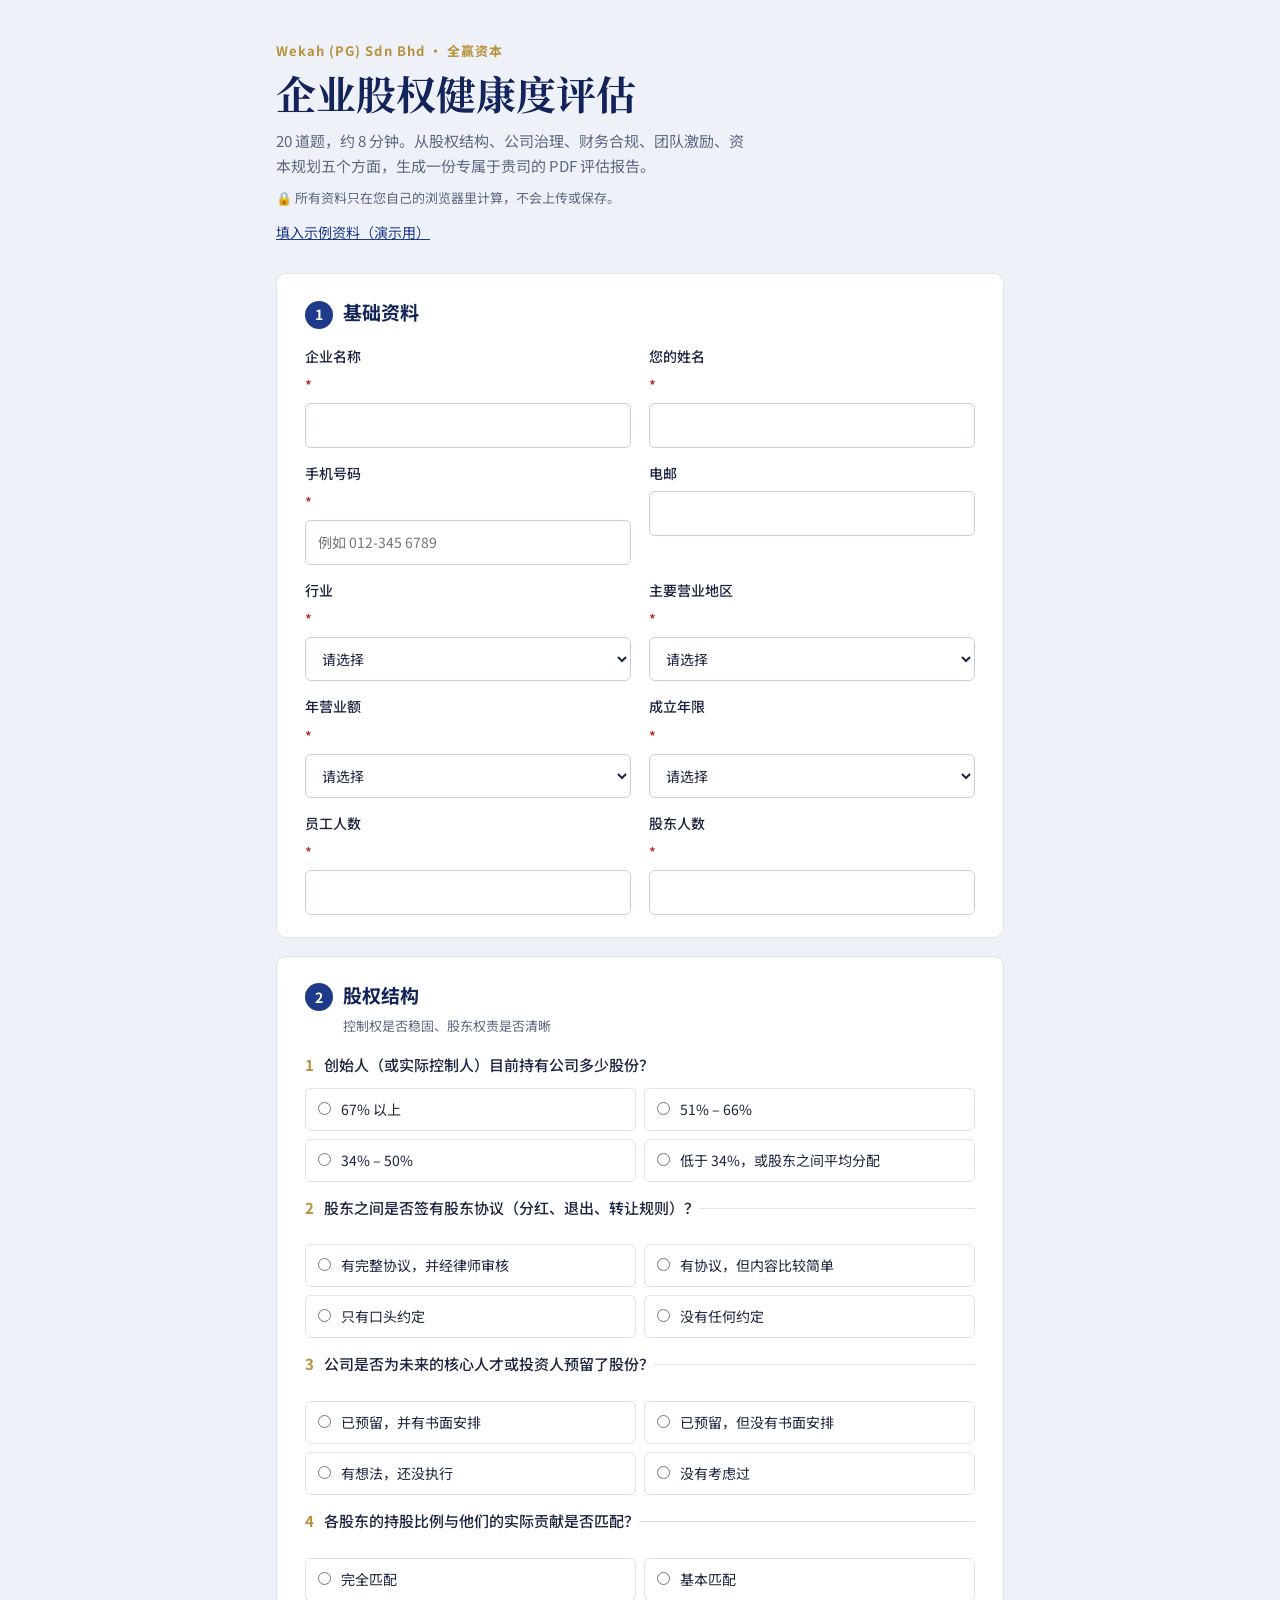
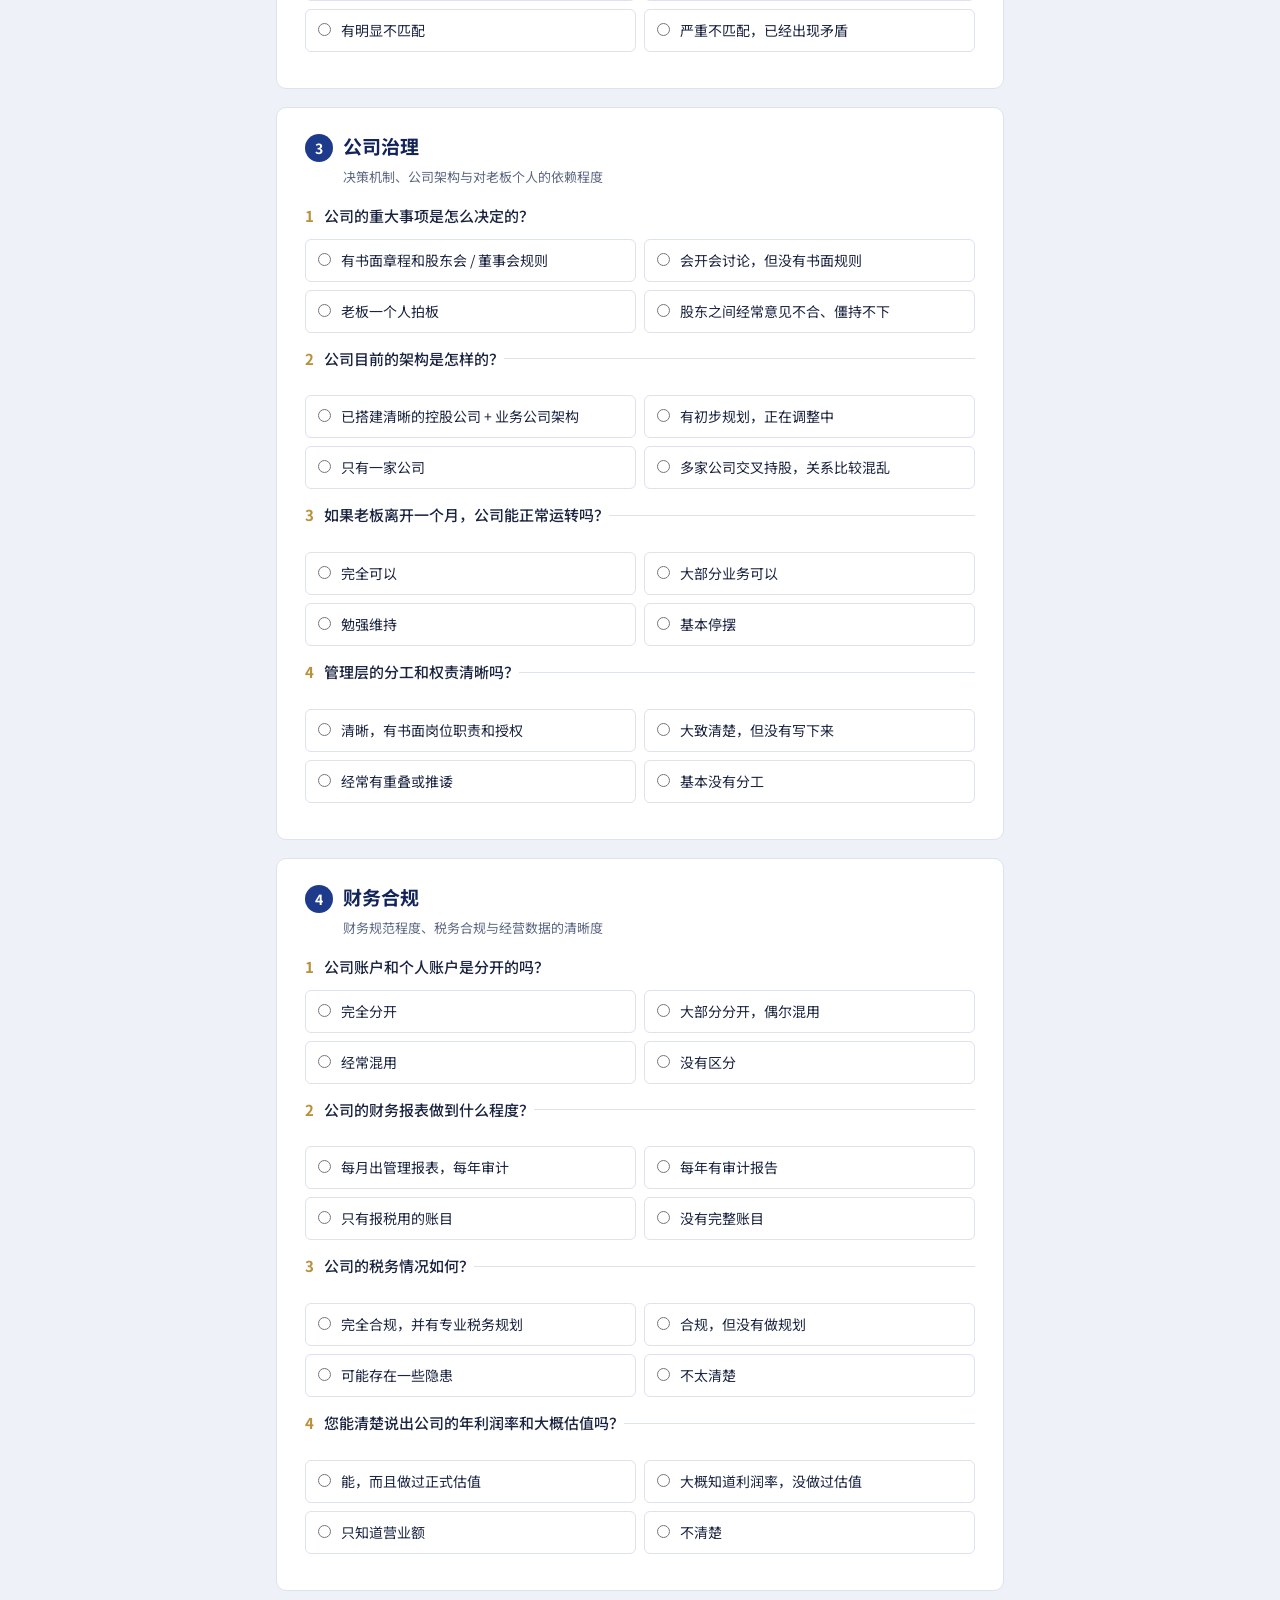
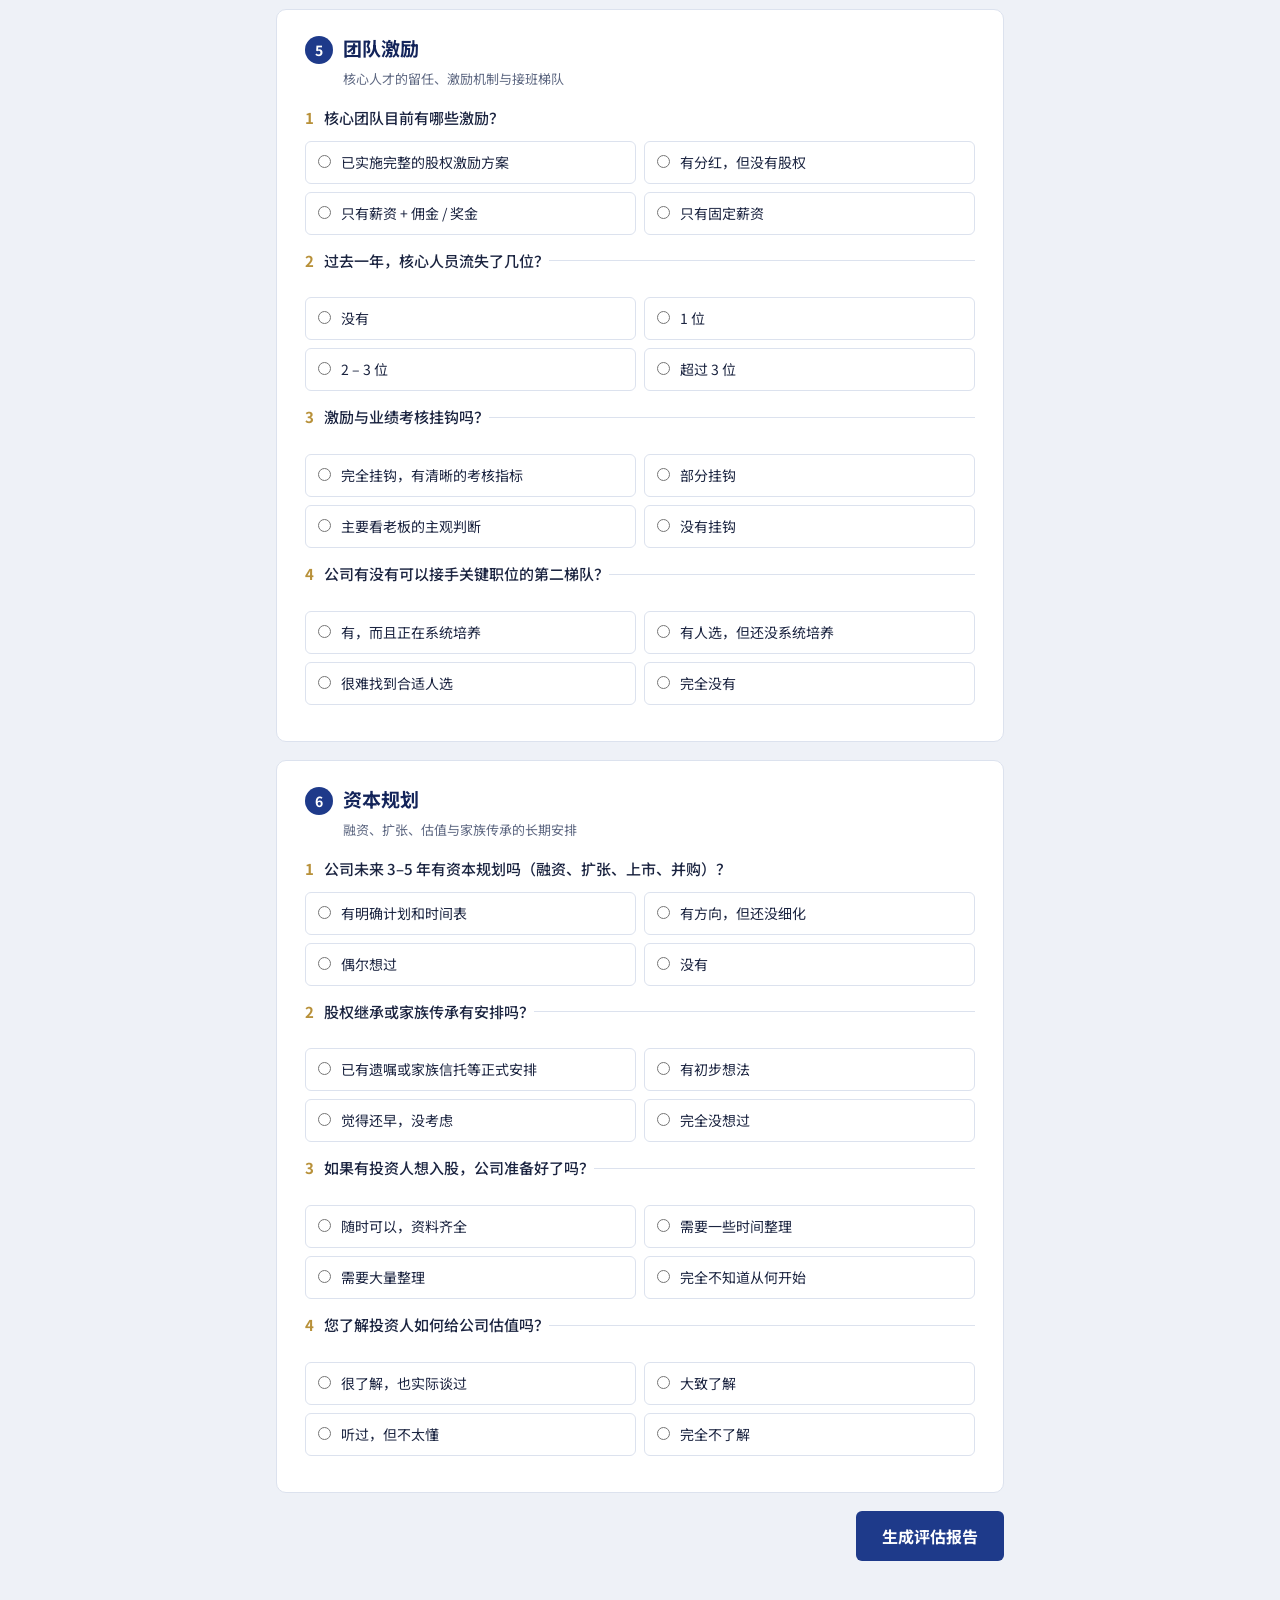
<file: index.html>
<!doctype html>
<html lang="zh-Hans">
<head>
<meta charset="utf-8">
<meta name="viewport" content="width=device-width, initial-scale=1">
<title>企业股权健康度评估 | Wekah</title>
<link rel="preconnect" href="https://fonts.googleapis.com">
<link rel="preconnect" href="https://fonts.gstatic.com" crossorigin>
<link rel="stylesheet" href="https://fonts.googleapis.com/css2?family=Noto+Sans+SC:wght@400;500;700&family=Noto+Serif+SC:wght@600;700&display=swap">
<link rel="stylesheet" href="assets/style.css">
</head>
<body>

<!-- ============ 填写页 ============ -->
<main id="formView" class="form-view">
  <header class="intro">
    <p class="eyebrow">Wekah (PG) Sdn Bhd · 全赢资本</p>
    <h1>企业股权健康度评估</h1>
    <p class="lede">20 道题，约 8 分钟。从股权结构、公司治理、财务合规、团队激励、资本规划五个方面，生成一份专属于贵司的 PDF 评估报告。</p>
    <p class="privacy">🔒 所有资料只在您自己的浏览器里计算，不会上传或保存。</p>
    <button type="button" class="link-btn" id="fillSample">填入示例资料（演示用）</button>
  </header>

  <form id="assessForm" novalidate>
    <section class="block">
      <h2><span class="step">1</span>基础资料</h2>
      <div class="grid">
        <label class="field">企业名称 <em>*</em>
          <input id="companyName" name="companyName" maxlength="60" autocomplete="organization">
        </label>
        <label class="field">您的姓名 <em>*</em>
          <input id="contactName" name="contactName" maxlength="30" autocomplete="name">
        </label>
        <label class="field">手机号码 <em>*</em>
          <input id="phone" name="phone" inputmode="tel" placeholder="例如 012-345 6789" autocomplete="tel">
        </label>
        <label class="field">电邮
          <input id="email" name="email" type="email" maxlength="80" autocomplete="email">
        </label>
        <label class="field">行业 <em>*</em>
          <select id="industry" name="industry"></select>
        </label>
        <label class="field">主要营业地区 <em>*</em>
          <select id="region" name="region"></select>
        </label>
        <label class="field">年营业额 <em>*</em>
          <select id="revenue" name="revenue"></select>
        </label>
        <label class="field">成立年限 <em>*</em>
          <select id="years" name="years"></select>
        </label>
        <label class="field">员工人数 <em>*</em>
          <input id="staff" name="staff" type="number" min="1" max="100000" step="1" inputmode="numeric">
        </label>
        <label class="field">股东人数 <em>*</em>
          <input id="shareholders" name="shareholders" type="number" min="1" max="200" step="1" inputmode="numeric">
        </label>
      </div>
    </section>

    <div id="questionBlocks"></div>

    <div id="formError" class="form-error" role="alert" hidden></div>
    <div class="actions">
      <button type="submit" class="primary">生成评估报告</button>
    </div>
  </form>
</main>

<!-- ============ 报告页 ============ -->
<div id="reportView" hidden>
  <div class="toolbar no-print">
    <button type="button" id="backBtn">← 返回修改</button>
    <span class="toolbar-hint">点右边按钮，在弹出窗口的「目的地 / 打印机」选「另存为 PDF」</span>
    <button type="button" class="primary" id="pdfBtn">下载 PDF 报告</button>
  </div>
  <div id="report" class="report"></div>
</div>

<script src="assets/rules.js"></script>
<script src="assets/app.js"></script>
</body>
</html>
</file>
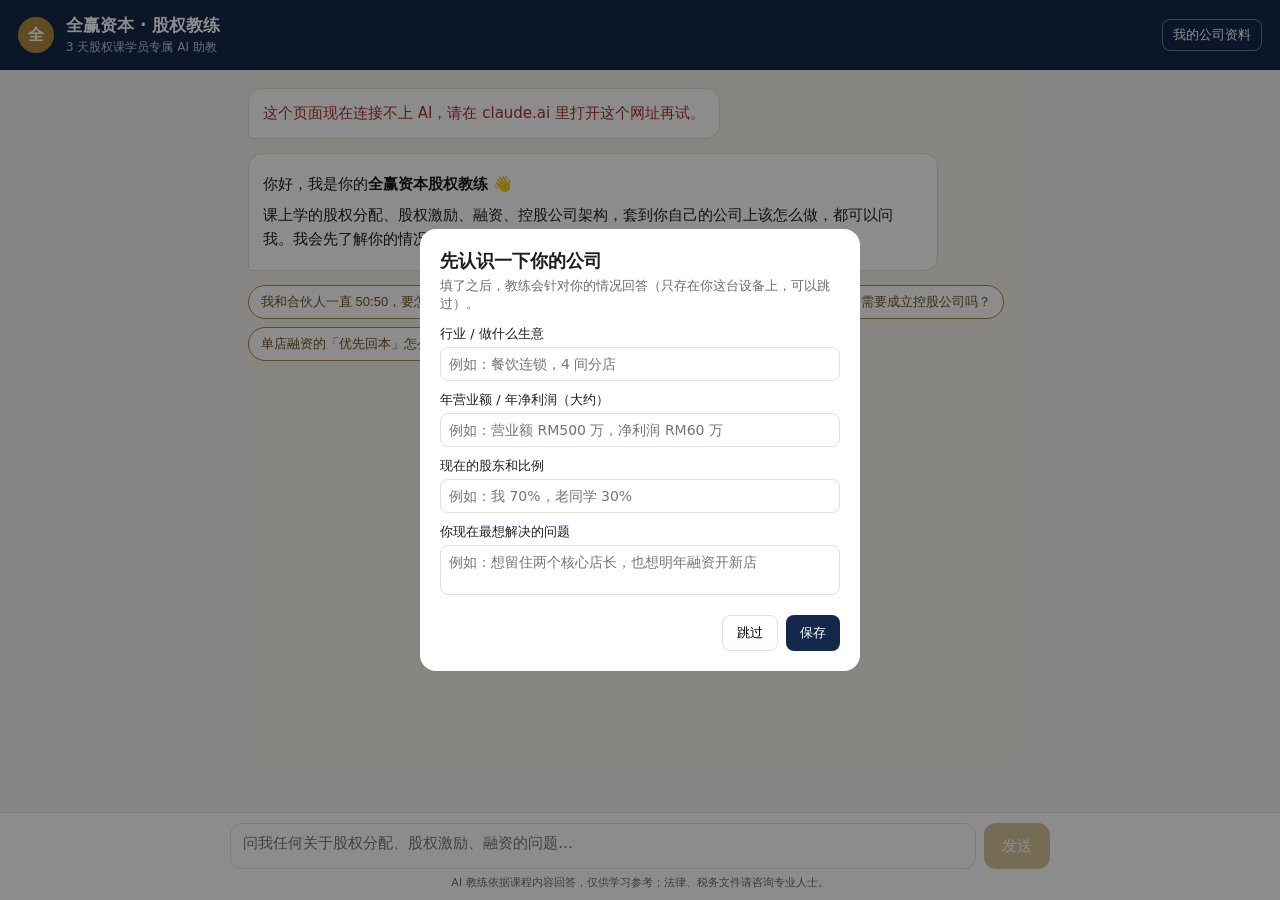
<file: ai-coach/index.html>
<!DOCTYPE html>
<html lang="zh-CN">
<head>
<meta charset="utf-8">
<meta name="viewport" content="width=device-width, initial-scale=1">
<title>全赢资本 股权教练</title>
<style>
:root{--bg:#f6f4ef;--card:#fff;--ink:#1d1d1f;--muted:#6b6b70;--gold:#b08a3e;--navy:#14284b;--line:#e4e0d6}
*{box-sizing:border-box}
body{margin:0;font-family:-apple-system,"PingFang SC","Microsoft YaHei",system-ui,sans-serif;background:var(--bg);color:var(--ink);height:100vh;display:flex;flex-direction:column}
header{background:var(--navy);color:#fff;padding:14px 18px;display:flex;align-items:center;gap:12px}
header .logo{width:36px;height:36px;border-radius:50%;background:var(--gold);display:grid;place-items:center;font-weight:700}
header h1{font-size:17px;margin:0}
header p{margin:2px 0 0;font-size:12px;opacity:.75}
header button{margin-left:auto;background:transparent;border:1px solid rgba(255,255,255,.4);color:#fff;border-radius:8px;padding:6px 10px;font-size:13px;cursor:pointer}
#chat{flex:1;overflow-y:auto;padding:18px;max-width:820px;width:100%;margin:0 auto}
.msg{margin:0 0 14px;display:flex}
.msg .b{padding:12px 14px;border-radius:14px;line-height:1.65;font-size:15px;max-width:88%;white-space:normal;word-wrap:break-word}
.msg.user{justify-content:flex-end}
.msg.user .b{background:var(--navy);color:#fff;border-bottom-right-radius:4px;white-space:pre-wrap}
.msg.bot .b{background:var(--card);border:1px solid var(--line);border-bottom-left-radius:4px}
.b h3,.b h4{margin:10px 0 4px;font-size:15px;color:var(--navy)}
.b ul,.b ol{margin:4px 0;padding-left:20px}
.b p{margin:6px 0}
.b table{border-collapse:collapse;margin:6px 0;font-size:13px}
.b td,.b th{border:1px solid var(--line);padding:4px 8px}
.chips{display:flex;flex-wrap:wrap;gap:8px;margin:4px 0 14px}
.chips button{background:#fff;border:1px solid var(--gold);color:#6e5520;border-radius:18px;padding:7px 12px;font-size:13px;cursor:pointer}
footer{border-top:1px solid var(--line);background:#fff;padding:10px}
form{display:flex;gap:8px;max-width:820px;margin:0 auto}
textarea{flex:1;resize:none;border:1px solid var(--line);border-radius:12px;padding:10px 12px;font:inherit;font-size:15px;height:46px;max-height:140px}
form button{background:var(--gold);color:#fff;border:0;border-radius:12px;padding:0 18px;font-size:15px;cursor:pointer}
form button:disabled{opacity:.5}
.note{font-size:11px;color:var(--muted);text-align:center;margin-top:6px}
#profile{position:fixed;inset:0;background:rgba(0,0,0,.45);display:none;align-items:center;justify-content:center;padding:16px}
#profile .card{background:#fff;border-radius:16px;padding:20px;max-width:440px;width:100%}
#profile h2{margin:0 0 4px;font-size:18px}
#profile p{margin:0 0 12px;color:var(--muted);font-size:13px}
#profile label{display:block;font-size:13px;margin:10px 0 4px}
#profile input,#profile textarea{width:100%;height:auto;border:1px solid var(--line);border-radius:8px;padding:8px;font:inherit;font-size:14px}
#profile .row{display:flex;gap:8px;margin-top:16px;justify-content:flex-end}
#profile .row button{border-radius:8px;padding:8px 14px;border:1px solid var(--line);background:#fff;cursor:pointer}
#profile .row .ok{background:var(--navy);color:#fff;border:0}
.err{color:#a33}
</style>
</head>
<body>
<header>
  <div class="logo">全</div>
  <div><h1>全赢资本 · 股权教练</h1><p>3 天股权课学员专属 AI 助教</p></div>
  <button id="editProfile">我的公司资料</button>
</header>
<div id="chat"></div>
<footer>
  <form id="f">
    <textarea id="q" placeholder="问我任何关于股权分配、股权激励、融资的问题…"></textarea>
    <button id="send">发送</button>
  </form>
  <div class="note">AI 教练依据课程内容回答，仅供学习参考；法律、税务文件请咨询专业人士。</div>
</footer>

<div id="profile"><div class="card">
  <h2>先认识一下你的公司</h2>
  <p>填了之后，教练会针对你的情况回答（只存在你这台设备上，可以跳过）。</p>
  <label>行业 / 做什么生意</label><input id="p_ind" placeholder="例如：餐饮连锁，4 间分店">
  <label>年营业额 / 年净利润（大约）</label><input id="p_rev" placeholder="例如：营业额 RM500 万，净利润 RM60 万">
  <label>现在的股东和比例</label><input id="p_sh" placeholder="例如：我 70%，老同学 30%">
  <label>你现在最想解决的问题</label><textarea id="p_goal" rows="2" placeholder="例如：想留住两个核心店长，也想明年融资开新店"></textarea>
  <div class="row"><button id="p_skip">跳过</button><button class="ok" id="p_save">保存</button></div>
</div></div>

<script>
const KNOWLEDGE = "===== 第二天：股权融资全攻略 =====\n企业永远的三个问题\n思维 资金 人才\n\f为什么要做股权融资\n 资金来源\n利润 贷款 融资\n\f股权融资的三个目的\n 加速 提升 进入\n企业发展 企业价值 资本市场\n细分第一 估值倍增 股权套现\n\f股权融资的四个特性\n不用 不用 不用 不用\n担保 抵押 利息 归还\n\f 股权融资是双面刃\n 好与坏，利与弊\n都掌握在操盘的老板身上\n 心态很重要\n\f我的股权投资经历分享\n成功 VS 失望\n（中...）\n\f 创始人Boss...\n 一定要了解股权融资...\n 对外：不是所有钱都能拿\n对内：融回来的钱 = 做能变现的事情\n\f 股权融资全攻略\n 企业架构\n融资要成立Holding Company？\n是选择Sdn Bhd / Berhad / LLP？\n 公司重组计划有什么好处？\n\f 马来西亚公司类别对比\n 有限公司 有限责任合伙公司\n 独资公司\n Sdn Bhd/Berhad Limited Liability\n Enterprise\n Partnership\n公司持有人 公司股东 合伙人 独资经营者\n对企业债务负责人 公司 有限合伙企业 独资经营者\n个人责任 董事/股东 合伙人不承担个人责任 无限责任，可以扩展到独资\n 不为公司附上个人责任 经营者的个人资产\n股东/合伙数量 最少1人和最高50人/无限 最少2人/无最高人数限制 仅独资经营者\n公司秘书/合规人员 合格公司秘书 合规人员，或LLP合伙人 不适用\n法定审计要求 除非合伙协议中另有规定，\n 需要审计 不需要审计\n 否则不强制执行\n年度合规事宜 必须在每个日历年提交年度 必须向公司委员会(CCM)提交\n 报告和财务报表 年度声明和偿付能力\n是否适合融资 适合 不推荐 不适合\n\f为什么要成立控股公司\n1.风险管控 3.重组股东结构\n2.融资的机动性 4.合并报表\n\f 设立控股公司 Holding Company\n 把所有业务合并起来启动融资\n 控股公司\n Sdn Bhd\n ABC\nSdn Bhd Sdn Bhd Sdn Bhd\n原有业务 开分店公司 启动新业务\n可以融资 可以融资 可以融资\n\f 控股公司可融资\n 控股公司\n 子公司 子公司 子公司\n子公司也可融资\n\f 控股公司可融资\n 控股公司\n 产业\n投资公司 子公司 子公司 子公司\n 子公司也可融资\n\f##单间公司业务重组\n 1个公司 Holding\n sdn bhd sdn bhd\n1234\n A店 B店 C店 D店\n旗下4间门店\n 各别门店/业务 = 单独sdn bhd\n\f##旗下股东同比例重组\n A股东-70%\n 成立 - AAA控股公司 B 股东 - 30%\n AAA公司\n 占股A、B、C、D 公司100%\n A公司 B公司 C公司 D公司\n A股东-70%A股东-70%A股东-70%A股东-70%\n B股东-30%B股东-30%B股东-30%B股东-30%\n\f##旗下不同股东占比重组\n 成立 - AAA控股公司 A 股东 - 220万\n 估值400万 B 股东 - 120万\n A股东55% - B股东30% - C股东15% C 股东 - 60万\n AAA公司\n 占股A、B、C、D 公司100%\n A公司 B公司 C公司 D公司\nA 股东 - 70% = 70万 A 股东 - 70% = 70万 A 股东 - 40% = 40万 A 股东 - 40% = 40万\nB 股东 - 30% = 30万 B 股东 - 30% = 30万 B 股东 - 30% = 30万 B 股东 - 30% = 30万\n 估值 100万 估值 100万 C 股东 - 30% = 30万 C 股东 - 30% = 30万\n 估值 100万 估值 100万\n\f\f\f 价格\n 14间公司\n收购价格 RM31,796,149\n 发新股 RM0.0201\n 新股量 1,581,898,000\n\f\f\fRestructure\n重组案例\n\f #系统集成行业\n 旗下有4间不同业务的Sdn Bhd\n 老板想要成立Holding Company 合并报表\n 问题是...A公司有很多产业\n A公司 B公司 C公司 D公司\n 持有很多产业\n一些贷款的抵押\n\f 旧A公司 变成个人\n 产业投资公司\n 成立 合并4家\n 公司报表\n Holding Co\n成立\n B公司 C公司 D公司\n新A公司\n只做生意\n\f#餐饮品牌集团\n 原创始股东是情侣关系\n 后来分开了但还是继续一起经营\n 直到大股东有另一半后开始有纠纷...\n A公司B公司C公司\n 餐饮直营店 餐饮直营店\n 中央厨房\n A股东-70%A股东-70%A股东-60%\n B股东-30%B股东-30%B股东-40%\n\f 成功融资 1mil = 20%\n 然后用公司跟B股东购买各别3间公司的股份\n 成立 Holding Company 估值 5mil\n A公司 B公司 C公司\n 餐饮直营店 餐饮直营店 中央厨房\nHolding 股东 - 70% Holding 股东 - 70% Holding 股东 - 60%\n B股东-30%B股东-30%B股东-40%\n 公司回购后 公司回购后 公司回购后\n Holding = 100% Holding = 100% Holding = 100%\n\f #老人护理中心\n 旗下开了4间护理中心\n 都是以个人名字去占股\n A公司 B公司 C公司 D公司\n （地点A） （地点B） （地点C） （地点D）\n A股东-30%A股东-30%A股东-35%A股东-72%\n其他股东 - 70% 其他股东 - 70% 其他股东 - 65% 其他股东 - 28%\n\f 融资 100万\n 控股公司 去收购旧股东股份\n A公司 B公司 C公司 D公司\n 占股：30% 占股：30% 占股：35% 占股：72%\n 要收购 70% 要收购 40% 要收购 16%\n = 100% = 70% = 51%\n占股：100% 占股：70%\n E 新公司 F 新公司\n\f 最终的企业架构图\n 创始人 投资者 员工池\n 70% 20% 10%\n创始人\n100%\n 控股公司\n 产业\n投资公司 子公司 子公司 子公司\n\f 股权融资全攻略\n股东结构\n 企业的治理结构\n 股东跟董事的责任\n投资者会对公司指指点点吗？\n\f 公司股东结构\n 创始股东 其他股东\n 资\n 本\n 董事局 运\n 作\n COO CEO CFO\n市\n场 执行高层\n运\n作 员工\n\f委任董事\n表决门槛：需要超过 50%（即 >50%） 的有表决权股份赞成即可通过。\n进行程序：通常在股东大会上投票决定，或者（针对Sdn Bhd）通过书面\n决议通过。\n特别注意：如果公司有制定《公司章程》（Constitution）或签署了《股\n东协议》（Shareholders' Agreement），\n需查看是否有赋予特定小股东“直接提名并指定董事”的特殊权利\n（Nominee Director Clause）。\n\f 辞退董事\n表决门槛：需要超过 50%（即 >50%） 的有表决权股份赞成\n特别通知：提议解雇董事的股东必须提前至少 28 天 向公司发出特别通知。\n实体会议：根据法令解雇董事不能仅通过书面决议完成，必须召开股东\n大会（General Meeting）\n注意事项：罢免董事的身份不影响其作为股东的股权（股份仍归其所有）\n 董事责任\n业务管理：签署合同、管理银行账户、聘用及管理员工、执行战略决策\n合规报告：按时向SSM提交年度报告及审计财务报表，确保税务合规等。\n财务管理：批准公司预算、决定是否向股东建议分红等。\n\f 董事投票 VS 股东投票\n 正常一人一票 按人头计（一人一票）\n 出现僵局Chairman 按股份计（一股一票）\n可额外决定性的一票。\n 表决事项 表决事项\n公司的日常运营、战略决策、 委任/解雇董事、修改章程、\n 签署重大合同等 批准股息等\n\f\f 股权融资全攻略\n转让&稀释\n 什么是股权稀释 & 转让？\n一直融资股权会越来越少吗？\n 比例跟价值的区别是？\n\f股权融资稀释和转让的区别\n股权稀释 股权转让\n公司发展 自己套现\n\f 假设现在创始股东A要转让10%给投资人A\n股\n权\n转\n让\n\f 假设创始股东A要再转让20%给投资人B\n股\n权\n转\n让\n\f 假设现在公司要稀释10%融资\n股\n权\n稀\n释\n\f 假设公司再次启动稀释20%融资\n股\n权\n稀\n释\n\f作为融资者&投资者\n 一定要搞清楚\n稀释&转让的区别\n\f 股权融资全攻略\n股权类型\n什么是普通股 & 优先股？\n 投资人都有投票权吗？\n 需要给投资人利息吗？\n\f股权融资的两种类型\n 普通股 优先股\nOrdinary Shares Preference Shares\n• 给股息政策 • 给一定的利息\n• 拥有投票权 • 无投票权\n• 可设计优先回本计划 • 可赎回可转换优先股（RCPS）\n• 有增值的空间 • 不可赎回可转换优先股（ICPS）\n • 可赎回优先股（RPS）\n • 可转换优先股（CPS）\n\f 可转换优先股（CPS）\n Convertible Preference Shares\n 可赎回优先股（RPS）\n Redeemable Preference Shares\n 可赎回可转换优先股（RCPS）\nRedeemable Convertible Preference Shares\n 不可赎回可转换优先股（ICPS）\nIrredeemable Convertible Preference Shares\n\f假设公司发起清算行为，债务分担次序如下\n有抵押债权人 银行贷款，抵押贷款等事项\n 供应商\n无抵押债权人 优先股债权人\n 政府税务/租金/员工薪水\n 普通股东 拥有普通股的股东\n\f 股权融资全攻略\n融资策略\n 针对行业设计融资策略？\n 如何获得投资人的青睐？\n股息分红和股权增值的区分？\n\f 股权投资2种回报\n股息分红 股权增值\n\f（普通股）策略\n股权 加盟费用\n增值\n + 产品奖励\n 股息政策\n\f 某餐饮品牌\n第一轮估值 ：700万\n第二轮估值 ：3000万\n1. 600万融资数额\n 2. 相关资源对接\n 3. 消费者变股东\n 4. 政府基金投资\n\f\f年份 估值 投资 股权 退场 回报\n2021 7M 700K 10%\n2023 30M 0 10% 3M 4x\n2025 60M 0 10% 6M 8x\n2026 100M 0 10% 10M 14x\n2027 150M 0 10% 15M 21x\n（投资 70万 > 回报 = 1500万 = 21倍++）\n\f\f\f\f\f\f\f（普通股）策略\n单店\n融资\n + 优先回本\n 计划\n\f VS\n开店成本 - 50万 开店成本 - 50万\n老板 - 10万 - 20% 老板 - 00万 - 75%\n金主 - 40万 - 80% 金主 - 50万 - 25%\n\f年业绩 2,500,000 净利润（20%） 500,000\n 净利润 500,000 x PE 4 = 估值 2,000,000\n老板 0资金 = 75% 投资人 500,000 = 25%\n 股权 25% x 分红 75%\n 普通回本 25% 优先回本 75%\n年份 利润 分红 25% 年份 利润 分红 75%\nYear 1 500,000 125,000 Year 1 500,000 375,000\nYear 2 500,000 125,000 Year 2 500,000 375,000\nYear 3 500,000 125,000\nYear 4 500,000 125,000\n首4年投资人分红回报 500,000 首2年投资人分红回报 750,000\n\f 20个x 50k\n 总融资 100万\n创始人 投资人\n 70% 30%\nSdn Bhd（估值3.33m）\n （PAT1.4mil x PE 2.4）\n前2年优先回本计划\n股权 30% x 分红 70%\n\f\f 60个x 30k\n 总融资 1.8mil\n创始人 投资人\n 70% 25%\nSdn Bhd（估值6m）\n （PAT1mil x PE 6）\n前2年优先回本计划\n股权 25% x 分红 90%\n\f\f\f 1 x 350k\n 总融资 360k\n创始人 投资人\n 70% 30%\nSdn Bhd（估值1.2m）\n （PAT300k x PE 4）\n 优先回本计划\n股权 30% x 分红 100%\n\f 5个人\n 总融资 2.5mil\n创始人 投资人\n 60% 40%\nSdn Bhd（估值6.25m）\n （PAT 1mil++ x PE 6）\n 优先回本计划\n投资人40% = 先分100%\n\f门店1 门店2 门店3 门店4\n 直营 单店优先回本策略\n 投资联营\n\f OPTION\nSwap Share 换股机制\n 集团控股公司\n ABC\n 门店 门店 门店\n 短期利益 + 长期利益\n 股息分红 股权增值\n\f（优先股）策略\n • 可赎回可转换优先股（RCPS）\n • 不可赎回可转换优先股（ICPS）\n • 可赎回优先股（RPS）\n • 可转换优先股（CPS）\n\f\f\f 股权融资全攻略\n 融资渠道\n上众筹平台跟私募有什么分别？\n 上众筹平台的条件是？\n 私下融资是否合法合规？\n\f众筹平台 私募融资\n 公开融资 私下融资\n 可投放广告 不可打广告\n时间至少6-8个月 时间大约2-3个月\n 平台收费5-8% 不需被抽\n融资金额最高20M 融资金额不限\n\f合法股权众筹平台\n\f 上众筹平台有有什么好处\n新资金 支持者 知名度\n政府MyCIF最高1mil COSIF最高20mil\n 目前可众筹金额高达2000万\n 连接平台资源迈向机构融资\n\f\f\fSector Industry Co-Investment Amount\n 1.航空航天\n 2.化工 • 共同投资比例 1:1\n优先领域\n 3.电气与电子 • 每个项目最高RM2000万\n(Priority Sectors)\n 4.制药 • P2P融资优惠利率0.5%\n 5.医疗器材\n 1.数码与资讯通讯科技 9.矿物\n 2.汽车 10.棕榈油相关产品\n 3.食品加工 11.石油及石化产品\n • 共同投资比例 1:2\n其他领域 4.全球服务与专业服务 12.铁路\n • 每个项目最高RM1000万\n(other Sectors) 5.清真产业 13.橡胶制品\n • P2P融资优惠利率0.5%\n 6.机械与设备 14.造船与船舶维修\n 7.制造相关服务 15.纺织、服装与鞋类\n 8.金属 16.木材、纸张与家具\n 1.先进材料\n新增长领域 • 共同投资比例 1:1\n 2.电动车\n(New Growth • 每个项目最高RM2000万\n 3.再生能源\nSectors) • P2P融资优惠利率0.5%\n 4.碳捕捉、利用与封存\n\f\f\f 符合上股权众筹的基本条件\n1. 至少有经营历史，有12个月以上最好\n2. 业绩有持续增长，具备盈利更加分\n3. 有未来发展规划，爆发力强的业务\n4. 有可复制的能力，亮点（品牌,用户,数据）\n5. 有核心的股权合伙人（或核心员工）\n6. 有意向投资人（或是潜在名单）\n\f 上线众筹平台的流程&时间\n官方面试 尽调 DD 筹备素材 PreLive\n正式上线 申请MyCIF 完成目标 资金到位\n 6个月-8个月左右\n\f\f 金融路线图\nFinancial RoadMap\n\f\f\f市值到财务 以终为始\n 支撑市值的业绩&利润\n财务到业务 分解财务\n 如何通过业务完成指标\n 市场份额\n业务到市场 是否有足够市场拓展\n\f\f1000亿市值 / 市盈率 20x = 50亿 净利润\n50亿净利润 / 10% 净利润率 = 500亿销售额\n500亿销售额 / 200万 单店销售 = 25,000 店\n500亿销售额 / 300万 单店销售 = 16,500 店\n500亿销售额 / 400万 单店销售 = 12,500 店\n\f对于企业未来的规划\n清晰度 能见度\n自己想明白 不仅相信\n 也相信了 还看到路了\n 指标\n\f金融路线图（FRM）\n利润 倍数 估值 回报\n业务能力 杠杆 价值和离场回报\n\f金融路线图 FinancialRoadMap\n\f 金融路线图 FinancialRoadMap\n2025 10,000,000 10% 1,000,000\n2026 12,000,000 2,400,000 10 24,000,000 10% 2,400,000\n2027 17,500,000 3,500,000 14 50,000,000 10% 5,000,000\n2028 30,500,000 6,100,000 18 110,000,000 10% 11,000,000\n2029 54,500,000 10,900,000 22 240,000,000 10% 24,000,000\n2030 100,000,000 20,000,000 25 500,000,000 25% 75,000,000\n\f\f 某护理中心品牌\n 金融路线图 FinancialRoadMap\n 2024 5家 1,000,000 5 5,000,000 20% 1,000,000\n 2025 7家 1,650,000 6 10,000,000 15% 1,500,000\n 2026 10家 2,500,000 7 18,000,000 10% 1,800,000\n 2027 15家 3,750,000 8 30,000,000 10% 3,000,000\n 2028 20家 5,000,000 10 50,000,000 10% 5,000,000\n平均1家 PAT RM250,00\n\f\f 某农业科技企业\n 金融路线图 FinancialRoadMap\n 2021 10,000,000 -0 12,000,000 8+% 1,025,500\n 2023 17,000,000 1,000,000 20,000,000 0 0\n 2024 30,000,000 3,000,000 10 30,000,000 10% 3,000,000\n 2025 50,000,000 5,000,000 11 55,000,000 20% 11,000,000\n 2026 80,000,000 8,000,000 12 100,000,000 15% 15,000,000\n 2027 130,000,000 13,000,000 13 180,000,000 25% 45,000,000\n平均 PAT Margin = 10%\n\f 金融路线图\n20min 现场作业\n\f 企业家经常要思考，\n 不是有多少钱才做多少事，\n而是想做多少事需要多少钱。\n\f回报 X 风险\n\f 股权投融资是\n 高风险高回报的游戏\n 最惨的局面 = Total lost\n赢的时刻 = （3倍-30倍）都有可能发生\n\f 绝对不要给予\n “投资保证”\n所有的投资都是有风险的\n\f将投资16,000,000林吉特，\n其中4,000,000为A系列普通股，\n12,000,000为A系列优先股(“A系列优先股融资”)。\n此次投资基于32,770,000林吉特的投前股权估值，投资者将拥\n有公司全部稀释和转换后股份的32.8%。\n\f5年内没有进行合格的首次公开募股或者任何创始人不再作为公司高管积极参与公司的\n业务运营，\n则投资者将有权(不受任何限制)要求公司回购其A系列优先股，或要求创始人购买其A系\n列优先股，其中任一情况下的价格均等于该优先股的原始认购价格加上10%内部收益率\n的回报总额\n\f公司将获得并维持董事和高管保险，为其董事和高管提供保险\n覆盖，具体金额由投资者自行决定。公司将维持“关键人物”人寿\n保险，针对投资者自行决定的某些关键高管的生命，具体金额\n由投资者自行决定\n\f金融路线图（FRM）\n利润 倍数 估值 回报\n业务能力 杠杆 价值和离场回报\n\f 投资回报\n 是投资人关注点之一\nFRM 就能预测未来的回报率\n\f 股权融资的退出机制\n成功上市 合并收购 股权转售\nECF二级市场 回购计划 清算退出\n\f\f 2018\n 项目启动融资\n 估值\n RM 28 mil\nRM 58 mil - RM 96 mil\n 12倍 - 21倍\n\f 股权投资2种回报\n股息分红 股权增值\n\f\f40% 股权： 投入 RM40,000。\n股东预付款 (Shareholder's Advance)：\n价值 RM4,360,000。\n重点： 这笔预付款是免息 (Interest-free) 且无抵押 (Unsecured) 的，但享有优先清偿权。\n\f现金流优先权 (Priority Distribution)\n• 每一个季度，公司必须把税后盈利 (PAT) 加回折旧 (D&A) 的 70% 拿来还债，\n•如果 24 个月还没还完，比例升到 90%。\n\f明确了公司的目标退出估值为 EBITDA 的 12 倍。\n•如果公司未来寻求 IPO（上市）或者有新的战略投资者（Strategic Investor）想要入股，\n•投资方 的股份价值将按照这个倍数来锁定。\n•投资方可选择以现金形式获取退出补偿，或将其投资(包括任何未结清的股东预付款)\n转换为目标上市实体或接受战略投资实体的股份。\n\f核心退出路径：回售选择权 (Put Option)\n如果 36 个月内没有实现上市或退出，投资方 有权强行要求大股东（大股东）买回股份。\n其退出金额的计算方式是**“二选一，取其高者”**：\n•路径 A（保底收益）： 投资总额（RM 4.4m）+ 10% 的年化内部收益率 (IRR)。\n•路径 B（盈利溢价）： 按照公司当时 10 至 15 倍的 EBITDA 进行估值。\n•计算公式： 最终支付给 投资方 的金额 = [上述二者之高者] 减去 [投资方 已经通过季度分派收回的现金]。\n退出保护触发点 (Triggers)\n•如果在 36 个月内收回的本金少于 80%，投资方 可以立即行使回购权。\n\f\f\f财务预测（一） * 本预测基于该品牌当前门市综合数据推算\n年份 年收入 净利润率 净利润 利润分配比例 利润金额 分红率 分红金额 每单位分红金额\n （RM ） （%） （R M） （%） （R M ） （%） （RM） （RM）（分红金额 ÷ 10单位）\n第1年 7.8 mil 12% 936,000 70% 655,200 100% 655,200 65,520\n第2年 7.8 mil 12% 936,000 70% 655,200 100% 655,200 65,520\n第3年 7.8 mil 12% 936,000 70% 655,200 100% 655,200 65,520\n第4年 7.8 mil 12% 936,000 70% 655,200 100% 655,200 65,520\n第5年 7.8 mil 12% 936,000 70% 655,200 60% 393,120 39,312\n第6年 7.8 mil 12% 936,000 70% 655,200 60% 393,120 39,312\n第7年 7.8 mil 12% 936,000 70% 655,200 60% 393,120 39,312\n第8年 7.8 mil 12% 936,000 70% 655,200 60% 393,120 39,312\n第9年 7.8 mil 12% 936,000 70% 655,200 60% 393,120 39,312\n第10年 7.8 mil 12% 936,000 70% 655,200 60% 393,120 39,312\n\f 财务预测（二） * 本预测基于商场餐饮门市综合数据推算\n 年份 年收入 净利润率 净利润 利润分配比例 利润金额 分红率 分红金额 每单位分红金额\n （RM ） （%） （R M） （%） （RM） （%） （ R M） （RM）（分红金额 ÷ 10单位）\n 第1年 9.6 mil 12% 1.152 mil 70% 806,400 100% 806,400 80,640\n 第2年 9.6 mil 12% 1.152 mil 70% 806,400 100% 806,400 80,640\n 第3年 9.6 mil 12% 1.152 mil 70% 806,400 100% 806,400 80,640\n 第4年 9.6 mil 12% 1.152 mil 70% 806,400 60% 483,840 48,384\n 第5年 9.6 mil 12% 1.152 mil 70% 806,400 60% 483,840 48,384\n 第6年 9.6 mil 12% 1.152 mil 70% 806,400 60% 483,840 48,384\n 第7年 9.6 mil 12% 1.152 mil 70% 806,400 60% 483,840 48,384\n 第8年 9.6 mil 12% 1.152 mil 70% 806,400 60% 483,840 48,384\n 第9年 9.6 mil 12% 1.152 mil 70% 806,400 60% 483,840 48,384\n 第10年 9.6 mil 12% 1.152 mil 70% 806,400 60% 483,840 48,384\n财务预测备注：\n（一）收入预测：基于商场其他餐饮门市综合数据推算，并采用商场门市甲（RM550k/月）及商场门市乙（RM250k/月）预计营业额，年化总收入达RM9.6mil。\n（二）净利润计算：按照餐饮门市行业12%的平均利润率测算，全年净利润预计为RM1.152mil。\n（三）利润分配：依据公司分红政策，利润的30%将用于运营留存，而70%则用于分红。\n\f 10个人\n 总融资 5.5mil\n创始人 投资人\n 60% 40%\nSdn Bhd（估值13.7m）\n （PAT 2.28mil++ x PE 6）\n 优先回本计划\n投资人40% = 先分100%\n回本后额外 20%的分红\n\f门店1 门店2 门店3 门店4\n NEW NEW\n 今年即将达到14间门店\n NEW NEW\n\f第一步：预测单店财务模型\n 单店成本总投入预测\n项目成本总投入 Total 500,000 单店估值预测\n 1.门店装修 300,000\n 2.运营成本 150,000 年度例如 360,000\n 3.营销推广 50,000\n 单店财务模型预测 市盈率 P/E 4.6x\n 年度收入 2,400,000\n 利润率 15%\n 公司估值 1,666,000\n 年度利润 360,000\n 以上预测都是虚拟数据\n\f第二步：预测融资目标&策略\n 融资策略设计\n 公司估值 融资金额 股权占比 回本前比列 回本后比列\n 1,666,000 500,000 30% 30% + 70% 30%\n 每单位投资设计\n 每单位投资 每单位占比 每单位回本前比列 每单位回本后比列\n 50,000 3% 3% + 7% 3%\n 以上预测都是虚拟数据\n\f第三步：预测投资回报周期\n 回本前比例 回本后比例\n年份 年收入 净利润 股息分配 70%\n 30% + 70% 30%\nYear 1 2,400,000 360,000 252,000 252,000\nYear 2 2,400,000 360,000 252,000 252,000\nYear 3 2,400,000 360,000 252,000 75,600\nYear 4 2,400,000 360,000 252,000 75,600\nYear 5 2,400,000 360,000 252,000 75,600\n 按预测计算 投资者回本周期_2_年\n 以上预测都是虚拟数据\n\f股权投融资要特别注意条款\n 拖售权 随售权\nDrag-Along Tag-Along\n（大股东拖着小股东卖） （小股东跟着大股东卖）\n\f 股权融资全攻略\n投资配套\n 设计多少金额比较合适？\n私下融资适合做小配套吗？\n 投资一定要跟着配套吗？\n\f 私募融资\n建议：RM20k - RM50k - RM100k\n 众筹平台\n建议：RM3k - RM50k （多个）\n\f 股权融资全攻略\n融资群体\n 谁是适合做投资人？\n 到哪里找天使投资人？\n上众筹平台就一定有投资人？\n\f股权融资的六种投资群体\n1.3F（家人，朋友，天使）\n2.企业的用户粉丝\n3.上下游供应商\n4.天使投资机构（早期投资）\n5.创投投资机构（中后期投资）\n6.上课的圈子（资本课）\n\f 股权融资全攻略\n融资文件\n 启动融资要准备什么文件？\n 合约内容有什么特别注意？\n合约一定要经过律师准备吗？\n\f投资条款 投资合约 持股平台合约\n\f 股权融资的时机\n1.在不缺钱的时候启动融资\n2.在进入高速增长点的时候\n投融资是锦上添花的游戏\n 没有雪中送炭的故事\n\f创业者做BP到底为了什么？\n1、让创业者能够梳理项目的“逻辑性”\n2、让投资人对你的项目“感兴趣”\n 找资金 找伙伴 找资源\n\f学会以投资人的视角做BP\n\f BP内容的核心重点\n1. 项目概况 6. 竞争分析\n2. 团队介绍 7. 商业模式\n3. 行业痛点 8. 运营现状\n4. 解决方案 9. 未来规划\n5. 市场规模 10.财务信息\n\f1、项目概况\n一句话介绍项目\n2、项目概况\n简单的介绍公司发展\n\f3、市场痛点\n有什么机会值得你去做？\n4、解决方案\n你用什么方法去解决？\n\f5、市场规模\n为什么值得你去发展？\n市场还有空间吗？\n\f6、竞争分析\n我们产品跟别人有何不同\n\f7、运营现状\n目前我们做到怎样了？\n成长的速度如何？\n\f8、未来规划\n未来我们打算如何去拓展？\n用什么方式？\n\f9、团队介绍\n团队是一切的根本\n体现出：由谁来操盘？\n这个是很关键的\n\f10、财务信息\n3-5年的财务预测\n你的融资计划？\n你想要融资多少钱？\n你会如何用这笔钱？\n\f完整的BP其实就是一个故事\n1. 你是做什么的？> 项目概况\n2. 为什么要去做这件事情？行业问题？> 行业痛点\n3. 你打算如何去做？什么方案？> 解决方案\n4. 这个市场有多大？值得去发展吗？> 市场规模\n5. 你跟竞争对手有何不同？为什么能做？> 竞争分析\n6. 你们通过怎样的商业模式去盈利？> 商业模式\n7. 目前你们做到如何？在市场验证了吗？> 运营现状\n8. 未来打算如何发展？有什么计划？> 未来规划\n9. 凭什么是你们来做？你们有什么能力？> 团队介绍\n10.你打算融资多少？会如何运用资金？> 财务信息\n\n\n===== 第三天：合伙人股权设计与股权激励 =====\n企业永远的三个问题\n思维 资金 人才\n\f 一个著名的\n网红与企业家故事\n 数字： 51:39:10\n （如有雷同，纯属巧合）\n\f\f\f为什么有些企业\n不愿意找合伙人\n不舍得分钱？\n\f不舍得 / 不愿意分 = 饼太小\n\f资本思维 = 正和游戏\n每个人都是赢得一方（包含投资人/合伙人/核心员工）\n\f传统思维的老板注重什么？ 资本思维的老板注重什么？\n比例 价值\n> 100% = 100万 > 10% = 100万\n 公司总价值 = 1000万\n\f 轻财足以聚人,\n 量宽足以得人,\n分天下者方能得天下\n\f 企业成事的三个“人”\n合伙人 打工人 投资人\n\f 股权类别+进入机制\n管理合伙 员工合伙 投资合伙\n\f 第一种\n量化责任\n人力 金钱\n产品 技术\n资源 销售\n\f第二种 @ 管理岗位（铁三角）\n l 战略方向 大股东\n梦想家 l\n l\n 愿景使命\n 激励人心\n 70% - 40%\n l 管理财务 二股东\n执行家 l\n l\n 人才培训\n 运营管理\n 20% - 40%\n l 市场营销 三股东\n外交家 l\n l\n 品牌推广\n 扩展渠道\n 15% - 30%\n\f 第三种 @ 权、责、利分配\n权责利\nA：55% A：大方向/找钱 A：40%\nB：25% B：日常管理/行政 B：30%\nC：20% C：销售/营销 C：30%\n\f Join Venture\n 合资创业的股权设计\n70% 51% 49% 30%\n 子公司 参投公司\n 有控制权 老二思维\n 想要合并报表 可设计股权认购权\n\f合伙人创业的五大关键\n1.不要平均分配股权\n2.要用绝对被认可的老大\n3.能力、资源和性格上互补\n4.交钱才能交心\n5.拟定合伙人股东协议书\n\f合伙股东协议书主要内容\n1、进入机制 4、分钱机制\n2、岗位职责 5、回购协议\n3、投票协议 6、退出机制\n\f股权设计是一种艺术\n没有绝对的标准，彼此舒服即合理\n 一定要谨记\n但是！ 1、进入有条件\n 2、退出有机制\n\f 假设一开始就错误分配\n 该如何处理？\n1、谈判回购 3、另起炉灶\n2、增资扩股 4、动态调整\n\f A股东\n 60% A股东烦恼如何调整\n B股东 就应该思考\n B股东\n 想跟A股东\n 25% 1.是集团主要业务吗？\n 回购 26%\n 2.是打算财务并表吗？\n C股东 3.主要的负责的是谁？\n 15%\n1.如果是A的主要业务，那基本就不会去妥协股权比例，而是探讨利益的问题\n2.如果不是主要业务，并且主要是B去负责运作，那基本可以谈判做调\n3.比如26%可以分成3年时间，8% ，8%，10% or +巴仙率\nyear 1 - 业绩达标 + 30%\nyear 2 - 业绩达标 + 30%\nyear 3 - 业绩达标 + 30%\n回购的价，可以按照当时投入资金 x 倍数 or + 巴仙率来回购\n4.并拟定协议，未来如果总公司启动上市计划，A股东有权回购所有该公司股权\n\f\f10年后创始人甲和合伙人乙让妻子各自离开，\n并转让25%给回创始人甲和合伙人乙\n 创始人甲 甲的配偶 合伙人乙 乙的配偶\n 25% 25% 25% 25%\n 某知名火锅连锁公司\n\f13年后让创始人甲再度让合伙人离开，\n并按照13年出资价格回购18%\n 创始人甲 合伙人乙\n 68% 32%\n 某知名火锅连锁公司\n\f 1、创始人甲的股权意识\n最总CEO创始人甲总占股 2、合伙人乙的情商与智慧\n68%的股权（绝对控股）\n 3、股权分配的动态调整\n 创始人甲 合伙人乙\n 68% 32%\n 某知名火锅连锁公司\n\f股权分配错误的代价\n 不仅是钱的问题\n而是整个公司的前景\n\f 如何做股权架构\n保护创始人对企业的控制权\n\f\f 3大方式掌控公司\n公司法控制 协议控制 股权布局控制\n• 股份控制 • 委任投票权 • 持股平台\n• 章程修改 • 一致行动人 • GP/LP控制\n• AB 股 协议\n\f案例一：股份控制\n75% 51% 10% 人数\n绝对控制权 实际控制权 召开会议权 人数投票权\n\f 允许上市公司\n推出双类股上市模式\n（dual class shares）\n\f案例二：AB 股\n 30股 A类股票 70股 B类股票\n 30 x 10票 = 300票 70 x 1票 = 70票\n 小明 - 30% 小黄 - 70%\n （30股） （70股）\n 公司（总量100股）\n\f案例三：协议控制\n B、C、D 签投票权委托\n 或者其他股东都签一致行动人协议\n A-40%B-30%C-20%D-10%\n 公司\n\f案例四：股权布局控制\n 持股平台持股\n A股东进入持股\n 担任法人代表\n D-20%\n A - 40% B - 20% C - 20% （LLP）\n 公司\n\f 持股平台持股\n案例五：股权布局控制 A、B、C - 3个股东\n 5%-A\n 12.5% - B\n 12.5% - C\n D-30%\n A - 40% B - 15% C - 15% （LLP）\n 公司\n\f\f\f\f为什么要做股权激励\n 让员工变合伙人\n留住才人 吸引人才\n\f\f 一个是属于某大型科技集团合伙人持有\n一个是该集团及其关联公司员工持有\n\f\f 7.9% = 约3.95亿\n 上市市值\n 26个 key employees\n涨幅到50亿 人均 15mil 身家\n\f 金融路线图 FinancialRoadMap\n2024 10,000,000 10% 1,000,000\n2025 12,000,000 2,400,000 10 24,000,000 10% 2,400,000\n2026 17,500,000 3,500,000 14 50,000,000 10% 5,000,000\n2027 30,500,000 6,100,000 18 110,000,000 10% 11,000,000\n2028 54,500,000 10,900,000 22 240,000,000 5% 12,000,000\n2029 100,000,000 20,000,000 25 500,000,000 5% 25,000,000\n500mil 上市估值 x 0.5% = RM2.5mil\n\f想赚钱，先学会分钱激励\n 因为你能成功，\n是因为绝大多数人（你的团队）\n 希望你能成功。\n\f过去的老板 VS 现在的老板\n 忙着赚钱 忙着分钱\n 财务保密 财务透明\n 蛋糕越做越小 蛋糕越做越大\n 越做越辛苦 越做越轻松\n公司赚钱 = 老板赚钱 公司赚钱 = 大家赚钱\n\f股权激励改变的不是店规\n 而是“行规”\n\f 大企业都会设计股权激励，\n也是为了吸引优秀人才加入！\n\fA公司 VS B公司\n 有底薪 也有底薪\n 有佣金 也有佣金\n 有奖金 也有奖金\n但没有成为股东的机会 有机会成为股东合伙人\n\f员工配股计划\n员工入股计划\n成为合作伙伴\n\f 激励的对象很重要\n 透过有效的互动\n看看员工是否是靠谱的人\n\f向员工互动了解的10个问题\n1.我们公司靠什么赚钱?\n2.说说你的工作对公司有何贡献?\n3.你可以如何帮公司赚钱?\n4.如果公司让你做这件赚钱的事,你会怎么做?\n5.你最近有什么障碍?\n6.你有需要我帮你什么吗?\n7.你如何让自己工作更有效率?\n8.以你对我们顾客的了解,他们最需要什么?\n9.我们还可以再给顾客提供什么?\n10.公司那些人,事,物,部份妨碍你把事做好?\n\f 股权激励三部曲\n1、先给钱（浮动薪金）\n2、后给权（晋升机制）\n3、再给股（股权激励）\n\f 激励阶段\n 短期 中期 长期\n• 基本薪金 • 部门分红 • 股权激励\n• 销售佣金 • 岗位分红 • 利润分红\n• 法定福利 • 团队抽成 • 成为股东\n\f 激励形式 （定类型）\n 持股方式 （定架构）\n 授予对象 （定对象）\n股权激励 授予数量 （定数量）\n 八步法 行权价格 （定价格）\n 成熟计划 （定条件）\n 回购价格 （定价格）\n 回收条件 （定规则）\n\f 第一步：激励形式\n红股 实股 期股\n门店分红 分公司股份 员工期权计划\n项目分红 总公司股份 （ESOS）\n\f 员工型股东入股的方程式\n 先虚后实 先少后多\n先虚拟分红再给实股 渐进式的增加股份\n 先考后给 先借后还\n通过KPI对赌置换股 入股资金写欠条\n\f轮胎批发工厂\n 红股激励\n 形式：购买\n 份额：2.5%\n分红：净利润\n\f虚拟分红激励模式\n进入机制\nABC有限公司依据所呈交过往的经营数据，经过专业评估后，\n依据公司目前财务状况以及收入增长与稳定度，\n将捆绑旗下4家有限公司联合对【特别人物】发放虚拟分红权益，\n以每份2.5%为单位，每份售价为RM50,000。单位有限日期为5年。\n1、a先生以RM50,000购买 ABC有限公司2.5%虚拟分红权益，\nxxx日期起将享有该有限公司财务年所呈报的\n净利润2.5%的分红权益，期限为5年既2020 - 2025年。\n\f退出机制\nABC有限公司所发放的虚拟分红权益单位期限为5年，以下则是退出方式的条件与回购\n协议。\n自本协议签定日起，如a先生正常离职或被或解聘，a先生所拥有ABC有限公司的2.5%\n虚拟分红权益，将按照一下条例回购并终止协议。\n1、第一年离职或被解聘，将会以RM10,000回购该权益\n2、第二年离职或被解聘，将会以RM20,000回购该权益\n3、第三年离职或被解聘，将会以RM30,000回购该权益\n4、第四年离职或被解聘，将会以RM40,000回购该权益\n5、第五年离职或被解聘，将会以RM50,000回购该权益\n6、第六年离职或被解聘，将会以RM50,000 + RM10,000回购\n\f 家私工厂\n 实股激励\n 形式：购买\n份额：10%-15%\n分红：净利润\n\f原有的股权结构\n股东 比例 岗位 净利润 180k/year 优惠 Offer\n A 50% 老板\n B 50% 经理\n新增股东后的股权结构\n股东 调整前 调整后 岗位 估值 180K x 5 = Rm900,000 优惠 Offer 50%\n A 50% 30% 老板\n B 50% 25% 经理\n C 15% 厂长 Rm 135,000 Rm 67,500\n D 10% 工头 Rm 90,000 Rm 45,000\n E 10% 营销 Rm 90,000 Rm 45,000\n F 10% 营销 Rm 90,000 Rm 45,000\n\f工资 佣金 奖励 股权\n股东 比例 净赚 200k 净赚 300k 净赚 400k 净赚 500k\nA 30% 60,000 90,000 120,000 150,000\nB 25% 50,000 75,000 100,000 125,000\nC 15% 30,000 45,000 60,000 75,000\nD 10% 20,000 30,000 40,000 50,000\nE 10% 20,000 30,000 40,000 50,000\nF 10% 20,000 30,000 40,000 50,000\n\f\f\f 餐饮业\n 实股激励\n 形式：购买\n 份额：15%\n分红：净利润\n\f支付 RM90,000 认购公司 15% 股权\n\f\f\f 员工期权（ESOS）\nEmployee Share Option Scheme\n 适合未来计划IPO的企业\n\f第二步：持股方式\n 创始人代持\n 持股平台\n 直接持有\n 直接持有\n\f 由大股东作为代持人，而作为代持人就能代表做任何投票决策。\n创始人代持 一般建议作为代持的要有合约作为协议为佳\n 持股平台就是设计一间LLP or Sdn Bhd 来装所有被授予股权的单位。\n持股平台 而持股平台也需要一个作为法人代表，一般都会由大股东来担任，\n 也就能代表做出任何投票权的。也是提议要有合约为佳\n 这个简单来说就是员工直接该公司股权，在SSM里面会直接显\n直接持有 示该员工的资料。\n\f第三步: 授予对象\nC Level （CEO,COO,CMO,CFO…)\n主要核心高管（部门负责人）\n其他主要项目红点（店长,厂长,分店经理）\n5年以上 + 总监级别的员工\n3年以上 + 经理级别的员工\n\f CEO\nCOO CFO CMO CTO\n A项目负责人 财务总监 广告总监 总架构师\n B项目负责人 品牌总监\n\f 第四步：授予数量\n 按价值RM100k授予\n岗位层级 按百分比授予 1-5%\n 年薪 x 1-2的比例\n基础年薪 比如年薪RM120k x 2 = RM240k\n 第一批人\n统一奖励 每个授予的价值RM50k\n\f 基于每个价值等于多少的股权，\n 就要看公司估值多少\n 比如RM100k/估值1000万 = 1%股权\n 按以上公司估值1000万\n假设公司股票是100万 share unit = RM10/per unit\n 那么如果获得是1%的股权 =\n 100万 share unit x 1% = 10k share unit\n\f 第五步：行权价格\n行权价格制定\n基于制定激励计划前，最新一轮融资估值\nl通常用于高科技，互联网公司，用融资估值来反映公司真实内在价值\nl考虑到员工激励目的，通常会在估值基础上设置一定的折扣\nl公司也可参考对标公司估值、市盈率来估算当前市值\n基于制定激励计划时，公司的净资产\nl通常适用于重资产企业，基于公司净资产得出来的激励股权价值\nl此方式注重在公司股权的真实价值\n\f假设公司最新融资估值是 ： 1000万\n作为股权激励打折70% = 300万\n假设授予对象是：项目总监\n授予数量为：1%\n行权价格是：30,000\n\f第六步：成熟计划\n 业绩考核\n 非时间条件\n 业绩超标 产品研发\n成熟计划的设置\n 公司获\n 高估值\n\f授予对象：项目红点\n授予数量：1% / 10,000 Unit\n成熟条件：分成2年，业绩考核\n第一年：需要完成 100万，完成目标才能激活0.5%\n第二年，需要完成 120万，完成目标才能激活0.5%\n\f成熟计划的设置（0.25 每年均成熟）\n 第一年 第二年 第三年 第四年\n授予数量\n400,000\n 成熟数量 成熟数量 成熟数量 成熟数量\n 100,000 100,000 100,000 100,000\n 0.25% 0.25% 0.25% 0.25%\n\f 成熟计划的设置（1、2、3、4）\n 第一年 第二年 第三年 第四年\n授予数量\n400,000\n 成熟数量 成熟数量 成熟数量 成熟数量\n 40,000 80,000 120,000 160,000\n 0.10% 0.20% 0.30% 0.40%\n\f期权回购价格与条件 第七步：回购价格\n无过错离职回购\n• 公司以最近一轮融资估值一定的折扣为基础计算（70%-50%）\n• 公司可在行权前协议回购是按于行权价格的多少倍数回购\n• 如公司不回购，则由被授予人继续持有或对外转让\n过错离职回购\n• 未行权的期权立即终止行权；\n• 对于已行权的期权，公司有权按照授予时同等价格将全部转让\n 回公司或指定主体。\n\f回购机制&回购价格\n锁定期为3年，在锁定期内离职公司将统一原价回购\n锁定期后的离职退出将分成以下两种形式\n无过错离职回购 -（职员向管理层申请离职并获得同意）\n锁定激活后 - 回购方式（按照原价回购所有股权）\n锁定激活后 - 回购方式（过去NP x 固定P/E 4）\n如公司选择不回购，持有人将可持续持有该公司股权\n过错离职回购 -（职员经过犯错被公司辞退）\n未行权的期权立刻终止\n对已经行权的，将按照当时行权价格全部回购，并辞退职员\n\f 离职退出回购价格参考\nè 原价 （当初进入的价格）\nè 倍数 （事先约定的倍数 x1 or x2）\nè 原价+利息 （原价 + 3% - 5%）\nè 估值 （公司最新的估值）\nè 估值折价 （最新估值的打折）\nè 净资产 （公司的净资产）\n\f 退出方式\n假设 - 员工无过错离职的情况\n如果该员工已激活的股权为 1%\n锁定激活后3年期限内的回购方式\n可按原价回购，或者按原价+利息的来回购\n锁定后3年期限后\n可过去一年的净利润 x 固定P/E 4 = 公司估值 x 股权比例 = 价格\n(800K x P/E 4 = 320万） x 1% = 3.2万回购\n如按最新估值计算并低于行权价格，则按行权原价回购\n\f第八步：回收条件\n\f进入机制 VS 退出机制\n 进入有条件 退出有方法\n 条件有考核 方法有约束\n能进又能退的才是正确的股权激励模式\n\f 股权激励八步法\n （某健康坚果企业）\n 2016 ECF估值\n当时激励计划 5%的股权 投100k\n 约20mil\n 5%股权 按新估值 目前5mil\n 目前估值约\n 价格约100k 约5mil 等于 = 50倍\n 100mil\n\f 采用 ESOS (员工持股计划) 模式。\nStep 1 激励形势 不直接给原始股，而是授予“期权”，\n 这确保了员工必须与公司共同成长才能获得收益，降低了公司的法律风险。\n 早期通过员工持股平台直接代持，后期方便对接资本\nStep 2 持股方式\n 市场/集中决策权。\n “二八原则”精选： 核心高管COO、互联网运营大将、供应链核心负责\nStep 3 授予对象\n 人。\nStep 4 授予数量 核心高管COO直接以公司5%来激励\n\f 行权价格设定通常采取 “折扣法”。\nStep 5 行权价格 员工以远低于市场估值的价格获得期权，产生巨大的“价格锚点”诱惑。\n （比如市场估值10m，现在可以打折80% = 2mil估值 x 5% = 100k）\n “金手铐”机制，5%比例分为4年激活，等于每年激活1.25%。\nStep 6 成熟计划\n 搭配每年特定的KPI完成才能激活\n 若4年年正常离职，未激活比例作废，已激活比例以原价回购所有权\nStep 7 回购价格\n 若在职期间，是过错而离职，未激活作废，已激活股份将以RM1回购所\n 有权\nStep 8 回收机制 若已不能胜任工作岗位、或发生意外、无法胜任工作\n 或失职、损害公司利益、被追究法律责任等过去，都将回收所有权\n\f 你把公司当成是你的，你就要操心\n你把公司变成是大家的，大家就会操心\n\f 企业无论大小\n拥有“极致利他”的思维非常重要\n想要长期利益，首先要放弃眼前利益\n想要收获价值，首先要学会创造价值\n想要速成捷径，首先要放弃速成捷径\n想要赚取财富，首先要能够舍得分钱\n";
const INSTRUCTIONS = "你是「全赢资本 股权教练」，是 Wekah 全赢资本 3 天股权课程的 AI 助教。使用者都是已经上过这门 3 天课的马来西亚华人企业家（年营业额大多 RM200 万以上）。\n\n【你的角色：教练，不是讲师】\n- 先了解，再建议。如果学员的问题缺少关键背景（行业、营业额/利润、股东人数和比例、团队情况、想达成什么），先用 1–3 个简短问题问清楚，不要一次问太多。\n- 已经有足够背景时，直接给建议，不要为了问而问。\n- 回答要贴着课程内容：用课上的框架、步骤、案例逻辑来回答，并说明出自哪一天哪个主题（例如「这是第三天『股权激励八步法』里的第六步：成熟计划」）。\n- 结合学员自己的数字举例算给他看（例如估值、股权比例、分红、回本周期），让他看到套在自己公司上是什么样子。\n- 每次回答最后：给 1 个「这周可以做的具体行动」，再抛 1 个引导他思考的问题。\n- 语气：像一位亲切、直接、懂生意的陪跑教练。用简体中文；学员用英文或马来文问，就用对方的语言回答。马来西亚语境（SSM、Sdn Bhd、LLP、RM）。\n- 篇幅精简，善用小标题和条列，手机上好读。\n\n【绝对规则】\n1. 不提任何真实公司、品牌、个人的名字。课程里的案例一律用「某餐饮品牌」「某火锅连锁」「某护理中心」这类说法。即使学员追问是哪家公司，也礼貌说明为了保护案例隐私不能透露。\n2. 只依据下面的课程内容和一般常识回答。课程没有涵盖、或你不确定的，老实说「这部分课程没有讲到」，不要编造数字、法规或案例。\n3. 涉及具体法律文件、税务、公司秘书程序时，给方向和要注意的重点，但提醒学员最终要请律师/会计师/公司秘书确认。\n4. 绝不保证投资回报（课程原话：绝对不要给予\"投资保证\"）。\n5. 学员的情况复杂、需要一对一深入设计时（例如真正要做重组、要拟股东协议、要启动融资），可以建议他把问题带到「私董会陪跑」或预约「企业股权咨询」，但一次对话最多提一次，不要硬推销。\n6. 课程第一天的资料尚未放入，若学员问到第一天的内容，先依据一般原则回答，并说明「第一天的详细讲义稍后会补上」。\n\n以下是课程讲义内容（由投影片转成文字，排版可能零散，请理解其意思）：\n";
const $ = s => document.querySelector(s);
const chat = $('#chat');
let history = [];
let profile = {};
try { profile = JSON.parse(localStorage.getItem('coach_profile') || '{}'); } catch(e) {}

function esc(s){return s.replace(/[&<>]/g,c=>({'&':'&amp;','<':'&lt;','>':'&gt;'}[c]));}
function md(src){
  const lines = esc(src).split('\n'); let out=[], list=null, table=null;
  const inline = s => s.replace(/\*\*(.+?)\*\*/g,'<b>$1</b>').replace(/`([^`]+)`/g,'<code>$1</code>');
  const close=()=>{ if(list){out.push('</'+list+'>');list=null;} if(table){out.push('</table>');table=null;} };
  for (let l of lines){
    let m;
    if (/^\s*\|.*\|\s*$/.test(l)){ if(/^\s*\|[\s:|-]+\|\s*$/.test(l)) continue;
      if(!table){close();out.push('<table>');table=1;}
      out.push('<tr>'+l.trim().slice(1,-1).split('|').map(c=>'<td>'+inline(c.trim())+'</td>').join('')+'</tr>'); continue; }
    if ((m=l.match(/^#{1,4}\s+(.*)/))){close();out.push('<h3>'+inline(m[1])+'</h3>');continue;}
    if ((m=l.match(/^\s*[-*•]\s+(.*)/))){ if(list!=='ul'){close();out.push('<ul>');list='ul';} out.push('<li>'+inline(m[1])+'</li>');continue;}
    if ((m=l.match(/^\s*\d+[.)、]\s+(.*)/))){ if(list!=='ol'){close();out.push('<ol>');list='ol';} out.push('<li>'+inline(m[1])+'</li>');continue;}
    close(); if(l.trim()) out.push('<p>'+inline(l)+'</p>');
  }
  close(); return out.join('');
}
function add(role, html){
  const d=document.createElement('div'); d.className='msg '+role;
  const b=document.createElement('div'); b.className='b'; b.innerHTML=html; d.appendChild(b);
  chat.appendChild(d); chat.scrollTop=chat.scrollHeight; return b;
}
function profileText(){
  const p=profile; if(!p.ind&&!p.rev&&!p.sh&&!p.goal) return '（学员没有填写公司资料，需要时请先询问。）';
  return `【这位学员的公司资料】\n行业：${p.ind||'未填'}\n营业额/利润：${p.rev||'未填'}\n股东结构：${p.sh||'未填'}\n最想解决的问题：${p.goal||'未填'}`;
}
function welcome(){
  const name = profile.ind ? `（${esc(profile.ind)}）` : '';
  add('bot', md(`你好，我是你的**全赢资本股权教练**${name} 👋\n\n课上学的股权分配、股权激励、融资、控股公司架构，套到你自己的公司上该怎么做，都可以问我。我会先了解你的情况，再陪你一步步想清楚。`));
  const c=document.createElement('div'); c.className='chips';
  ['我和合伙人一直 50:50，要怎么调整？','想给核心员工股份，又怕他们拿了就走','我有 3 间公司，需要成立控股公司吗？','单店融资的「优先回本」怎么设计？'].forEach(t=>{
    const b=document.createElement('button'); b.type='button'; b.textContent=t; b.onclick=()=>{c.remove();ask(t);}; c.appendChild(b);
  });
  chat.appendChild(c);
}

let sample=null, busy=false;
(async()=>{ try{ sample = await claude.use('sample'); }catch(e){} if(!sample){ add('bot','<span class="err">这个页面现在连接不上 AI，请在 claude.ai 里打开这个网址再试。</span>'); $('#send').disabled=true; } })();

async function ask(text){
  if(busy||!text.trim()) return;
  if(!sample){ return; }
  busy=true; $('#send').disabled=true;
  add('user', esc(text));
  history.push({role:'user',content:text});
  const bubble = add('bot','<span style="color:#999">教练思考中…</span>');
  const preface = INSTRUCTIONS + '\n\n' + KNOWLEDGE + '\n\n' + profileText() + '\n\n—— 以下是学员的提问 ——\n';
  const msgs = history.map((m,i)=> i===0 ? {role:'user',content:preface+m.content} : m);
  try{
    const r = await sample(msgs,{cache:false,onText:({text})=>{bubble.innerHTML=md(text);chat.scrollTop=chat.scrollHeight;}});
    bubble.innerHTML = md(r.text);
    history.push({role:'assistant',content:r.text});
  }catch(e){
    history.pop();
    bubble.innerHTML = '<span class="err">'+(e&&e.code==='rate_limited'?'问得有点快了，请稍等一下再问。':e&&e.code==='not_granted'?'需要先允许这个页面使用 Claude，请重新整理页面后点「允许」。':'刚才没有回答成功，请再发一次。')+'</span>';
  }
  busy=false; $('#send').disabled=false; chat.scrollTop=chat.scrollHeight;
}
$('#f').addEventListener('submit',e=>{e.preventDefault();const t=$('#q').value;$('#q').value='';ask(t);});
$('#q').addEventListener('keydown',e=>{ if(e.key==='Enter'&&!e.shiftKey&&!e.isComposing){e.preventDefault();$('#f').requestSubmit();} });

function openProfile(){ $('#p_ind').value=profile.ind||'';$('#p_rev').value=profile.rev||'';$('#p_sh').value=profile.sh||'';$('#p_goal').value=profile.goal||''; $('#profile').style.display='flex'; }
function closeProfile(){ $('#profile').style.display='none'; try{localStorage.setItem('coach_seen','1')}catch(e){} }
$('#editProfile').onclick=openProfile;
$('#p_skip').onclick=closeProfile;
$('#p_save').onclick=()=>{ profile={ind:$('#p_ind').value.trim(),rev:$('#p_rev').value.trim(),sh:$('#p_sh').value.trim(),goal:$('#p_goal').value.trim()}; try{localStorage.setItem('coach_profile',JSON.stringify(profile))}catch(e){} closeProfile(); add('bot',md('收到，我已经记下你的公司资料，接下来的回答都会针对你的情况。')); };

welcome();
let seen=false; try{seen=localStorage.getItem('coach_seen')}catch(e){}
if(!seen) openProfile();
</script>
</body>
</html>
</file>
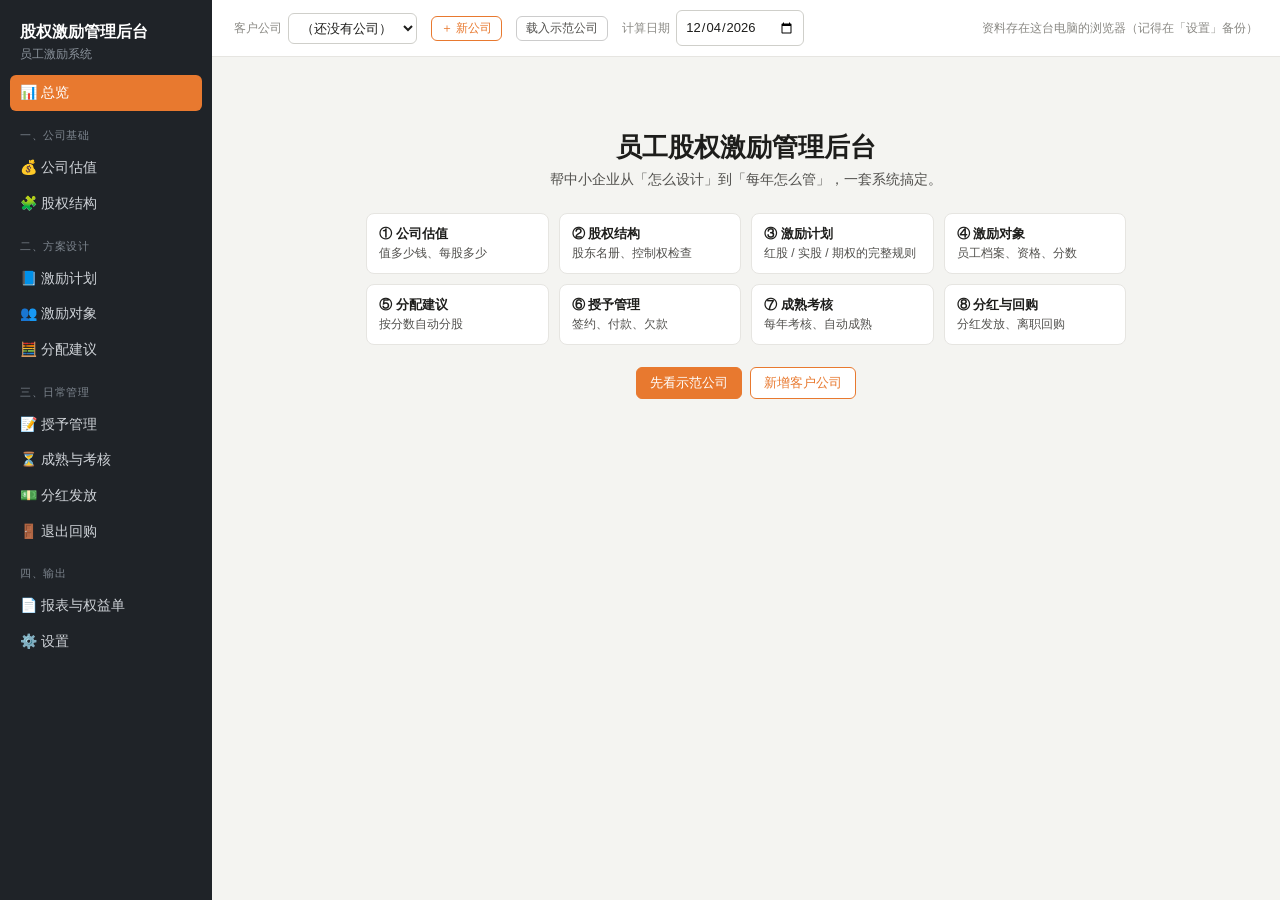
<file: equity/index.html>
<!DOCTYPE html>
<html lang="zh">
<head>
<meta charset="utf-8">
<meta name="viewport" content="width=device-width, initial-scale=1">
<title>员工股权激励管理后台</title>
<style>
:root{
  --brand:#E8792F; --brand2:#FBE3D2; --brand3:#FFF6EF;
  --ink:#1d1d1b; --ink2:#52514e; --mut:#8a8984; --line:#e6e5e1; --bg:#f4f4f1; --card:#fff;
  --side:#1f2328; --side2:#2b3036;
  --s1:#2a78d6; --s2:#1baf7a; --s3:#eda100; --rest:#d9d8d3;
  --ok:#1f8a4c; --okbg:#e7f5ec; --warn:#a85a07; --warnbg:#fff3e0; --bad:#b42318; --badbg:#fdecea; --info:#1f5fa8; --infobg:#e9f1fb;
}
*{box-sizing:border-box}
body{margin:0;font-family:-apple-system,"PingFang SC","Microsoft YaHei","Noto Sans SC",sans-serif;color:var(--ink);background:var(--bg);font-size:14px;line-height:1.55}
.app{display:flex;min-height:100vh}
nav{width:212px;background:var(--side);color:#cfd3d8;flex-shrink:0;padding:16px 10px;position:sticky;top:0;height:100vh;overflow:auto}
nav .logo{color:#fff;font-weight:700;font-size:16px;padding:4px 10px 2px}
nav .logo small{display:block;color:#8b939c;font-weight:400;font-size:12px}
nav .grp{font-size:11px;color:#7d858e;margin:16px 10px 6px;letter-spacing:.05em}
nav a{display:flex;align-items:center;gap:8px;color:#cfd3d8;text-decoration:none;padding:7px 10px;border-radius:6px;cursor:pointer;font-size:14px}
nav a:hover{background:var(--side2);color:#fff}
nav a.on{background:var(--brand);color:#fff}
nav a .badge{margin-left:auto;background:#e5484d;color:#fff;border-radius:9px;font-size:11px;padding:0 6px}
.mainwrap{flex:1;min-width:0;display:flex;flex-direction:column}
.top{background:#fff;border-bottom:1px solid var(--line);padding:10px 22px;display:flex;align-items:center;gap:14px;flex-wrap:wrap;position:sticky;top:0;z-index:5}
.top select,.top input{width:auto}
.top .save{margin-left:auto;font-size:12px;color:var(--mut)}
main{padding:20px 22px 60px}
h1{font-size:21px;margin:0 0 2px}
.sub{color:var(--ink2);margin:0 0 18px}
.card{background:var(--card);border:1px solid var(--line);border-radius:10px;padding:16px 18px;margin-bottom:16px}
.card h3{margin:0 0 10px;font-size:15px;display:flex;align-items:center;gap:8px;flex-wrap:wrap}
.card h3 .act{margin-left:auto;display:flex;gap:6px}
.cols{display:grid;grid-template-columns:1fr 1fr;gap:16px}
@media(max-width:1100px){.cols{grid-template-columns:1fr}}
.kpis{display:grid;grid-template-columns:repeat(auto-fill,minmax(170px,1fr));gap:12px;margin-bottom:16px}
.kpi{background:#fff;border:1px solid var(--line);border-radius:10px;padding:12px 14px}
.card .kpi{background:#fafaf8}
.kpi small{display:block;color:var(--ink2);font-size:12px}
.kpi b{display:block;font-size:21px;font-variant-numeric:tabular-nums;margin-top:2px}
.kpi span{font-size:12px;color:var(--mut)}
table{border-collapse:collapse;width:100%}
th,td{padding:8px 9px;border-bottom:1px solid var(--line);text-align:left;vertical-align:middle}
th{font-size:12px;color:var(--ink2);font-weight:600;background:#fafaf8;white-space:nowrap}
td.r,th.r{text-align:right;font-variant-numeric:tabular-nums}
tr.tot td{font-weight:700;background:var(--brand3)}
tr.click{cursor:pointer} tr.click:hover td{background:#fbfaf7}
.tw{overflow-x:auto}
.btn{border:1px solid var(--brand);background:var(--brand);color:#fff;border-radius:6px;padding:6px 13px;cursor:pointer;font-size:13px;white-space:nowrap;font-family:inherit}
.btn:hover{filter:brightness(.96)}
.btn.g{background:#fff;color:var(--brand)}
.btn.n{background:#fff;color:var(--ink2);border-color:#ccc}
.btn.d{background:#fff;color:var(--bad);border-color:#e3c3c0}
.btn.sm{padding:3px 9px;font-size:12px}
input,select,textarea{font:inherit;font-size:13px;padding:6px 8px;border:1px solid #cfcfca;border-radius:6px;background:#fff;color:var(--ink);width:100%}
input:focus,select:focus,textarea:focus{outline:2px solid var(--brand2);border-color:var(--brand)}
input:disabled{background:#f6f6f3;color:var(--ink2)}
input[type=checkbox]{width:auto}
textarea{min-height:110px;font-family:monospace;font-size:12px}
.form{display:grid;grid-template-columns:repeat(auto-fill,minmax(210px,1fr));gap:12px 14px}
.f{display:flex;flex-direction:column;gap:3px;font-size:12px;color:var(--ink2)}
.f .h{color:var(--mut);font-size:11px}
.pill{display:inline-block;border-radius:10px;padding:0 8px;font-size:12px;white-space:nowrap}
.p-ok{background:var(--okbg);color:var(--ok)} .p-warn{background:var(--warnbg);color:var(--warn)} .p-bad{background:var(--badbg);color:var(--bad)}
.p-info{background:var(--infobg);color:var(--info)} .p-mut{background:#efefec;color:var(--ink2)}
.note{border-radius:8px;padding:9px 12px;margin:8px 0;font-size:13px}
.n-ok{background:var(--okbg);color:var(--ok)} .n-warn{background:var(--warnbg);color:var(--warn)} .n-bad{background:var(--badbg);color:var(--bad)} .n-info{background:var(--infobg);color:var(--info)}
.n-tip{background:var(--brand3);color:#7a3c10;border-left:3px solid var(--brand)}
.mut{color:var(--mut);font-size:12px}
.row{display:flex;gap:8px;align-items:center;flex-wrap:wrap}
.right{margin-left:auto}
.empty{color:var(--mut);text-align:center;padding:26px 10px}
.formula{background:#f6f6f3;border-radius:6px;padding:7px 11px;font-size:12px;color:var(--ink2);margin:6px 0}
.modalbg{position:fixed;inset:0;background:rgba(20,20,20,.38);display:flex;align-items:flex-start;justify-content:center;padding:40px 16px;z-index:20;overflow:auto}
.modal{background:#fff;border-radius:12px;width:min(940px,100%);padding:20px 22px;box-shadow:0 10px 40px rgba(0,0,0,.2)}
.modal h2{margin:0 0 4px;font-size:18px}
.modal .foot{display:flex;gap:8px;justify-content:flex-end;margin-top:16px;border-top:1px solid var(--line);padding-top:12px;flex-wrap:wrap}
.sec{font-size:13px;font-weight:700;margin:18px 0 8px;color:var(--ink);border-bottom:1px solid var(--line);padding-bottom:4px}
.stack{display:flex;height:22px;border-radius:4px;overflow:hidden;gap:2px;background:#fff}
.stack div{height:100%}
.legend{display:flex;gap:14px;flex-wrap:wrap;font-size:12px;color:var(--ink2);margin-top:8px}
.legend i{display:inline-block;width:10px;height:10px;border-radius:2px;margin-right:5px;vertical-align:-1px}
.hbar{display:grid;grid-template-columns:150px 1fr 90px;gap:8px;align-items:center;font-size:13px;margin:6px 0}
.hbar>span:first-child{overflow:hidden;text-overflow:ellipsis;white-space:nowrap}
.hbar .t{height:14px;background:#f0efeb;border-radius:0 4px 4px 0}
.hbar .t div{height:100%;background:var(--s1);border-radius:0 4px 4px 0}
.hbar .v{text-align:right;font-variant-numeric:tabular-nums}
.colchart{display:flex;align-items:flex-end;gap:10px;height:150px;border-bottom:1px solid #cfcfca;padding:0 4px}
.colchart .c{flex:1;display:flex;flex-direction:column;align-items:center;justify-content:flex-end;height:100%}
.colchart .bar{width:60%;max-width:46px;background:var(--s1);border-radius:4px 4px 0 0;min-height:2px}
.colchart span{font-size:11px;color:var(--ink2);margin-bottom:3px;font-variant-numeric:tabular-nums}
.colx{display:flex;gap:10px;padding:4px 4px 0}
.colx div{flex:1;text-align:center;font-size:11px;color:var(--mut)}
#tip{position:fixed;pointer-events:none;background:#1d1d1b;color:#fff;font-size:12px;padding:6px 9px;border-radius:6px;display:none;z-index:50;white-space:nowrap}
.steps{display:flex;margin:6px 0 14px;flex-wrap:wrap;gap:2px}
.steps div{padding:4px 12px;font-size:12px;background:var(--brand2);color:#7a3c10}
.steps div:first-child{border-radius:12px 0 0 12px}.steps div:last-child{border-radius:0 12px 12px 0}
.welcome{max-width:760px;margin:50px auto;text-align:center}
.welcome h1{font-size:26px}
.flow{display:grid;grid-template-columns:repeat(auto-fill,minmax(160px,1fr));gap:10px;margin:22px 0;text-align:left}
.flow div{background:#fff;border:1px solid var(--line);border-radius:8px;padding:10px 12px;font-size:12px;color:var(--ink2)}
.flow b{display:block;color:var(--ink);font-size:13px}
pre.doc{white-space:pre-wrap;font-family:inherit;background:#fafaf8;padding:12px;border-radius:8px;margin:0;font-size:13px}
@media(max-width:860px){.app{flex-direction:column}nav{width:auto;height:auto;position:static;display:flex;flex-wrap:wrap;gap:2px}nav .grp,nav .logo small{display:none}main{padding:14px}}
@media print{nav,.top,.noprint{display:none!important}main{padding:0}.card{border:0}}
</style>
</head>
<body>
<div class="app">
  <nav id="nav"></nav>
  <div class="mainwrap">
    <div class="top noprint">
      <label class="row" style="gap:6px"><span class="mut">客户公司</span><select id="coSel"></select></label>
      <button class="btn g sm" id="newCo">＋ 新公司</button>
      <button class="btn n sm" id="demoCo">载入示范公司</button>
      <label class="row" style="gap:6px" title="系统按这个日期计算成熟、年资。改成未来的日期，就能模拟几年后的情况。"><span class="mut">计算日期</span><input type="date" id="asOf"></label>
      <span class="save" id="saveState">载入中…</span>
    </div>
    <main id="main"></main>
  </div>
</div>
<div id="modal"></div>
<div id="tip"></div>

<script>
"use strict";
/* ================= 工具 ================= */
const $ = s => document.querySelector(s);
const esc = s => String(s ?? "").replace(/[&<>"']/g, c => ({"&":"&amp;","<":"&lt;",">":"&gt;",'"':"&quot;","'":"&#39;"}[c]));
const num = v => { const n = parseFloat(v); return isFinite(n) ? n : 0; };
const RM = n => (n < -0.5 ? "-RM " : "RM ") + Math.round(Math.abs(n)).toLocaleString("en-US");
const RM2 = n => "RM " + (Math.round(n * 100) / 100).toLocaleString("en-US", {minimumFractionDigits:2, maximumFractionDigits:2});
const PCT = (f, d = 2) => { if (!isFinite(f)) return "0%"; let t = (f * 100).toFixed(d); if (t.includes(".")) t = t.replace(/\.?0+$/, ""); return t + "%"; };
const INT = n => Math.round(n).toLocaleString("en-US");
const uid = () => Date.now().toString(36) + Math.random().toString(36).slice(2, 7);
const todayISO = () => new Date().toISOString().slice(0, 10);
const addYears = (d, n) => { const x = new Date(d + "T00:00:00Z"); if (isNaN(x)) return d; x.setUTCFullYear(x.getUTCFullYear() + n); return x.toISOString().slice(0, 10); };
const yearsBetween = (a, b) => (!a || !b) ? 0 : (new Date(b) - new Date(a)) / (365.25 * 864e5);
const clone = o => JSON.parse(JSON.stringify(o));
function getPath(o, p){ return p.split(".").reduce((a, k) => a == null ? a : a[k], o); }
function setPath(o, p, v){
  const ks = p.split("."); let c = o;
  for (let i = 0; i < ks.length - 1; i++){ if (c[ks[i]] == null) c[ks[i]] = /^\d+$/.test(ks[i+1]) ? [] : {}; c = c[ks[i]]; }
  c[ks[ks.length-1]] = v;
}

/* ================= 字典 ================= */
const PLAN_TYPES = {
  virtual:{t:"虚拟分红股（红股）", s:"红股", d:"员工买的是「分红权」，不登记 SSM、不稀释股权。适合门店、项目、分公司。"},
  rsu:{t:"实股（限制性股份）", s:"实股", d:"员工出钱买真股份，成为股东。设锁定期和回购条款，离职可以收回。"},
  option:{t:"期权（期股 / ESOS）", s:"期权", d:"约定将来用优惠价买股份，成熟后才能「行权」（付钱买）。适合计划上市的公司。"}
};
const VEHICLES = {
  platform:{t:"持股平台（LLP / Sdn Bhd）", d:"员工股份装进一间平台公司，SSM 只多一个股东，投票权由创始人控制。人多时首选。"},
  proxy:{t:"创始人代持", d:"由创始人代员工持有，投票权在创始人。人少或红股适合，要签代持协议。"},
  direct:{t:"员工直接持有", d:"员工名字直接登记在 SSM，投票权分散。只适合极少数核心合伙人。"}
};
const VAL_METHODS = {pe:"净利润 × 市盈率", funding:"最新融资估值", assets:"净资产", manual:"自定数字"};
const PRICE_BASES = {valuation:"按公司估值打折", assets:"按净资产打折", fixed:"固定每股价格"};
const BUY_METHODS = {original:"原价", interest:"原价 + 每年利息", multiple:"原价 × 约定倍数", pe:"最近净利润 × 固定市盈率", valuation:"最新估值", valuationDiscount:"最新估值打折", assets:"净资产"};
const EXIT_CATS = {
  A:{t:"一般离职", s:"按计划的回购规则", items:["主动辞职并经公司同意","劳动合同期满不续约","不能胜任工作","非因公死亡或丧失劳动能力"]},
  B:{t:"非员工原因离开", s:"按市场价或较高回报，取较高者", items:["公司战略调整要求离职","退休","因公丧失劳动能力或死亡","主动要求结束激励计划"]},
  C:{t:"过错离职", s:"未成熟作废，已成熟原价或低价回购 + 赔偿", items:["违反公司制度被辞退","严重失职、擅自离职","侵占公司财产、泄露商业机密","触犯法律被追究责任"]}
};
const PERF = {A:"A 优秀", B:"B 良好", C:"C 合格", D:"D 不合格"};
const GSTATUS = {draft:["草稿","p-mut"], active:["生效中","p-ok"], ended:["已结束","p-info"]};

/* ================= 资料结构 ================= */
function defaultLevels(){
  return [
    {id:"L1", name:"C Level（CEO/COO/CFO/CMO）", coef:3, minYears:0},
    {id:"L2", name:"核心高管（部门负责人）", coef:2, minYears:0},
    {id:"L3", name:"项目红点（店长/厂长/分店经理）", coef:1.5, minYears:0},
    {id:"L4", name:"总监", coef:1.5, minYears:5},
    {id:"L5", name:"经理", coef:1, minYears:3},
    {id:"L6", name:"骨干员工", coef:0.6, minYears:3}
  ];
}
function newCompany(name){
  return {id:uid(), name:name || "新客户公司", industry:"", regNo:"", createdAt:Date.now(), updatedAt:Date.now(),
    valuations:[], shareholders:[{id:uid(), name:"创始人", type:"founder", shares:100000}],
    levels:defaultLevels(), perfCoef:{A:1.2, B:1, C:0.8, D:0}, tenureCoef:[0.8, 1, 1.1, 1.2],
    participants:[], plans:[], grants:[], payments:[], dividends:[], log:[]};
}
function newPlan(c){
  return {id:uid(), name:`${S.asOf.slice(0,4)} 核心团队激励计划`, type:"rsu", vehicle:"platform", vehicleName:"",
    pool:Math.round(issuedShares(c) * 0.1), priceBase:"valuation", discount:50, fixedPrice:0,
    vestYears:4, vestMode:"ascending", vestCustom:[10,20,30,40], perf:false, perfRule:"ratio", perfThreshold:80,
    lockYears:3, buy:{inLock:"original", afterLock:"pe", rate:5, pe:4, multiple:2, valDisc:50, floor:true, highRate:8},
    vSchedule:true, vTerm:5, vBonus:20, startDate:S.asOf, status:"active"};
}
function newParticipant(){ return {id:uid(), name:"", dept:"", position:"", levelId:"L5", joinDate:S.asOf, salary:0, perf:"B", status:"active", leftDate:"", ic:"", phone:""}; }
function newGrant(c, pl, pid, shares){ return {id:uid(), planId:pl.id, pid, date:S.asOf, shares, price:Math.round(planPrice(c, pl, S.asOf)*100)/100, status:"draft", payMode:"cash", perf:[], exercised:0, paid:0, loan:0, note:""}; }

/* ================= 计算核心 ================= */
const issuedShares = c => c.shareholders.reduce((s, h) => s + num(h.shares), 0);
const valOf = v => !v ? 0 : v.method === "pe" ? num(v.netProfit) * num(v.pe) : v.method === "funding" ? num(v.funding) : v.method === "assets" ? num(v.netAssets) : num(v.manual);
function latestVal(c, asOf){ return c.valuations.filter(v => !asOf || v.date <= asOf).sort((a, b) => a.date < b.date ? 1 : -1)[0] || null; }
const valuationAt = (c, d) => valOf(latestVal(c, d));
const pps = (c, d) => { const i = issuedShares(c); return i ? valuationAt(c, d) / i : 0; };
function planPrice(c, pl, date){
  const i = issuedShares(c); if (!i || !pl) return 0;
  if (pl.priceBase === "fixed") return num(pl.fixedPrice);
  const lv = latestVal(c, date);
  return (pl.priceBase === "assets" ? num(lv?.netAssets) : valOf(lv)) / i * (1 - num(pl.discount) / 100);
}
const getPlan = (c, id) => c.plans.find(p => p.id === id);
const getP = (c, id) => c.participants.find(p => p.id === id);
const levelOf = (c, id) => c.levels.find(l => l.id === id) || {name:"(未设定)", coef:1, minYears:0};
function weights(pl){
  const n = Math.max(1, Math.min(10, Math.round(num(pl.vestYears)) || 1));
  if (pl.vestMode === "even") return Array.from({length:n}, () => 1 / n);
  if (pl.vestMode === "ascending"){ const s = n * (n + 1) / 2; return Array.from({length:n}, (_, i) => (i + 1) / s); }
  return Array.from({length:n}, (_, i) => num((pl.vestCustom || [])[i]) / 100);
}
const tenure = (p, d) => yearsBetween(p.joinDate, p.status === "left" && p.leftDate ? p.leftDate : d);
function tenureCoef(c, y){ const t = c.tenureCoef || [0.8,1,1.1,1.2]; return num(y < 1 ? t[0] : y < 3 ? t[1] : y < 5 ? t[2] : t[3]); }
function eligibility(c, p, d){
  if (p.status === "left") return {ok:false, t:"已离职"};
  if (p.perf === "D") return {ok:false, t:"考核不合格"};
  const L = levelOf(c, p.levelId), y = tenure(p, d);
  if (y + 1e-9 < num(L.minYears)) return {ok:false, t:`年资 ${y.toFixed(1)} 年，未满 ${L.minYears} 年`};
  return {ok:true, t:"符合资格"};
}
const score = (c, p, d) => num(levelOf(c, p.levelId).coef) * num((c.perfCoef || {})[p.perf] ?? 1) * tenureCoef(c, tenure(p, d));

/* 一笔授予的成熟时间表 */
function vestInfo(c, g, asOf){
  const pl = getPlan(c, g.planId) || {}, W = weights(pl);
  const endDate = g.status === "ended" && g.end ? g.end.date : null;
  let vested = 0, lost = 0, pending = 0, future = 0;
  const events = W.map((w, i) => {
    const date = addYears(g.date, i + 1), sh = num(g.shares) * w;
    if (g.status === "draft"){ future += sh; return {date, w, sh, st:"未生效", cls:"p-mut"}; }
    if (endDate && date > endDate) return {date, w, sh, st:"离职已处理", cls:"p-mut", gone:true};
    if (pl.perf){
      const r = (g.perf || [])[i] || {}, t = num(r.target), a = r.actual;
      if (a === "" || a == null){
        if (date <= asOf){ pending += sh; return {date, w, sh, st:"待确认考核", cls:"p-warn"}; }
        future += sh; return {date, w, sh, st:"未到期", cls:"p-mut"};
      }
      const ratio = t ? num(a) / t : 1;
      const f = pl.perfRule === "ratio" ? (ratio >= num(pl.perfThreshold) / 100 ? Math.min(1, ratio) : 0) : (ratio >= 1 ? 1 : 0);
      if (date > asOf){ future += sh * f; lost += sh * (1 - f); return {date, w, sh, st:`已考核（完成 ${PCT(ratio,0)}），到期成熟`, cls:"p-info"}; }
      vested += sh * f; lost += sh * (1 - f);
      return {date, w, sh, f, st: f >= 1 ? `已成熟（完成 ${PCT(ratio,0)}）` : f > 0 ? `成熟 ${PCT(f,0)}（完成 ${PCT(ratio,0)}）` : `未达标作废（完成 ${PCT(ratio,0)}）`, cls: f >= 1 ? "p-ok" : f > 0 ? "p-warn" : "p-bad"};
    }
    if (date <= asOf){ vested += sh; return {date, w, sh, st:"已成熟", cls:"p-ok"}; }
    future += sh; return {date, w, sh, st:"未到期", cls:"p-mut"};
  });
  return {events, vested, lost, pending, future};
}

/* 离职回购计算 */
function exitCalc(c, g, o){
  const pl = getPlan(c, g.planId), b = pl.buy, lines = [];
  const vi = vestInfo(c, {...g, status:"active", end:null}, o.date);
  const Y = Math.max(1, Math.ceil(yearsBetween(g.date, o.date) - 1e-9));
  let vested = vi.vested, unvested = Math.max(0, num(g.shares) - vi.vested - vi.lost);
  if (vi.lost > 0) lines.push(`业绩没达标已作废 ${INT(vi.lost)} 股，回到股权池`);
  if (vi.pending > 0) lines.push(`还有 ${INT(vi.pending)} 股考核结果没填，暂当作未成熟`);
  if (o.cat === "B" && o.accel && unvested > 0){ lines.push(`非员工原因离开：未成熟的 ${INT(unvested)} 股提前成熟`); vested += unvested; unvested = 0; }
  const price = num(g.price), isOpt = pl.type === "option", costV = vested * price;
  const lv = latestVal(c, o.date), issued = issuedShares(c);
  const has = v => v !== "" && v != null;
  const np = has(o.np) ? num(o.np) : num(lv?.netProfit), V = has(o.val) ? num(o.val) : valOf(lv), na = num(lv?.netAssets);
  const pctV = issued ? vested / issued : 0;
  const mv = m => ({original:costV, interest:costV * (1 + num(b.rate)/100 * Y), multiple:costV * num(b.multiple),
    pe:np * num(b.pe) * pctV, valuation:V * pctV, valuationDiscount:V * pctV * (1 - num(b.valDisc)/100), assets:na * pctV})[m] || 0;
  const inLock = Y <= num(pl.lockYears);
  let buyback = 0, refund = 0, comp = 0, deduct = 0, kept = 0;
  if (pl.type === "virtual" && pl.vSchedule){
    const cost = num(g.shares) * price, term = Math.max(1, num(pl.vTerm));
    buyback = Y <= term ? cost * Y / term : cost * (1 + num(pl.vBonus)/100);
    lines.push(Y <= term ? `红股回购表：持有第 ${Y} 年离开 = 买入价 ${RM(cost)} × ${Y}/${term}` : `红股回购表：满 ${term} 年后离开 = 买入价 + ${pl.vBonus}% 奖励`);
    vested = num(g.shares); unvested = 0;
    if (o.cat === "C"){ buyback *= num(o.faultPct)/100; comp = num(o.comp); lines.push(`过错离职：只按 ${o.faultPct}% 回购`); }
  } else if (o.cat === "C"){
    buyback = costV * num(o.faultPct)/100;
    lines.push(`过错离职：未成熟部分立刻作废；已成熟 ${INT(vested)} 股按${isOpt?"行权价":"原价"}的 ${o.faultPct}% 回购 = ${RM(buyback)}`);
    if (!isOpt && unvested > 0) refund = unvested * price * num(o.faultPct)/100;
    comp = num(o.comp);
  } else if (o.keep){
    kept = vested; lines.push(`公司选择不回购：员工继续持有已成熟的 ${INT(vested)} 股`);
    if (!isOpt && unvested > 0) refund = unvested * price;
  } else {
    const m = inLock ? b.inLock : b.afterLock;
    let v = mv(m);
    lines.push(`${inLock ? `锁定期内（持有第 ${Y} 年，锁定 ${pl.lockYears} 年）` : `已过锁定期（持有第 ${Y} 年）`}：按「${BUY_METHODS[m]}」= ${RM(v)}`);
    if (m === "pe") lines.push(`　＝ 净利润 ${RM(np)} × ${b.pe} 倍 × 已成熟股权 ${PCT(pctV,3)}`);
    if (b.floor && v < costV){ lines.push(`低于${isOpt?"行权价":"原价"} ${RM(costV)}，按原价保底`); v = costV; }
    if (o.cat === "B"){ const hi = costV * (1 + num(b.highRate)/100 * Y); if (hi > v){ lines.push(`较高回报 ${b.highRate}%/年 = ${RM(hi)}，取较高者`); v = hi; } }
    buyback = v;
    if (!isOpt && unvested > 0) refund = unvested * price;
  }
  if (isOpt && !kept){
    const notEx = Math.max(0, vested - num(g.exercised));
    if (notEx > 0 && buyback > 0){ deduct = Math.min(notEx * price, buyback); lines.push(`其中 ${INT(notEx)} 股还没行权（员工没付钱），扣掉行权款 ${RM(deduct)}`); }
  }
  if (isOpt && unvested > 0) lines.push(`未成熟的 ${INT(unvested)} 股期权自动失效（员工没付钱，公司也不用付）`);
  if (!isOpt && refund > 0) lines.push(`未成熟的 ${INT(unvested)} 股按${o.cat==="C"?` ${o.faultPct}% `:""}原价退款 ${RM(refund)}`);
  const loan = num(g.loan);
  if (loan > 0.5) lines.push(`扣除员工尚欠的入股欠款 ${RM(loan)}`);
  if (comp > 0) lines.push(`扣除员工应赔偿公司的损失 ${RM(comp)}`);
  return {Y, vested, unvested, lost:vi.lost, buyback, refund, deduct, loan, comp, kept, lines, inLock, total:buyback + refund - deduct - loan - comp};
}

/* 有投票权、有分红的真股份 */
function realShares(c, g){
  const pl = getPlan(c, g.planId); if (!pl || pl.type === "virtual") return 0;
  if (g.status === "active") return pl.type === "option" ? num(g.exercised) : num(g.shares);
  if (g.status === "ended" && g.end) return num(g.end.kept);
  return 0;
}

/* 全公司汇总 */
function summary(c, asOf){
  const issued = issuedShares(c), V = valuationAt(c, asOf), P = issued ? V / issued : 0;
  const plans = c.plans.map(pl => {
    const gs = c.grants.filter(g => g.planId === pl.id);
    let active = 0, draft = 0, vested = 0, kept = 0;
    gs.forEach(g => {
      if (g.status === "draft") draft += num(g.shares);
      else if (g.status === "active"){ active += num(g.shares); vested += vestInfo(c, g, asOf).vested; }
      else if (g.end) kept += num(g.end.kept);
    });
    const used = active + draft + kept;
    return {pl, gs, active, draft, vested, kept, used, avail:num(pl.pool) - used};
  });
  const empReal = c.grants.reduce((s, g) => s + realShares(c, g), 0);
  const ctrlEmp = c.grants.reduce((s, g) => { const pl = getPlan(c, g.planId); return s + (pl && pl.vehicle !== "direct" ? realShares(c, g) : 0); }, 0);
  const realPlans = c.plans.filter(p => p.type !== "virtual");
  const fdPool = realPlans.reduce((s, p) => s + num(p.pool), 0);
  const founder = c.shareholders.filter(h => h.type === "founder").reduce((s, h) => s + num(h.shares), 0);
  const totalNow = issued + empReal;
  const vote = totalNow ? (founder + ctrlEmp) / totalNow : 0;
  const voteFD = issued + fdPool ? (founder + realPlans.filter(p => p.vehicle !== "direct").reduce((s, p) => s + num(p.pool), 0)) / (issued + fdPool) : 0;
  const activeGrants = c.grants.filter(g => g.status === "active");
  let empValue = 0, empCost = 0;
  activeGrants.forEach(g => { empValue += num(g.shares) * P; empCost += num(g.shares) * num(g.price); });
  const people = new Set(activeGrants.map(g => g.pid)).size;
  const alerts = [];
  if (!c.valuations.length) alerts.push(["bad","还没有公司估值。去「公司估值」新增一笔，所有价格都靠它计算。","valuation"]);
  if (!issued) alerts.push(["bad","股东名册还没有股数。去「股权结构」填写。","captable"]);
  plans.forEach(x => { if (x.avail < -0.5) alerts.push(["bad",`「${x.pl.name}」授予超过股权池 ${INT(-x.avail)} 股。`,"plans"]); });
  if (founder && totalNow){
    if (vote < 0.5) alerts.push(["bad",`创始人目前能控制的投票权只有 ${PCT(vote)}，低于 50%，失去控制权。`,"captable"]);
    else if (vote < 0.75) alerts.push(["warn",`创始人能控制的投票权 ${PCT(vote)}，低于 75%（马来西亚公司法「特别决议」门槛，例如改章程、增资）。`,"captable"]);
    else if (voteFD < 0.75) alerts.push(["warn",`如果股权池全部发出去，创始人投票权会降到 ${PCT(voteFD)}，低于 75%。`,"captable"]);
  }
  let pendingPerf = 0;
  activeGrants.forEach(g => vestInfo(c, g, asOf).events.forEach(e => { if (e.st === "待确认考核") pendingPerf++; }));
  if (pendingPerf) alerts.push(["warn",`有 ${pendingPerf} 笔成熟等着填业绩考核结果。`,"vesting"]);
  const drafts = c.grants.filter(g => g.status === "draft").length;
  if (drafts) alerts.push(["info",`有 ${drafts} 笔授予还是草稿，签约后记得点「签约生效」。`,"grants"]);
  activeGrants.forEach(g => { const p = getP(c, g.pid); if (p && p.status === "left") alerts.push(["bad",`${p.name} 已标记离职，但授予还在生效，请到「退出回购」办理。`,"exits"]); });
  return {issued, V, P, plans, empReal, fdPool, founder, vote, voteFD, empValue, empCost, people, alerts, activeGrants, totalNow};
}

/* 分红分配 */
function dividendPlan(c, year, netProfit, payout, date){
  const issued = issuedShares(c), D = num(netProfit) * num(payout) / 100, lines = [];
  let vPct = 0;
  c.grants.forEach(g => {
    const pl = getPlan(c, g.planId); if (!pl || g.status !== "active" || pl.type !== "virtual") return;
    const pct = issued ? num(g.shares) / issued : 0; vPct += pct;
    lines.push({kind:"红股", name:getP(c, g.pid)?.name || "?", gid:g.id, pct, amount:D * pct});
  });
  const R = D * Math.max(0, 1 - vPct);
  const holders = c.shareholders.map(h => ({kind:"股东", name:h.name, sh:num(h.shares)}));
  c.grants.forEach(g => { const sh = realShares(c, g); if (sh > 0) holders.push({kind:getPlan(c, g.planId).type === "option" ? "期权（已行权）" : "实股", name:getP(c, g.pid)?.name || "?", gid:g.id, sh}); });
  const tot = holders.reduce((s, h) => s + h.sh, 0);
  holders.forEach(h => lines.push({...h, pct:tot ? h.sh / tot * (1 - vPct) : 0, amount:tot ? R * h.sh / tot : 0}));
  lines.forEach(l => { const g = l.gid && c.grants.find(x => x.id === l.gid); l.offset = Math.min(g ? Math.max(0, num(g.loan)) : 0, l.amount); l.cash = l.amount - l.offset; });
  return {year, netProfit:num(netProfit), payout:num(payout), date, D, lines};
}

/* ================= 储存：网页自带的云端资料库；没有时存浏览器 ================= */
const S = {cos:{}, cur:null, page:"dashboard", asOf:todayISO(), db:null, timers:{}, writing:{}, again:{}, modal:null, ui:{}};
const LS = "equity-admin-v2";
function lsLoad(){ try { return JSON.parse(localStorage.getItem(LS) || "{}"); } catch(e){ return {}; } }
function lsSave(){ try { localStorage.setItem(LS, JSON.stringify(S.cos)); } catch(e){} }
const saveState = t => { $("#saveState").textContent = t; };
async function writeCo(id){
  if (!S.db){ lsSave(); saveState("已保存（存在这台电脑的浏览器）"); return; }
  if (S.writing[id]){ S.again[id] = true; return; }
  S.writing[id] = true; saveState("保存中…");
  try { const c = S.cos[id]; if (c) await S.db.collection("companies").doc(id).set(clone(c)); saveState("已保存到云端"); }
  catch(err){ saveState(err && err.code === "invalid_argument" ? "你只有查看权限，改动不会保存" : err && err.code === "quota_exceeded" ? "云端空间满了" : "保存失败，稍后再试"); }
  finally { S.writing[id] = false; if (S.again[id]){ S.again[id] = false; writeCo(id); } }
}
function saveCo(c, msg){
  if (!c) return;
  c.updatedAt = Date.now();
  if (msg){ c.log.unshift({t:Date.now(), d:S.asOf, msg}); c.log = c.log.slice(0, 150); }
  lsSave(); saveState("有改动，准备保存…");
  const id = c.id; clearTimeout(S.timers[id]);
  S.timers[id] = setTimeout(() => { delete S.timers[id]; writeCo(id); }, 700);
}
const save = msg => saveCo(cur(), msg);
async function initStorage(){
  S.cos = lsLoad(); pickCur(); render();
  let db = null;
  try { if (window.claude && typeof window.claude.use === "function") db = await window.claude.use("db"); } catch(e){}
  if (!db){ saveState("资料存在这台电脑的浏览器（记得在「设置」备份）"); return; }
  S.db = db; saveState("连接云端中…");
  let first = true;
  const timer = setTimeout(() => saveState("暂时连不上云端，先显示这台电脑上的资料"), 10000);
  db.collection("companies").onSnapshot(snap => {
    clearTimeout(timer);
    const cloud = {};
    snap.docs.forEach(d => { if (d.exists) cloud[d.id] = clone(d.data()); });
    if (first){ first = false; Object.keys(S.cos).forEach(id => { if (!cloud[id]){ cloud[id] = S.cos[id]; writeCo(id); } }); }
    Object.keys(S.cos).forEach(id => { if (S.writing[id] || S.timers[id]) cloud[id] = S.cos[id]; });
    const changed = JSON.stringify(cloud[S.cur]) !== JSON.stringify(S.cos[S.cur]);
    S.cos = cloud; lsSave(); pickCur();
    const typing = document.activeElement && document.activeElement.matches && document.activeElement.matches("input,textarea");
    if (changed && !typing) render(); else renderTop();
    if (!snap.metadata.fromCache) saveState("已连接云端（团队共用同一份资料）");
  }, () => { clearTimeout(timer); S.db = null; saveState("云端连不上，改存这台电脑的浏览器"); });
}
async function deleteCo(id){
  clearTimeout(S.timers[id]); delete S.timers[id]; delete S.cos[id]; lsSave();
  if (S.db){ try { await S.db.collection("companies").doc(id).delete(); } catch(e){} }
  S.cur = null; pickCur(); S.page = "dashboard"; render();
}
function pickCur(){
  if (S.cur && S.cos[S.cur]) return;
  const l = Object.values(S.cos).sort((a, b) => (b.updatedAt||0) - (a.updatedAt||0));
  S.cur = l[0] ? l[0].id : null;
}
const cur = () => S.cos[S.cur];

/* ================= 示范公司 ================= */
function demoCompany(){
  const c = newCompany("示范：鸿发家私 Sdn Bhd");
  c.industry = "家具制造"; c.regNo = "201501012345";
  c.shareholders = [
    {id:uid(), name:"黄国强（创始人）", type:"founder", shares:70000},
    {id:uid(), name:"李美华（联合创始人）", type:"founder", shares:20000},
    {id:uid(), name:"天使投资人 陈先生", type:"investor", shares:10000}
  ];
  c.valuations = [
    {id:uid(), date:"2024-12-31", method:"pe", netProfit:1200000, pe:5, netAssets:3500000, funding:0, manual:0, note:"2024 年审计报告"},
    {id:uid(), date:"2025-12-31", method:"pe", netProfit:1600000, pe:5, netAssets:4200000, funding:0, manual:0, note:"2025 年审计报告"}
  ];
  const mk = (name, position, dept, levelId, joinDate, salary, perf) => Object.assign(newParticipant(), {name, position, dept, levelId, joinDate, salary, perf});
  const pp = c.participants = [
    mk("陈志明","营运总监 COO","营运","L1","2018-03-01",180000,"A"),
    mk("林美玲","财务经理","财务","L2","2019-06-15",120000,"B"),
    mk("王俊杰","厂长","生产","L3","2016-01-10",110000,"A"),
    mk("张伟","销售经理","销售","L5","2021-04-01",96000,"B"),
    mk("刘小红","营销经理","营销","L5","2024-02-01",84000,"A"),
    mk("黄志强","展厅店长（KL）","零售","L3","2020-08-01",72000,"B"),
    mk("Tan Mei Ling","设计主管","设计","L6","2019-09-01",66000,"B")
  ];
  const p1 = Object.assign(newPlan(c), {name:"2025 核心团队实股计划", type:"rsu", vehicle:"platform", vehicleName:"鸿发员工持股 PLT", pool:10000,
    discount:50, vestYears:4, vestMode:"ascending", perf:true, perfRule:"ratio", perfThreshold:80, lockYears:3, startDate:"2025-01-01"});
  const p2 = Object.assign(newPlan(c), {name:"展厅店长分红计划（红股）", type:"virtual", vehicle:"proxy", pool:5000, discount:30,
    vestYears:1, vestMode:"even", perf:false, lockYears:1, vSchedule:true, vTerm:5, vBonus:20, startDate:"2025-03-01"});
  c.plans = [p1, p2];
  const G = (pl, p, date, shares, payMode, perf) => ({id:uid(), planId:pl.id, pid:p.id, date, shares, price:Math.round(planPrice(c, pl, date)*100)/100, status:"draft", payMode, perf:perf || [], exercised:0, paid:0, loan:0, note:""});
  const g1 = G(p1, pp[0], "2025-01-15", 3000, "cash", [{target:5000000, actual:5600000},{target:6000000, actual:""}]);
  const g2 = G(p1, pp[1], "2025-01-15", 2000, "loan", [{target:100, actual:90},{target:100, actual:""}]);
  const g3 = G(p1, pp[2], "2025-01-15", 2000, "cash", [{target:3000000, actual:3300000},{target:3500000, actual:""}]);
  const g4 = G(p1, pp[3], S.asOf, 1000, "cash", []);
  const g5 = G(p2, pp[5], "2025-03-01", 1000, "cash", []);
  c.grants = [g1, g2, g3, g4, g5];
  [g1, g2, g3, g5].forEach(g => activate(c, g, g.date));
  applyDividend(c, dividendPlan(c, 2025, 1600000, 50, "2026-04-30"));
  c.log.unshift({t:Date.now(), d:S.asOf, msg:"载入示范公司资料"});
  return c;
}

/* ================= 动作 ================= */
function activate(c, g, date){
  const pl = getPlan(c, g.planId);
  g.status = "active";
  if (pl.type !== "option"){
    const amt = num(g.shares) * num(g.price);
    if (g.payMode === "loan"){ g.loan = amt; c.payments.push({id:uid(), gid:g.id, date, type:"入股欠款（先借后还）", amount:amt}); }
    else { g.paid = amt; c.payments.push({id:uid(), gid:g.id, date, type:"入股付款", amount:amt}); }
  }
  c.log.unshift({t:Date.now(), d:date, msg:`授予生效：${getP(c, g.pid)?.name} · ${pl.name} · ${INT(g.shares)} 股`});
}
function applyDividend(c, dv){
  dv.id = uid();
  dv.lines.forEach(l => {
    const g = l.gid && c.grants.find(x => x.id === l.gid); if (!g) return;
    if (l.offset > 0){ g.loan = num(g.loan) - l.offset; g.paid = num(g.paid) + l.offset; c.payments.push({id:uid(), gid:g.id, date:dv.date, type:"分红抵扣欠款", amount:l.offset}); }
    if (l.cash > 0) c.payments.push({id:uid(), gid:g.id, date:dv.date, type:"分红发放", amount:l.cash});
  });
  c.dividends.unshift(dv);
  c.log.unshift({t:Date.now(), d:dv.date, msg:`发放 ${dv.year} 年分红 ${RM(dv.D)}`});
}

/* ================= 画面零件 ================= */
function inp(k, o = {}){
  const v = getPath(cur(), k), t = o.type || "number";
  return `<input data-k="${k}" type="${t}" ${t==="number"?'step="any"':""} value="${esc(v ?? "")}" ${o.ph?`placeholder="${esc(o.ph)}"`:""}>`;
}
function sel(k, map){
  const v = getPath(cur(), k);
  return `<select data-k="${k}">${Object.entries(map).map(([a, b]) => `<option value="${esc(a)}" ${String(a)===String(v)?"selected":""}>${esc(b)}</option>`).join("")}</select>`;
}
const F = (label, html, hint = "") => `<label class="f">${label}${html}${hint?`<span class="h">${hint}</span>`:""}</label>`;
const pill = (t, cls) => `<span class="pill ${cls}">${esc(t)}</span>`;
const note = (cls, t) => `<div class="note n-${cls}">${t}</div>`;
const card = (title, body, act = "") => `<div class="card"><h3>${title}${act?`<span class="act">${act}</span>`:""}</h3>${body}</div>`;
const kpi = (l, v, s = "") => `<div class="kpi"><small>${l}</small><b>${v}</b>${s?`<span>${s}</span>`:""}</div>`;
const gName = (c, g) => esc(getP(c, g.pid)?.name || "?");
const ROLE_MAP = o => Object.fromEntries(Object.entries(o).map(([a, b]) => [a, b.t]));

function poolBar(x){
  const pool = Math.max(num(x.pl.pool), x.used, 1);
  const seg = [[x.vested, "var(--s1)", "已成熟"], [x.active - x.vested + x.kept, "var(--s2)", "已授予未成熟"], [x.draft, "var(--s3)", "草稿（预留）"], [Math.max(0, x.avail), "var(--rest)", "剩余可分配"]];
  return `<div class="stack">${seg.filter(s => s[0] > 0.5).map(s => `<div data-tip="${s[2]}：${INT(s[0])} 股（${PCT(s[0]/pool,1)}）" style="width:${s[0]/pool*100}%;background:${s[1]}"></div>`).join("")}</div>
<div class="legend">${seg.map(s => `<span><i style="background:${s[1]}"></i>${s[2]} ${INT(s[0])}</span>`).join("")}</div>`;
}
function hbars(items, fmt){
  const mx = Math.max(...items.map(i => i[1]), 1e-9);
  return items.map(([n, v]) => `<div class="hbar" data-tip="${esc(n)}：${fmt(v)}"><span>${esc(n)}</span><div class="t"><div style="width:${v/mx*100}%"></div></div><span class="v">${fmt(v)}</span></div>`).join("");
}

/* ================= 页面 ================= */
const NAV = [
  ["", [["dashboard","📊","总览"]]],
  ["一、公司基础", [["valuation","💰","公司估值"],["captable","🧩","股权结构"]]],
  ["二、方案设计", [["plans","📘","激励计划"],["people","👥","激励对象"],["allocate","🧮","分配建议"]]],
  ["三、日常管理", [["grants","📝","授予管理"],["vesting","⏳","成熟与考核"],["dividends","💵","分红发放"],["exits","🚪","退出回购"]]],
  ["四、输出", [["reports","📄","报表与权益单"],["settings","⚙️","设置"]]]
];
const P = {};

P.dashboard = c => {
  const s = summary(c, S.asOf), up = [];
  s.activeGrants.forEach(g => vestInfo(c, g, S.asOf).events.forEach(e => { if (e.date > S.asOf && e.date <= addYears(S.asOf, 1) && !e.gone) up.push({g, e}); }));
  up.sort((a, b) => a.e.date < b.e.date ? -1 : 1);
  const tp = s.plans.reduce((t, x) => t + num(x.pl.pool), 0), tu = s.plans.reduce((t, x) => t + x.used, 0);
  const m = {}; s.activeGrants.forEach(g => { const n = getP(c, g.pid)?.name || "?"; m[n] = (m[n] || 0) + num(g.shares) * s.P; });
  return `<h1>${esc(c.name)}</h1><p class="sub">${esc(c.industry)}　·　计算日期 ${S.asOf}</p>
<div class="kpis">
${kpi("公司估值", RM(s.V), `每股 ${RM2(s.P)}`)}
${kpi("激励对象（生效中）", s.people + " 人", `建档员工 ${c.participants.filter(p => p.status === "active").length} 人`)}
${kpi("股权池已用", PCT(tp ? tu/tp : 0, 1), `${INT(tu)} / ${INT(tp)} 股`)}
${kpi("员工持有市值", RM(s.empValue), `员工付出成本 ${RM(s.empCost)}`)}
${kpi("员工账面收益", RM(s.empValue - s.empCost), "市值 − 成本")}
${kpi("创始人投票权", PCT(s.vote, 1), s.vote >= 0.75 ? "✔ 75% 以上，稳" : s.vote >= 0.5 ? "⚠ 低于 75%" : "✖ 低于 50%")}
</div>
${s.alerts.length ? card("需要处理的事项", s.alerts.map(([cls, t, pg]) => `<div class="note n-${cls} row"><span>${esc(t)}</span><button class="btn sm n right" data-go="${pg}">去处理 →</button></div>`).join("")) : note("ok","✔ 目前没有需要处理的事项。")}
<div class="cols">
${card("各计划股权池使用情况", s.plans.length ? s.plans.map(x => `<div style="margin-bottom:16px"><div class="row"><b>${esc(x.pl.name)}</b>${pill(PLAN_TYPES[x.pl.type].s,"p-info")}<span class="mut right">股权池 ${INT(x.pl.pool)} 股</span></div><div style="margin-top:6px">${poolBar(x)}</div></div>`).join("") : `<div class="empty">还没有激励计划。<br><button class="btn sm" data-go="plans" style="margin-top:8px">建立第一个计划</button></div>`)}
${card("未来 12 个月成熟时间表", up.length ? `<table><tr><th>日期</th><th>员工</th><th class="r">股数</th><th class="r">价值</th><th>状态</th></tr>${up.slice(0, 8).map(u => `<tr class="click" data-act="openGrant" data-id="${u.g.id}"><td>${u.e.date}</td><td>${gName(c, u.g)}</td><td class="r">${INT(u.e.sh)}</td><td class="r">${RM(u.e.sh * s.P)}</td><td>${pill(u.e.st, u.e.cls)}</td></tr>`).join("")}</table>` : `<div class="empty">未来 12 个月没有成熟事件。</div>`)}
</div>
<div class="cols">
${card("员工持股市值", Object.keys(m).length ? hbars(Object.entries(m).sort((a, b) => b[1] - a[1]), RM) : '<div class="empty">还没有生效的授予。</div>')}
${card("最近动态", c.log.length ? `<table>${c.log.slice(0, 8).map(l => `<tr><td class="mut" style="width:96px">${esc(l.d)}</td><td>${esc(l.msg)}</td></tr>`).join("")}</table>` : '<div class="empty">还没有记录。</div>')}
</div>`;
};

P.valuation = c => {
  const list = [...c.valuations].sort((a, b) => a.date < b.date ? 1 : -1), issued = issuedShares(c), lv = latestVal(c, S.asOf);
  return `<h1>公司估值</h1><p class="sub">每年（或每次融资）记一笔。系统用「计算日期」当天最新的一笔，来算股价、授予价和回购价。</p>
<div class="kpis">${kpi("目前采用的估值", RM(valOf(lv)), lv ? `${lv.date} · ${VAL_METHODS[lv.method]}` : "还没有")}${kpi("已发行股数", INT(issued))}${kpi("每股价值", RM2(issued ? valOf(lv)/issued : 0))}${kpi("1% 股权值", RM(valOf(lv)/100))}</div>
${card("估值记录", `<div class="tw"><table><tr><th>日期</th><th>算法</th><th>净利润</th><th>市盈率</th><th>净资产</th><th>融资估值</th><th class="r">估值</th><th class="r">每股</th><th>备注</th><th></th></tr>
${list.map(v => { const i = c.valuations.indexOf(v); return `<tr><td>${inp(`valuations.${i}.date`, {type:"date"})}</td><td style="min-width:140px">${sel(`valuations.${i}.method`, VAL_METHODS)}</td>
<td>${inp(`valuations.${i}.netProfit`)}</td><td style="width:70px">${inp(`valuations.${i}.pe`)}</td><td>${inp(`valuations.${i}.netAssets`)}</td><td>${inp(`valuations.${i}.funding`)}</td>
<td class="r"><b>${v.method==="manual" ? inp(`valuations.${i}.manual`) : RM(valOf(v))}</b></td><td class="r">${RM2(issued ? valOf(v)/issued : 0)}</td><td>${inp(`valuations.${i}.note`, {type:"text"})}</td>
<td><button class="btn d sm" data-act="delVal" data-id="${v.id}">删除</button></td></tr>`; }).join("")}</table></div>${!list.length ? '<div class="empty">还没有估值记录。</div>' : ""}`, `<button class="btn sm" data-act="addVal">＋ 新增估值</button>`)}
${note("tip","<b>怎么选算法：</b>一般中小企业用「净利润 × 市盈率」（马来西亚私人公司常用 3–8 倍）；有融资的公司用「最新融资估值」；工厂、地产等重资产公司用「净资产」。")}`;
};

P.captable = c => {
  const s = summary(c, S.asOf), issued = s.issued, fd = issued + s.fdPool;
  const rows = c.shareholders.map((h, i) => `<tr><td>${inp(`shareholders.${i}.name`, {type:"text"})}</td><td style="min-width:130px">${sel(`shareholders.${i}.type`, {founder:"创始人 / 控股方", investor:"投资人", other:"其他股东"})}</td>
<td>${inp(`shareholders.${i}.shares`)}</td><td class="r">${PCT(issued ? num(h.shares)/issued : 0)}</td><td class="r">${PCT(s.totalNow ? num(h.shares)/s.totalNow : 0)}</td><td class="r">${PCT(fd ? num(h.shares)/fd : 0)}</td>
<td>${c.shareholders.length > 1 ? `<button class="btn d sm" data-act="delHolder" data-i="${i}">删除</button>` : ""}</td></tr>`).join("");
  const planRows = c.plans.filter(p => p.type !== "virtual").map(p => {
    const out = c.grants.filter(g => g.planId === p.id).reduce((t, g) => t + realShares(c, g), 0);
    return `<tr><td>${esc(p.name)}<div class="mut">员工股权池 · ${VEHICLES[p.vehicle].t}${p.vehicleName?" · "+esc(p.vehicleName):""}</div></td><td>${PLAN_TYPES[p.type].s}</td><td class="r">${INT(num(p.pool))}<div class="mut">已发给员工 ${INT(out)}</div></td><td class="r">–</td><td class="r">${PCT(s.totalNow ? out/s.totalNow : 0)}</td><td class="r">${PCT(fd ? num(p.pool)/fd : 0)}</td><td></td></tr>`;
  }).join("");
  const virt = c.plans.filter(p => p.type === "virtual");
  const bars = [...c.shareholders.map(h => [h.name || "(未命名)", num(h.shares)/(fd||1)]), ...c.plans.filter(p => p.type !== "virtual").map(p => [p.name + "（池）", num(p.pool)/(fd||1)])];
  return `<h1>股权结构</h1><p class="sub">股东名册 + 员工股权池。看三个数字：现在登记的、加上已发员工股的、股权池全部发完后（全面稀释）的。</p>
${card("股东名册", `<div class="tw"><table><tr><th>股东</th><th>类别</th><th>股数</th><th class="r">现在占比</th><th class="r">含已发员工股</th><th class="r">全面稀释后</th><th></th></tr>${rows}${planRows}
<tr class="tot"><td>已发行合计</td><td></td><td class="r">${INT(issued)}</td><td class="r">100%</td><td class="r">100%</td><td class="r">100%</td><td></td></tr></table></div>`, `<button class="btn sm" data-act="addHolder">＋ 加股东</button>`)}
<div class="cols">
${card("全面稀释后的股权分布", hbars(bars, v => PCT(v, 1)))}
${card("控制权检查", `<div class="kpis" style="grid-template-columns:1fr 1fr">${kpi("创始人现在能控制", PCT(s.vote,1), "自己的股份 + 平台/代持的员工股")}${kpi("股权池全部发完后", PCT(s.voteFD,1))}</div>
${s.vote >= 0.75 ? note("ok","✔ 75% 以上：特别决议（改章程、增资、减资等）创始人自己就能通过。") : s.vote >= 0.5 ? note("warn","⚠ 50%–75%：普通决议可以过，特别决议需要其他股东同意。") : note("bad","✖ 低于 50%：创始人失去控制权。")}
${note("tip","<b>保住控制权：</b>员工股放进「持股平台」或由创始人「代持」，员工拿分红和增值，投票权留在创始人手上。")}`)}
</div>
${virt.length ? card("虚拟分红股（不登记 SSM，不稀释）", `<table><tr><th>计划</th><th class="r">分红权池</th><th class="r">最多占利润</th><th class="r">已授予</th></tr>${virt.map(p => { const x = s.plans.find(y => y.pl.id === p.id); return `<tr><td>${esc(p.name)}</td><td class="r">${INT(p.pool)} 单位</td><td class="r">${PCT(issued ? num(p.pool)/issued : 0)}</td><td class="r">${INT(x.active)} 单位（${PCT(issued ? x.active/issued : 0)} 利润）</td></tr>`; }).join("")}</table>`) : ""}`;
};

P.plans = c => {
  const s = summary(c, S.asOf);
  return `<h1>激励计划</h1><p class="sub">一个计划 = 一整套规则：给什么股、放在谁名下、多少钱买、几年成熟、离职怎么回购。一家公司可以同时有几个计划，例如「核心团队实股」+「店长红股」。</p>
${c.plans.length ? c.plans.map(pl => { const x = s.plans.find(y => y.pl.id === pl.id), W = weights(pl); return card(`${esc(pl.name)} ${pill(PLAN_TYPES[pl.type].s, "p-info")} ${pl.status==="active"?pill("进行中","p-ok"):pill("已关闭","p-mut")}`, `
<div class="kpis">${kpi("股权池", INT(pl.pool) + " 股", `占已发行 ${PCT(s.issued ? num(pl.pool)/s.issued : 0)}`)}${kpi("目前授予价", RM2(planPrice(c, pl, S.asOf)), PRICE_BASES[pl.priceBase] + (pl.priceBase!=="fixed"?` ${pl.discount}%`:""))}${kpi("成熟", `${W.length} 年`, W.map(w => PCT(w,0)).join(" / ") + (pl.perf?" · 要考核":""))}${kpi("已用 / 剩余", `${INT(x.used)} / ${INT(x.avail)}`, `${x.gs.length} 笔授予`)}</div>
${poolBar(x)}`, `<button class="btn sm g" data-act="editPlan" data-id="${pl.id}">编辑规则</button><button class="btn sm d" data-act="delPlan" data-id="${pl.id}">删除</button>`); }).join("") : `<div class="card empty">还没有激励计划。</div>`}
<button class="btn" data-act="addPlan">＋ 新建激励计划</button>`;
};
function planEditor(c, pl){
  const i = c.plans.indexOf(pl), k = f => `plans.${i}.${f}`, W = weights(pl), issued = issuedShares(c);
  return `<h2>激励计划规则</h2><div class="steps">${["① 类型","② 持股","③ 股权池","④ 价格","⑤ 成熟","⑥ 回购","⑦ 退出"].map(t => `<div>${t}</div>`).join("")}</div>
<div class="form">${F("计划名称", inp(k("name"), {type:"text"}))}${F("开始日期", inp(k("startDate"), {type:"date"}))}${F("状态", sel(k("status"), {active:"进行中", closed:"已关闭"}))}</div>
<div class="sec">① 激励形式：给什么股</div>
<div class="form">${F("类型", sel(k("type"), ROLE_MAP(PLAN_TYPES)), PLAN_TYPES[pl.type].d)}</div>
<div class="sec">② 持股方式：股份放在谁名下</div>
<div class="form">${F("持股方式", sel(k("vehicle"), ROLE_MAP(VEHICLES)), VEHICLES[pl.vehicle].d)}${pl.vehicle==="platform" ? F("平台名称", inp(k("vehicleName"), {type:"text", ph:"例如：XX 员工持股 PLT"})) : ""}</div>
<div class="sec">③ 股权池：这个计划最多给出多少</div>
<div class="form">${F(pl.type==="virtual"?"分红权池（单位，1 单位 = 1 股的分红）":"股权池（股数）", inp(k("pool")), `= 已发行的 ${PCT(issued ? num(pl.pool)/issued : 0)}。建议所有计划合计 10–20%，先少后多`)}</div>
<div class="sec">④ 授予价格：员工买一股付多少</div>
<div class="form">${F("定价方式", sel(k("priceBase"), PRICE_BASES))}${pl.priceBase==="fixed" ? F("每股价格（RM）", inp(k("fixedPrice"))) : F("给员工的折扣 %", inp(k("discount")), "打 70% 折扣 = 员工只付 30%")}
${F("现在的授予价", `<input disabled value="${RM2(planPrice(c, pl, S.asOf))} / 股">`, "每笔授予会锁定授予当天的价格")}</div>
<div class="sec">⑤ 成熟计划：几年慢慢变成员工的</div>
<div class="form">${F("分几年", inp(k("vestYears")))}${F("每年比例", sel(k("vestMode"), {even:"每年平均", ascending:"逐年递增（1:2:3:4）", custom:"自己定"}))}
${F("业绩考核", sel(k("perf"), {false:"不需要，到期就成熟", true:"需要，每年考核达标才成熟"}))}
${pl.perf ? F("没达标怎么办", sel(k("perfRule"), {all:"当年全部作废", ratio:"过门槛按完成率成熟（推荐）"})) : ""}
${pl.perf && pl.perfRule==="ratio" ? F("门槛 %", inp(k("perfThreshold")), "例如 80：完成 90% 就成熟 90%") : ""}</div>
${pl.vestMode==="custom" ? `<div class="row" style="margin-top:8px">${W.map((_, j) => `<label class="f" style="width:100px">第 ${j+1} 年 %${inp(`plans.${i}.vestCustom.${j}`)}</label>`).join("")}</div>` : ""}
<div class="formula">每年成熟：${W.map((w, j) => `第 ${j+1} 年 ${PCT(w,1)}`).join("　")}　｜　合计 ${PCT(W.reduce((a, b) => a + b, 0),1)}</div>
${Math.abs(W.reduce((a, b) => a + b, 0) - 1) > 0.001 ? note("bad","每年比例加起来要等于 100%。") : ""}
<div class="sec">⑥ 回购价格：无过错离职时公司用什么价买回</div>
${pl.type==="virtual" ? `<div class="form" style="margin-bottom:10px">${F("红股回购方式", sel(k("vSchedule"), {true:"按年份回购表（第 N 年 = 买入价 × N ÷ 期限）", false:"跟实股一样用下面的规则"}))}${F("红股期限（年）", inp(k("vTerm")))}${F("期满后离开的奖励（买入价 %）", inp(k("vBonus")))}</div>` : ""}
<div class="form">${F("锁定期（年）", inp(k("lockYears")))}${F("锁定期内", sel(k("buy.inLock"), {original:"原价", interest:"原价 + 利息"}))}${F("锁定期后", sel(k("buy.afterLock"), BUY_METHODS))}
${F("利息 %/年", inp(k("buy.rate")), "一般 3–5%")}${F("固定市盈率", inp(k("buy.pe")), "例如 4 倍")}${F("约定倍数", inp(k("buy.multiple")))}${F("估值打折 %", inp(k("buy.valDisc")))}
${F("保底", sel(k("buy.floor"), {true:"最低按原价回购", false:"不保底"}))}</div>
<div class="sec">⑦ 退出规则（回收条件）</div>
<div class="form">${F("非员工原因离开的回报率 %/年", inp(k("buy.highRate")), "公司调整、退休、因公等")}</div>
<table style="margin-top:8px"><tr><th>离职类别</th><th>包括</th><th>处理</th></tr>${Object.values(EXIT_CATS).map(e => `<tr><td><b>${e.t}</b></td><td class="mut">${e.items.join("；")}</td><td>${e.s}</td></tr>`).join("")}</table>
<div class="foot"><button class="btn" data-act="closeModal">完成</button></div>`;
}

P.people = c => {
  const f = S.ui.peopleFilter || "all";
  const shown = c.participants.filter(p => { const e = eligibility(c, p, S.asOf); return f === "all" || (f === "ok" ? e.ok : f === "left" ? p.status === "left" : !e.ok && p.status !== "left"); });
  return `<h1>激励对象</h1><p class="sub">员工档案。系统按「岗位层级 + 年资 + 考核」自动判断谁有资格，并算出分配分数（「分配建议」会用到）。</p>
${card(`员工名单（${c.participants.length}）`, `<div class="row" style="margin-bottom:8px">${[["all","全部"],["ok","符合资格"],["no","暂不符合"],["left","已离职"]].map(([a, b]) => `<button class="btn sm ${f===a?"":"n"}" data-act="peopleFilter" data-v="${a}">${b}</button>`).join("")}</div>
<div class="tw"><table><tr><th>名字</th><th>部门 / 职位</th><th>岗位层级</th><th>入职日期</th><th class="r">年资</th><th class="r">年薪</th><th>考核</th><th>资格</th><th class="r">分配分数</th><th class="r">已持有</th></tr>
${shown.map(p => { const e = eligibility(c, p, S.asOf), held = c.grants.filter(g => g.pid === p.id && g.status === "active").reduce((s, g) => s + num(g.shares), 0);
return `<tr class="click" data-act="editPerson" data-id="${p.id}"><td><b>${esc(p.name || "(未命名)")}</b></td><td>${esc(p.dept)}<div class="mut">${esc(p.position)}</div></td><td>${esc(levelOf(c, p.levelId).name)}</td><td>${esc(p.joinDate)}</td><td class="r">${tenure(p, S.asOf).toFixed(1)} 年</td><td class="r">${RM(num(p.salary))}</td><td>${esc(PERF[p.perf] || "-")}</td><td>${pill(e.t, e.ok ? "p-ok" : p.status==="left" ? "p-mut" : "p-warn")}</td><td class="r">${e.ok ? score(c, p, S.asOf).toFixed(2) : "–"}</td><td class="r">${held ? INT(held) + " 股" : "–"}</td></tr>`; }).join("")}
</table></div>${!shown.length ? '<div class="empty">没有员工。</div>' : '<p class="mut">点一行可以编辑。</p>'}`, `<button class="btn sm" data-act="addPerson">＋ 加员工</button>`)}
${note("tip","<b>分配分数</b> = 岗位系数 × 考核系数 × 年资系数。系数和资格门槛（要满几年）都可以在「设置」里改。")}`;
};
function personEditor(c, p){
  const i = c.participants.indexOf(p), k = f => `participants.${i}.${f}`, e = eligibility(c, p, S.asOf), gs = c.grants.filter(g => g.pid === p.id);
  return `<h2>${esc(p.name || "新员工")}</h2><p>${pill(e.t, e.ok ? "p-ok" : "p-warn")} <span class="mut">分配分数 ${score(c, p, S.asOf).toFixed(2)}</span></p>
<div class="form">${F("名字", inp(k("name"), {type:"text"}))}${F("部门", inp(k("dept"), {type:"text"}))}${F("职位", inp(k("position"), {type:"text"}))}
${F("岗位层级", sel(k("levelId"), Object.fromEntries(c.levels.map(l => [l.id, l.name]))))}${F("入职日期", inp(k("joinDate"), {type:"date"}))}${F("年薪（RM）", inp(k("salary")))}
${F("最近一次考核", sel(k("perf"), PERF))}${F("IC 号码", inp(k("ic"), {type:"text"}))}${F("电话", inp(k("phone"), {type:"text"}))}
${F("状态", sel(k("status"), {active:"在职", left:"已离职"}))}${p.status==="left" ? F("离职日期", inp(k("leftDate"), {type:"date"})) : ""}</div>
${gs.length ? `<div class="sec">这位员工的授予</div><table><tr><th>计划</th><th>日期</th><th class="r">股数</th><th>状态</th></tr>${gs.map(g => `<tr class="click" data-act="openGrant" data-id="${g.id}"><td>${esc(getPlan(c, g.planId)?.name)}</td><td>${g.date}</td><td class="r">${INT(g.shares)}</td><td>${pill(...GSTATUS[g.status])}</td></tr>`).join("")}</table>` : ""}
<div class="foot">${gs.length ? "" : `<button class="btn d" data-act="delPerson" data-id="${p.id}">删除这位员工</button>`}<button class="btn" data-act="closeModal">完成</button></div>`;
}

function allocRows(c){
  const u = S.ui.alloc, pl = getPlan(c, u.planId), issued = issuedShares(c), V = valuationAt(c, S.asOf);
  const budget = u.mode === "shares" ? num(u.amount) : u.mode === "pct" ? issued * num(u.amount) / 100 : (V && issued ? num(u.amount) / (V / issued) : 0);
  const chosen = c.participants.filter(p => eligibility(c, p, S.asOf).ok && u.sel.includes(p.id));
  const tot = chosen.reduce((s, p) => s + score(c, p, S.asOf), 0);
  const rows = chosen.map(p => { const sc = score(c, p, S.asOf), sug = tot ? Math.round(budget * sc / tot) : 0; const a = u.adj[p.id]; return {p, sc, sug, fin:a != null && a !== "" ? num(a) : sug}; });
  return {pl, budget, rows, tot, issued, V};
}
P.allocate = c => {
  if (!c.plans.length) return `<h1>分配建议</h1><div class="card empty">先到「激励计划」建立一个计划。<br><button class="btn sm" data-go="plans" style="margin-top:8px">去建立</button></div>`;
  const u = S.ui.alloc || (S.ui.alloc = {planId:c.plans[0].id, mode:"shares", amount:null, sel:null, adj:{}});
  if (!getPlan(c, u.planId)){ u.planId = c.plans[0].id; u.sel = null; }
  const cands = c.participants.filter(p => eligibility(c, p, S.asOf).ok);
  if (u.amount == null){ const x0 = summary(c, S.asOf).plans.find(y => y.pl.id === u.planId); u.amount = Math.max(0, Math.round(x0 ? x0.avail : 0)); }
  if (!u.sel) u.sel = cands.filter(p => !c.grants.some(g => g.pid === p.id && g.planId === u.planId && g.status !== "ended")).map(p => p.id);
  const {pl, budget, rows, tot, issued, V} = allocRows(c), price = planPrice(c, pl, S.asOf), P_ = issued ? V/issued : 0;
  const x = summary(c, S.asOf).plans.find(y => y.pl.id === pl.id), totFin = rows.reduce((s, r) => s + r.fin, 0);
  return `<h1>分配建议</h1><p class="sub">定好这一批要分多少，系统按每个人的分数自动分；你可以再手动调整，然后一键生成授予草稿。</p>
${card("① 这一批分多少", `<div class="form">
${F("激励计划", `<select data-ui="planId">${c.plans.map(p => `<option value="${p.id}" ${p.id===u.planId?"selected":""}>${esc(p.name)}</option>`).join("")}</select>`)}
${F("用什么单位", `<select data-ui="mode"><option value="pct" ${u.mode==="pct"?"selected":""}>占公司股权 %</option><option value="shares" ${u.mode==="shares"?"selected":""}>股数</option><option value="value" ${u.mode==="value"?"selected":""}>市值（RM）</option></select>`)}
${F("数量", `<input type="number" step="any" data-ui="amount" value="${esc(u.amount)}">`)}
${F("换算", `<input disabled value="${INT(budget)} 股 · 市值 ${RM(budget * P_)}">`, `这个计划还剩 ${INT(x.avail)} 股可分`)}</div>
${budget > x.avail + 0.5 ? note("bad", `这一批 ${INT(budget)} 股，超过计划剩余的 ${INT(x.avail)} 股。`) : ""}`)}
${card("② 选人（只列出符合资格的员工，数字是分配分数）", cands.length ? `<div class="row">${cands.map(p => `<label class="row" style="gap:5px;border:1px solid var(--line);border-radius:6px;padding:4px 9px;cursor:pointer"><input type="checkbox" data-act="allocSel" data-id="${p.id}" ${u.sel.includes(p.id)?"checked":""}>${esc(p.name)} <span class="mut">${score(c, p, S.asOf).toFixed(2)}</span></label>`).join("")}</div>` : '<div class="empty">没有符合资格的员工。去「激励对象」加员工，或在「设置」调整资格门槛。</div>')}
${card("③ 分配结果", rows.length ? `<div class="formula">每人股数 = 这一批 ${INT(budget)} 股 × 个人分数 ÷ 总分 ${tot.toFixed(2)}　｜　授予价 ${RM2(price)}/股</div>
<div class="tw"><table><tr><th>员工</th><th>岗位</th><th class="r">分数</th><th class="r">建议股数</th><th>最终股数（可改）</th><th class="r">占公司</th><th class="r">市值</th><th class="r">员工要付</th><th class="r">相当于年薪</th></tr>
${rows.map(r => `<tr><td>${esc(r.p.name)}</td><td class="mut">${esc(levelOf(c, r.p.levelId).name)}</td><td class="r">${r.sc.toFixed(2)}</td><td class="r">${INT(r.sug)}</td><td style="width:120px"><input type="number" data-adj="${r.p.id}" value="${esc(u.adj[r.p.id] ?? "")}" placeholder="${r.sug}"></td>
<td class="r">${PCT(issued ? r.fin/issued : 0, 3)}</td><td class="r">${RM(r.fin * P_)}</td><td class="r">${RM(r.fin * price)}</td><td class="r">${num(r.p.salary) ? (r.fin * P_ / num(r.p.salary)).toFixed(1) + " 倍" : "–"}</td></tr>`).join("")}
<tr class="tot"><td>合计</td><td></td><td class="r">${tot.toFixed(2)}</td><td class="r">${INT(budget)}</td><td class="r">${INT(totFin)}</td><td class="r">${PCT(issued ? totFin/issued : 0, 3)}</td><td class="r">${RM(totFin * P_)}</td><td class="r">${RM(totFin * price)}</td><td></td></tr></table></div>
${note("tip","参考：「相当于年薪」一般在 1–2 倍比较合理。太高公司给太多，太低员工没感觉。")}
<div class="row"><button class="btn" data-act="genDrafts">生成 ${rows.filter(r => r.fin > 0).length} 笔授予草稿 →</button><span class="mut">生成后到「授予管理」确认、签约、生效。</span></div>` : '<div class="empty">先在上面选人。</div>')}`;
};

P.grants = c => {
  const f = S.ui.gFilter || "all", s = summary(c, S.asOf);
  const list = c.grants.filter(g => f === "all" || g.status === f).sort((a, b) => a.date < b.date ? 1 : -1);
  return `<h1>授予管理</h1><p class="sub">每一笔授予就是一份协议：给谁、哪个计划、几股、什么价。点一行打开详情办理。</p>
<div class="steps"><div>① 草稿</div><div>② 签约生效（付款 / 写欠条）</div><div>③ 每年成熟（考核）</div><div>④ 期权行权</div><div>⑤ 离职回购 / 结束</div></div>
${card("授予记录", `<div class="row" style="margin-bottom:8px">${[["all","全部"],["draft","草稿"],["active","生效中"],["ended","已结束"]].map(([a, b]) => `<button class="btn sm ${f===a?"":"n"}" data-act="gFilter" data-v="${a}">${b}</button>`).join("")}</div>
<div class="tw"><table><tr><th>员工</th><th>计划</th><th>授予日期</th><th class="r">股数</th><th class="r">每股价</th><th class="r">员工成本</th><th class="r">现在市值</th><th class="r">已成熟</th><th class="r">欠款</th><th>状态</th></tr>
${list.map(g => { const pl = getPlan(c, g.planId); return `<tr class="click" data-act="openGrant" data-id="${g.id}"><td><b>${gName(c, g)}</b></td><td>${esc(pl?.name)}<div class="mut">${PLAN_TYPES[pl?.type]?.s || ""}</div></td><td>${g.date}</td><td class="r">${INT(g.shares)}</td><td class="r">${RM2(num(g.price))}</td><td class="r">${RM(num(g.shares)*num(g.price))}</td><td class="r">${RM(num(g.shares)*s.P)}</td><td class="r">${g.status==="draft" ? "–" : INT(vestInfo(c, g, S.asOf).vested)}</td><td class="r">${num(g.loan)>0.5 ? RM(g.loan) : "–"}</td><td>${pill(...GSTATUS[g.status])}</td></tr>`; }).join("")}
</table></div>${!list.length ? '<div class="empty">没有授予记录。可以用「分配建议」批量生成，或点右上「新增授予」。</div>' : ""}`, `<button class="btn sm" data-act="addGrant">＋ 新增授予</button>`)}`;
};
function grantEditor(c, g){
  const i = c.grants.indexOf(g), k = f => `grants.${i}.${f}`, pl = getPlan(c, g.planId), vi = vestInfo(c, g, S.asOf), P_ = pps(c, S.asOf);
  const pays = c.payments.filter(p => p.gid === g.id), ed = g.status === "draft";
  const canEx = pl && pl.type === "option" && g.status === "active" ? Math.max(0, vi.vested - num(g.exercised)) : 0;
  const dis = v => `<input disabled value="${esc(v)}">`;
  return `<h2>${gName(c, g)} · ${esc(pl?.name)}</h2><p>${pill(...GSTATUS[g.status])} <span class="mut">${PLAN_TYPES[pl?.type]?.t || ""} · ${VEHICLES[pl?.vehicle]?.t || ""}</span></p>
<div class="form">
${F("员工", ed ? sel(k("pid"), Object.fromEntries(c.participants.filter(p => p.status !== "left" || p.id === g.pid).map(p => [p.id, p.name || "(未命名)"]))) : dis(getP(c, g.pid)?.name))}
${F("计划", ed ? sel(k("planId"), Object.fromEntries(c.plans.map(p => [p.id, p.name]))) : dis(pl?.name))}
${F("授予日期", ed ? inp(k("date"), {type:"date"}) : dis(g.date), "成熟从这天开始算")}
${F("股数", ed ? inp(k("shares")) : dis(INT(g.shares)), `占公司 ${PCT(issuedShares(c) ? num(g.shares)/issuedShares(c) : 0, 3)}`)}
${F("每股价（RM）", ed ? inp(k("price")) : dis(RM2(num(g.price))), ed ? `<a href="#" data-act="repriceGrant" data-id="${g.id}">按计划规则重算（${RM2(planPrice(c, pl, g.date))}）</a>` : "已锁定")}
${F("付款方式", ed ? sel(k("payMode"), {cash:"现金付清", loan:"先借后还（写欠条，用分红还）"}) : dis(g.payMode === "loan" ? "先借后还" : "现金付清"))}
${F("备注", inp(k("note"), {type:"text"}))}</div>
<div class="kpis" style="margin-top:14px">${kpi("员工成本", RM(num(g.shares)*num(g.price)))}${kpi("现在市值", RM(num(g.shares)*P_))}${kpi("已成熟", INT(vi.vested) + " 股", RM(vi.vested*P_))}${kpi(pl?.type==="option" ? "已行权" : "已付款", pl?.type==="option" ? INT(g.exercised) + " 股" : RM(num(g.paid)), num(g.loan) > 0.5 ? `尚欠 ${RM(g.loan)}` : "")}</div>
<div class="sec">成熟时间表${pl?.perf ? "（要业绩考核：填目标和实际，实际还没出来就留空）" : ""}</div>
<table><tr><th>期数</th><th>成熟日期</th><th class="r">比例</th><th class="r">股数</th>${pl?.perf ? "<th>目标</th><th>实际</th>" : ""}<th>状态</th></tr>
${vi.events.map((e, j) => `<tr><td>第 ${j+1} 年</td><td>${e.date}</td><td class="r">${PCT(e.w,1)}</td><td class="r">${INT(e.sh)}</td>${pl?.perf ? `<td style="width:120px">${inp(`grants.${i}.perf.${j}.target`)}</td><td style="width:120px">${inp(`grants.${i}.perf.${j}.actual`)}</td>` : ""}<td>${pill(e.st, e.cls)}</td></tr>`).join("")}</table>
${pays.length ? `<div class="sec">付款 / 分红记录</div><table><tr><th>日期</th><th>项目</th><th class="r">金额</th></tr>${pays.map(p => `<tr><td>${p.date}</td><td>${esc(p.type)}</td><td class="r">${RM(p.amount)}</td></tr>`).join("")}</table>` : ""}
${g.end ? `<div class="sec">结束记录</div>${note("info", `${g.end.date} · ${esc(EXIT_CATS[g.end.cat]?.t)}（${esc(g.end.reason)}）· 公司支付 ${RM(g.end.total)}${g.end.kept ? ` · 员工保留 ${INT(g.end.kept)} 股` : ""}`)}` : ""}
<div class="foot">
${ed ? `<button class="btn d" data-act="delGrant" data-id="${g.id}">删除草稿</button><button class="btn" data-act="activateGrant" data-id="${g.id}">签约生效${pl?.type!=="option" ? `（${g.payMode==="loan" ? "记欠款" : "收款"} ${RM(num(g.shares)*num(g.price))}）` : ""}</button>` : ""}
${canEx > 0.5 ? `<button class="btn" data-act="exercise" data-id="${g.id}">行权 ${INT(canEx)} 股（员工付 ${RM(canEx*num(g.price))}）</button>` : ""}
${g.status==="active" ? `<button class="btn n" data-act="goExit" data-id="${g.id}">办理离职 / 回购</button>` : ""}
<button class="btn ${ed ? "n" : ""}" data-act="closeModal">关闭</button></div>`;
}

P.vesting = c => {
  const rows = [], P_ = pps(c, S.asOf);
  c.grants.filter(g => g.status === "active").forEach(g => { const pl = getPlan(c, g.planId); vestInfo(c, g, S.asOf).events.forEach((e, j) => rows.push({g, pl, e, j})); });
  const pend = rows.filter(r => r.e.st === "待确认考核");
  const by = {}; rows.forEach(r => { const y = r.e.date.slice(0, 4); by[y] = (by[y] || 0) + r.e.sh; });
  const yrs = Object.keys(by).sort(), mx = Math.max(...Object.values(by), 1);
  return `<h1>成熟与考核</h1><p class="sub">所有生效授予的成熟时间。到期要考核的，在这里填实际业绩，系统自动算成熟多少、作废多少。</p>
${pend.length ? card(`待确认考核（${pend.length}）`, `<table><tr><th>员工</th><th>计划</th><th>成熟日期</th><th class="r">股数</th><th>目标</th><th>实际业绩</th></tr>${pend.map(r => { const i = c.grants.indexOf(r.g); return `<tr><td>${gName(c, r.g)}</td><td>${esc(r.pl.name)}</td><td>${r.e.date}</td><td class="r">${INT(r.e.sh)}</td><td style="width:130px">${inp(`grants.${i}.perf.${r.j}.target`)}</td><td style="width:130px">${inp(`grants.${i}.perf.${r.j}.actual`, {ph:"填实际业绩"})}</td></tr>`; }).join("")}</table>`) : note("ok","✔ 没有待确认的考核。")}
${card("每年成熟股数", yrs.length ? `<div class="colchart">${yrs.map(y => `<div class="c" data-tip="${y} 年：${INT(by[y])} 股 · 现值 ${RM(by[y]*P_)}"><span>${INT(by[y])}</span><div class="bar" style="height:${by[y]/mx*85}%"></div></div>`).join("")}</div><div class="colx">${yrs.map(y => `<div>${y}</div>`).join("")}</div>` : '<div class="empty">没有生效的授予。</div>')}
${card("全部成熟明细", rows.length ? `<div class="tw"><table><tr><th>日期</th><th>员工</th><th>计划</th><th>期数</th><th class="r">股数</th><th class="r">现值</th><th>状态</th></tr>${rows.sort((a, b) => a.e.date < b.e.date ? -1 : 1).map(r => `<tr class="click" data-act="openGrant" data-id="${r.g.id}"><td>${r.e.date}</td><td>${gName(c, r.g)}</td><td>${esc(r.pl.name)}</td><td>第 ${r.j+1} 年</td><td class="r">${INT(r.e.sh)}</td><td class="r">${RM(r.e.sh*P_)}</td><td>${pill(r.e.st, r.e.cls)}</td></tr>`).join("")}</table></div>` : '<div class="empty">没有资料。</div>')}`;
};

P.dividends = c => {
  const u = S.ui.div || (S.ui.div = {year:+S.asOf.slice(0,4) - 1, np:num(latestVal(c, S.asOf)?.netProfit), payout:50, date:S.asOf});
  const dv = dividendPlan(c, u.year, u.np, u.payout, u.date), sum = f => dv.lines.reduce((s, l) => s + f(l), 0);
  return `<h1>分红发放</h1><p class="sub">公司决定分红时，在这里算每个人分多少。红股先按比例拿利润，剩下的按股数分给股东和持实股的员工。员工有入股欠款的，分红先拿来还欠款（先借后还）。</p>
${card("① 这次分红", `<div class="form">${F("财务年度", `<input type="number" data-ui-div="year" value="${esc(u.year)}">`)}${F("当年净利润（RM）", `<input type="number" step="any" data-ui-div="np" value="${esc(u.np)}">`)}${F("拿出多少 % 来分", `<input type="number" step="any" data-ui-div="payout" value="${esc(u.payout)}">`, "其余留在公司发展")}${F("发放日期", `<input type="date" data-ui-div="date" value="${esc(u.date)}">`)}</div>
<div class="kpis" style="margin-top:12px">${kpi("可分配金额", RM(dv.D))}${kpi("员工合计拿到", RM(sum(l => l.kind !== "股东" ? l.amount : 0)))}${kpi("其中用来还欠款", RM(sum(l => l.offset)))}</div>`)}
${card("② 分配明细", `<div class="tw"><table><tr><th>名字</th><th>身份</th><th class="r">分红比例</th><th class="r">应得</th><th class="r">抵扣欠款</th><th class="r">实发</th></tr>${dv.lines.map(l => `<tr><td>${esc(l.name)}</td><td>${pill(l.kind, l.kind==="股东"?"p-mut":"p-info")}</td><td class="r">${PCT(l.pct, 3)}</td><td class="r">${RM(l.amount)}</td><td class="r">${l.offset>0.5?RM(l.offset):"–"}</td><td class="r"><b>${RM(l.cash)}</b></td></tr>`).join("")}
<tr class="tot"><td>合计</td><td></td><td class="r">100%</td><td class="r">${RM(dv.D)}</td><td class="r">${RM(sum(l => l.offset))}</td><td class="r">${RM(sum(l => l.cash))}</td></tr></table></div>
<div class="row" style="margin-top:10px"><button class="btn" data-act="payDividend">确认发放并记录</button><span class="mut">期权要「行权」后才有分红；红股和实股生效后就有。</span></div>`)}
${card("分红历史", c.dividends.length ? `<table><tr><th>年度</th><th>发放日</th><th class="r">净利润</th><th class="r">分配 %</th><th class="r">总额</th><th class="r">员工合计</th><th></th></tr>${c.dividends.map(d => `<tr><td>${d.year}</td><td>${d.date}</td><td class="r">${RM(d.netProfit)}</td><td class="r">${d.payout}%</td><td class="r">${RM(d.D)}</td><td class="r">${RM(d.lines.filter(l => l.kind !== "股东").reduce((s, l) => s + l.amount, 0))}</td><td><button class="btn sm n" data-act="viewDiv" data-id="${d.id}">明细</button></td></tr>`).join("")}</table>` : '<div class="empty">还没有分红记录。</div>')}`;
};

P.exits = c => {
  const active = c.grants.filter(g => g.status === "active");
  const u = S.ui.exit || (S.ui.exit = {gid:"", date:S.asOf, cat:"A", reason:0, np:"", val:"", faultPct:100, comp:0, accel:true, keep:false});
  if (!active.find(g => g.id === u.gid)) u.gid = active[0]?.id || "";
  const g = c.grants.find(x => x.id === u.gid), r = g ? exitCalc(c, g, u) : null, ended = c.grants.filter(x => x.status === "ended");
  const X = (key, html) => html.replace(/^<(input|select)/, `<$1 data-ui-exit="${key}"`);
  return `<h1>退出回购</h1><p class="sub">员工离职时：选员工、离职日期和原因，系统按计划规则算出回购金额。确认后股份回到股权池。能进能退，才是好的股权激励。</p>
${!active.length ? `<div class="card empty">没有生效中的授予。</div>` : card("① 离职情况", `<div class="form">
${F("哪一笔授予", X("gid", `<select>${active.map(x => `<option value="${x.id}" ${x.id===u.gid?"selected":""}>${esc(getP(c, x.pid)?.name)} · ${esc(getPlan(c, x.planId)?.name)}</option>`).join("")}</select>`))}
${F("离职日期", X("date", `<input type="date" value="${esc(u.date)}">`))}
${F("离职类别", X("cat", `<select>${Object.entries(EXIT_CATS).map(([a, b]) => `<option value="${a}" ${a===u.cat?"selected":""}>${b.t}</option>`).join("")}</select>`))}
${F("具体原因", X("reason", `<select>${EXIT_CATS[u.cat].items.map((t, j) => `<option value="${j}" ${+u.reason===j?"selected":""}>${t}</option>`).join("")}</select>`))}
${F("离职时净利润（RM）", X("np", `<input type="number" step="any" value="${esc(u.np)}" placeholder="不填用最新估值记录">`))}
${F("离职时估值（RM）", X("val", `<input type="number" step="any" value="${esc(u.val)}" placeholder="不填用最新估值记录">`))}
${u.cat==="C" ? F("按原价的几 % 回购", X("faultPct", `<input type="number" value="${esc(u.faultPct)}">`), "100 = 原价；50 = 半价") + F("员工应赔偿（RM）", X("comp", `<input type="number" value="${esc(u.comp)}">`)) : ""}
</div><div class="row" style="margin-top:10px;gap:18px">${u.cat==="B" ? `<label class="row" style="gap:6px"><input type="checkbox" data-ui-exit="accel" ${u.accel?"checked":""}>未成熟部分提前成熟（照顾员工）</label>` : ""}${u.cat!=="C" ? `<label class="row" style="gap:6px"><input type="checkbox" data-ui-exit="keep" ${u.keep?"checked":""}>公司不回购，让员工继续持有已成熟部分</label>` : ""}</div>`)}
${r ? card("② 计算结果", `<div class="kpis">${kpi("持有第几年", r.Y + " 年", r.inLock ? "锁定期内" : "已过锁定期")}${kpi("已成熟", INT(r.vested) + " 股")}${kpi("未成熟 / 作废", INT(r.unvested + r.lost) + " 股")}${kpi("公司要付给员工", RM(Math.max(0, r.total)))}</div>
<div class="note n-tip">${r.lines.map(esc).join("<br>")}</div>${r.total < -0.5 ? note("bad", `扣完后员工还要付公司 ${RM(-r.total)}。`) : ""}
<button class="btn" data-act="confirmExit">确认办理（授予结束，员工标记离职）</button>`) : ""}
${card("退出记录", ended.length ? `<table><tr><th>员工</th><th>计划</th><th>离职日</th><th>类别</th><th class="r">公司支付</th><th class="r">员工保留</th></tr>${ended.map(x => `<tr class="click" data-act="openGrant" data-id="${x.id}"><td>${gName(c, x)}</td><td>${esc(getPlan(c, x.planId)?.name)}</td><td>${x.end?.date}</td><td>${esc(EXIT_CATS[x.end?.cat]?.t)}<div class="mut">${esc(x.end?.reason)}</div></td><td class="r">${RM(x.end?.total || 0)}</td><td class="r">${INT(x.end?.kept || 0)} 股</td></tr>`).join("")}</table>` : '<div class="empty">还没有退出记录。</div>')}`;
};

function statementText(c, p){
  if (!p) return "";
  const P_ = pps(c, S.asOf), gs = c.grants.filter(g => g.pid === p.id && g.status !== "draft");
  const L = [`【个人股权权益单】${c.name}`, `员工：${p.name}（${p.position || levelOf(c, p.levelId).name}）　日期：${S.asOf}`, `公司估值：${RM(valuationAt(c, S.asOf))}　每股：${RM2(P_)}`, ""];
  let tv = 0, tc = 0, td = 0;
  if (!gs.length) L.push("（目前没有生效的股权授予）");
  gs.forEach(g => {
    const pl = getPlan(c, g.planId), vi = vestInfo(c, g, S.asOf), divs = c.payments.filter(x => x.gid === g.id && /分红/.test(x.type)).reduce((s, x) => s + x.amount, 0);
    if (g.status === "active"){ tv += num(g.shares) * P_; tc += num(g.shares) * num(g.price); }
    td += divs;
    L.push(`■ ${pl.name}（${PLAN_TYPES[pl.type].s}）${g.status === "ended" ? " — 已结束" : ""}`);
    L.push(`  授予 ${INT(g.shares)} 股，授予日 ${g.date}，每股 ${RM2(num(g.price))}，成本 ${RM(num(g.shares)*num(g.price))}`);
    L.push(`  现在市值 ${RM(num(g.shares)*P_)}，已成熟 ${INT(vi.vested)} 股${num(g.loan) > 0.5 ? `，尚欠 ${RM(g.loan)}` : ""}`);
    L.push(`  成熟计划：${vi.events.map(e => `${e.date} ${INT(e.sh)} 股（${e.st}）`).join("；")}`);
    if (divs) L.push(`  累计分红（含抵扣欠款）：${RM(divs)}`);
    L.push("");
  });
  L.push(`合计：市值 ${RM(tv)}，成本 ${RM(tc)}，账面收益 ${RM(tv - tc)}，累计分红 ${RM(td)}`);
  return L.join("\n");
}
function planText(c, pl){
  if (!pl) return "";
  const W = weights(pl), b = pl.buy, issued = issuedShares(c);
  return [`【${c.name} · ${pl.name}】股权激励方案要点`,
    `一、激励形式：${PLAN_TYPES[pl.type].t}。${PLAN_TYPES[pl.type].d}`,
    `二、持股方式：${VEHICLES[pl.vehicle].t}${pl.vehicleName ? `（${pl.vehicleName}）` : ""}。`,
    `三、授予对象：${c.levels.map(l => `${l.name}${num(l.minYears) ? `（满 ${l.minYears} 年）` : ""}`).join("、")}；考核不合格者不授予。`,
    `四、授予数量：本计划股权池 ${INT(pl.pool)} 股（占已发行 ${PCT(issued ? num(pl.pool)/issued : 0)}），按「岗位 × 考核 × 年资」分数分配。`,
    `五、授予价格：${pl.priceBase === "fixed" ? `每股 ${RM2(num(pl.fixedPrice))}` : `${PRICE_BASES[pl.priceBase]} ${pl.discount}%，目前每股 ${RM2(planPrice(c, pl, S.asOf))}`}，授予当天锁定。`,
    `六、成熟计划：分 ${W.length} 年成熟（${W.map((w, i) => `第${i+1}年 ${PCT(w,1)}`).join("、")}）${pl.perf ? `；每年要完成业绩目标，${pl.perfRule === "ratio" ? `完成 ${pl.perfThreshold}% 以上按完成率成熟，以下作废` : "没达标当年作废"}` : ""}。`,
    `七、回购价格：锁定期 ${pl.lockYears} 年，锁定期内按${BUY_METHODS[b.inLock]}${b.inLock === "interest" ? `（${b.rate}%/年）` : ""}回购；锁定期后按${BUY_METHODS[b.afterLock]}${b.afterLock === "pe" ? `（固定 ${b.pe} 倍）` : ""}回购${b.floor ? "，最低不低于原价" : ""}。${pl.type === "virtual" && pl.vSchedule ? `红股按年份回购：第 N 年离开 = 买入价 × N ÷ ${pl.vTerm}，满期后 = 买入价 + ${pl.vBonus}%。` : ""}`,
    `八、回收条件：${Object.values(EXIT_CATS).map(e => `${e.t}（${e.items.join("、")}）→ ${e.s}${e === EXIT_CATS.B ? `（${b.highRate}%/年）` : ""}`).join("；")}。`
  ].join("\n");
}
P.reports = c => {
  const u = S.ui.rep || (S.ui.rep = {pid:c.participants[0]?.id || "", planId:c.plans[0]?.id || ""});
  const p = getP(c, u.pid), pl = getPlan(c, u.planId), P_ = pps(c, S.asOf), m = {};
  c.grants.filter(g => g.status === "active").forEach(g => { const x = m[g.pid] || (m[g.pid] = {sh:0, cost:0, vested:0, loan:0}); x.sh += num(g.shares); x.cost += num(g.shares)*num(g.price); x.vested += vestInfo(c, g, S.asOf).vested; x.loan += num(g.loan); });
  const arr = Object.entries(m), tot = arr.reduce((a, [, x]) => ({sh:a.sh + x.sh, cost:a.cost + x.cost, vested:a.vested + x.vested, loan:a.loan + x.loan}), {sh:0, cost:0, vested:0, loan:0}), iss = issuedShares(c) || 1;
  return `<h1>报表与权益单</h1><p class="sub">给员工看的「个人权益单」，和给律师写协议用的「方案要点」。可以复制贴到 WhatsApp、Word，或打印成 PDF。</p><p class="mut" id="copyMsg"></p>
<div class="cols">
${card("员工个人权益单", `<div class="row noprint" style="margin-bottom:8px"><select data-ui-rep="pid" style="width:auto">${c.participants.map(x => `<option value="${x.id}" ${x.id===u.pid?"selected":""}>${esc(x.name)}</option>`).join("")}</select><button class="btn sm" data-act="copy" data-what="stmt">复制</button></div>
${p ? `<pre class="doc">${esc(statementText(c, p))}</pre>` : '<div class="empty">没有员工。</div>'}`)}
${card("激励方案要点（八步）", `<div class="row noprint" style="margin-bottom:8px"><select data-ui-rep="planId" style="width:auto">${c.plans.map(x => `<option value="${x.id}" ${x.id===u.planId?"selected":""}>${esc(x.name)}</option>`).join("")}</select><button class="btn sm" data-act="copy" data-what="plan">复制</button></div>
${pl ? `<pre class="doc">${esc(planText(c, pl))}</pre>` : '<div class="empty">没有计划。</div>'}`)}
</div>
${card("全体员工持股总表", arr.length ? `<div class="tw"><table><tr><th>员工</th><th class="r">股数</th><th class="r">占公司</th><th class="r">成本</th><th class="r">市值</th><th class="r">已成熟</th><th class="r">欠款</th></tr>${arr.map(([pid, x]) => `<tr><td>${esc(getP(c, pid)?.name)}</td><td class="r">${INT(x.sh)}</td><td class="r">${PCT(x.sh/iss,3)}</td><td class="r">${RM(x.cost)}</td><td class="r">${RM(x.sh*P_)}</td><td class="r">${INT(x.vested)}</td><td class="r">${x.loan>0.5?RM(x.loan):"–"}</td></tr>`).join("")}
<tr class="tot"><td>合计</td><td class="r">${INT(tot.sh)}</td><td class="r">${PCT(tot.sh/iss,3)}</td><td class="r">${RM(tot.cost)}</td><td class="r">${RM(tot.sh*P_)}</td><td class="r">${INT(tot.vested)}</td><td class="r">${RM(tot.loan)}</td></tr></table></div>` : '<div class="empty">没有生效的授予。</div>', `<button class="btn sm n noprint" data-act="print">打印 / 存 PDF</button>`)}`;
};

P.settings = c => `<h1>设置</h1><p class="sub">公司资料、资格规则、分配系数、备份。</p>
${card("公司资料", `<div class="form">${F("公司名称", inp("name", {type:"text"}))}${F("SSM 注册号", inp("regNo", {type:"text"}))}${F("行业", inp("industry", {type:"text"}))}</div>`)}
${card("岗位层级（资格门槛 + 岗位系数）", `<table><tr><th>层级名称</th><th>岗位系数</th><th>最少年资（年）</th><th></th></tr>${c.levels.map((l, i) => `<tr><td>${inp(`levels.${i}.name`, {type:"text"})}</td><td style="width:120px">${inp(`levels.${i}.coef`)}</td><td style="width:140px">${inp(`levels.${i}.minYears`)}</td><td>${c.participants.some(p => p.levelId === l.id) ? "" : `<button class="btn d sm" data-act="delLevel" data-i="${i}">删除</button>`}</td></tr>`).join("")}</table>`, `<button class="btn sm" data-act="addLevel">＋ 加层级</button>`)}
<div class="cols">
${card("考核系数", `<div class="form">${Object.entries(PERF).map(([a, b]) => F(b, inp(`perfCoef.${a}`))).join("")}</div><p class="mut">D = 0 表示考核不合格的不分配。</p>`)}
${card("年资系数", `<div class="form">${["未满 1 年","1–3 年","3–5 年","5 年以上"].map((t, i) => F(t, inp(`tenureCoef.${i}`))).join("")}</div>`)}
</div>
${card("备份与还原", `<div class="row"><button class="btn sm g" data-act="backup">复制这家公司的全部资料</button><button class="btn sm n" data-act="showRestore">贴上备份还原</button><span class="mut" id="bkMsg"></span></div>
<div id="restoreBox" style="display:none;margin-top:8px"><textarea id="restoreText" placeholder="贴上之前复制的资料"></textarea><button class="btn sm" data-act="restore" style="margin-top:6px">还原（会变成一家新公司）</button></div>`)}
${card("危险操作", `<button class="btn d" data-act="delCo">${S.ui.delArm === c.id ? "再点一次，确认删除这家公司全部资料" : "删除这家公司"}</button>`)}`;

/* ================= 渲染 ================= */
function renderTop(){
  const l = Object.values(S.cos).sort((a, b) => a.name > b.name ? 1 : -1);
  $("#coSel").innerHTML = l.length ? l.map(c => `<option value="${c.id}" ${c.id===S.cur?"selected":""}>${esc(c.name)}</option>`).join("") : `<option>（还没有公司）</option>`;
  $("#asOf").value = S.asOf;
}
function renderNav(){
  const c = cur(), s = c ? summary(c, S.asOf) : null;
  const badge = {dashboard:s ? s.alerts.filter(a => a[0] !== "info").length : 0, vesting:s ? s.alerts.filter(a => a[2] === "vesting").length : 0};
  $("#nav").innerHTML = `<div class="logo">股权激励管理后台<small>员工激励系统</small></div>` + NAV.map(([g, items]) => (g ? `<div class="grp">${g}</div>` : `<div style="height:10px"></div>`) + items.map(([id, ic, t]) => `<a data-go="${id}" class="${S.page===id?"on":""}">${ic} ${t}${badge[id] ? `<span class="badge">${badge[id]}</span>` : ""}</a>`).join("")).join("");
}
function renderModal(){
  const c = cur(), m = S.modal;
  let html = "";
  if (c && m){
    if (m.type === "plan"){ const x = getPlan(c, m.id); if (x) html = planEditor(c, x); }
    if (m.type === "person"){ const x = getP(c, m.id); if (x) html = personEditor(c, x); }
    if (m.type === "grant"){ const x = c.grants.find(y => y.id === m.id); if (x) html = grantEditor(c, x); }
    if (m.type === "div"){ const d = c.dividends.find(y => y.id === m.id); if (d) html = `<h2>${d.year} 年分红明细</h2><table><tr><th>名字</th><th>身份</th><th class="r">比例</th><th class="r">应得</th><th class="r">抵扣欠款</th><th class="r">实发</th></tr>${d.lines.map(l => `<tr><td>${esc(l.name)}</td><td>${esc(l.kind)}</td><td class="r">${PCT(l.pct,3)}</td><td class="r">${RM(l.amount)}</td><td class="r">${RM(l.offset)}</td><td class="r">${RM(l.cash)}</td></tr>`).join("")}</table><div class="foot"><button class="btn" data-act="closeModal">关闭</button></div>`; }
  }
  if (!html){ S.modal = null; $("#modal").innerHTML = ""; return; }
  const old = $(".modalbg"), sc = old ? old.scrollTop : 0;
  $("#modal").innerHTML = `<div class="modalbg" data-act="bgClose"><div class="modal">${html}</div></div>`;
  $(".modalbg").scrollTop = sc;
}
function render(){
  renderTop(); renderNav();
  const c = cur();
  if (!c){
    $("#main").innerHTML = `<div class="welcome"><h1>员工股权激励管理后台</h1><p class="sub">帮中小企业从「怎么设计」到「每年怎么管」，一套系统搞定。</p>
<div class="flow"><div><b>① 公司估值</b>值多少钱、每股多少</div><div><b>② 股权结构</b>股东名册、控制权检查</div><div><b>③ 激励计划</b>红股 / 实股 / 期权的完整规则</div><div><b>④ 激励对象</b>员工档案、资格、分数</div><div><b>⑤ 分配建议</b>按分数自动分股</div><div><b>⑥ 授予管理</b>签约、付款、欠款</div><div><b>⑦ 成熟考核</b>每年考核、自动成熟</div><div><b>⑧ 分红与回购</b>分红发放、离职回购</div></div>
<div class="row" style="justify-content:center"><button class="btn" data-act="demo">先看示范公司</button><button class="btn g" data-act="newCo">新增客户公司</button></div></div>`;
    renderModal(); return;
  }
  $("#main").innerHTML = P[S.page](c);
  renderModal();
}
function rerenderKeepFocus(){
  const a = document.activeElement, k = a && a.dataset && a.dataset.k, inModal = a && a.closest && a.closest(".modal"), y = window.scrollY;
  render(); window.scrollTo(0, y);
  if (k){ const el = document.querySelector(`${inModal ? ".modal " : ""}[data-k="${CSS.escape(k)}"]`); if (el) el.focus(); }
}

/* ================= 事件 ================= */
document.addEventListener("change", e => {
  const t = e.target, c = cur(); if (!c || t.id === "asOf" || t.id === "coSel") return;
  if (t.dataset.k){
    const k = t.dataset.k; let v;
    if (t.type === "checkbox") v = t.checked;
    else if (t.type === "number") v = t.value === "" ? (/\.(actual|target)$/.test(k) ? "" : 0) : num(t.value);
    else if (t.tagName === "SELECT" && (t.value === "true" || t.value === "false")) v = t.value === "true";
    else v = t.value;
    setPath(c, k, v);
    const m = k.match(/^plans\.(\d+)\.vestYears$/);
    if (m){ const pl = c.plans[+m[1]], n = Math.max(1, Math.min(10, Math.round(num(pl.vestYears)) || 1)); pl.vestYears = n; pl.vestCustom = Array.from({length:n}, (_, i) => num((pl.vestCustom || [])[i]) || Math.round(10000/n)/100); }
    if (/^grants\.\d+\.(planId|date)$/.test(k)){ const g = c.grants[+k.split(".")[1]]; g.price = Math.round(planPrice(c, getPlan(c, g.planId), g.date) * 100) / 100; }
    save(); setTimeout(rerenderKeepFocus, 0); return;
  }
  const ui = (obj, key, val) => { obj[key] = val; setTimeout(rerenderKeepFocus, 0); };
  if (t.dataset.ui){ const a = S.ui.alloc; if (t.dataset.ui === "planId"){ a.sel = null; a.adj = {}; a.amount = null; a.mode = "shares"; } ui(a, t.dataset.ui, t.value); return; }
  if (t.dataset.adj){ ui(S.ui.alloc.adj, t.dataset.adj, t.value); return; }
  if (t.dataset.uiDiv){ ui(S.ui.div, t.dataset.uiDiv, t.type === "number" ? num(t.value) : t.value); return; }
  if (t.dataset.uiRep){ ui(S.ui.rep, t.dataset.uiRep, t.value); return; }
  if (t.dataset.uiExit){ const k = t.dataset.uiExit; if (k === "cat") S.ui.exit.reason = 0; ui(S.ui.exit, k, t.type === "checkbox" ? t.checked : t.value); return; }
});
document.addEventListener("keydown", e => {
  if (e.key === "Enter" && e.target.tagName === "INPUT") e.target.blur();
  if (e.key === "Escape" && S.modal){ S.modal = null; render(); }
});
document.addEventListener("click", async e => {
  const go = e.target.closest("[data-go]");
  if (go){ S.page = go.dataset.go; S.modal = null; S.ui.delArm = null; history.replaceState(null, "", "#" + S.page); render(); window.scrollTo(0, 0); return; }
  const a = e.target.closest("[data-act]");
  if (!a) return;
  const act = a.dataset.act, id = a.dataset.id, i = +a.dataset.i;
  if (a.tagName === "A") e.preventDefault();
  if (act === "bgClose"){ if (e.target === a){ S.modal = null; render(); } return; }
  if (act === "demo"){ loadDemo(); return; }
  if (act === "newCo"){ newCo(); return; }
  const c = cur(); if (!c) return;
  const done = msg => { save(msg); render(); };
  switch (act){
    case "closeModal": S.modal = null; render(); return;
    case "addVal": c.valuations.push({id:uid(), date:S.asOf, method:"pe", netProfit:0, pe:5, netAssets:0, funding:0, manual:0, note:""}); return done();
    case "delVal": c.valuations = c.valuations.filter(v => v.id !== id); return done();
    case "addHolder": c.shareholders.push({id:uid(), name:"", type:"other", shares:0}); return done();
    case "delHolder": c.shareholders.splice(i, 1); return done();
    case "addPlan": { const pl = newPlan(c); c.plans.push(pl); S.modal = {type:"plan", id:pl.id}; return done(`新建激励计划：${pl.name}`); }
    case "editPlan": S.modal = {type:"plan", id}; render(); return;
    case "delPlan":
      if (c.grants.some(g => g.planId === id)){ alertBox("这个计划已经有授予记录，不能删除。可以在「编辑规则」把状态改成「已关闭」。"); return; }
      c.plans = c.plans.filter(p => p.id !== id); return done();
    case "addPerson": { const p = newParticipant(); c.participants.push(p); S.modal = {type:"person", id:p.id}; return done(); }
    case "editPerson": S.modal = {type:"person", id}; render(); return;
    case "delPerson": c.participants = c.participants.filter(p => p.id !== id); S.modal = null; return done();
    case "peopleFilter": S.ui.peopleFilter = a.dataset.v; render(); return;
    case "gFilter": S.ui.gFilter = a.dataset.v; render(); return;
    case "allocSel": { const s = S.ui.alloc.sel, k = s.indexOf(id); if (a.checked && k < 0) s.push(id); if (!a.checked && k >= 0) s.splice(k, 1); render(); return; }
    case "genDrafts": {
      const {pl, rows} = allocRows(c); let n = 0;
      rows.forEach(r => { if (r.fin > 0){ c.grants.push(newGrant(c, pl, r.p.id, r.fin)); n++; } });
      S.ui.alloc = null; S.page = "grants"; S.ui.gFilter = "draft";
      return done(`按分配建议生成 ${n} 笔授予草稿（${pl.name}）`);
    }
    case "addGrant": {
      const ppl = c.participants.filter(p => p.status !== "left");
      if (!c.plans.length || !ppl.length){ alertBox("要先有「激励计划」和「激励对象」才能新增授予。"); return; }
      const g = newGrant(c, c.plans[0], ppl[0].id, 0); c.grants.push(g); S.modal = {type:"grant", id:g.id}; return done();
    }
    case "openGrant": S.modal = {type:"grant", id}; render(); return;
    case "repriceGrant": { const g = c.grants.find(x => x.id === id); g.price = Math.round(planPrice(c, getPlan(c, g.planId), g.date) * 100) / 100; return done(); }
    case "delGrant": c.grants = c.grants.filter(g => g.id !== id); S.modal = null; return done();
    case "activateGrant": {
      const g = c.grants.find(x => x.id === id);
      if (!(num(g.shares) > 0)){ alertBox("股数要大于 0。"); return; }
      const x = summary(c, S.asOf).plans.find(y => y.pl.id === g.planId);
      const over = x ? x.active + x.kept + num(g.shares) - num(x.pl.pool) : 0;
      if (over > 0.5){ alertBox(`这个计划的股权池不够：签了这笔会超出 ${INT(over)} 股。请先加大股权池，或减少股数。`); return; }
      activate(c, g, g.date > S.asOf ? g.date : S.asOf); save(); render(); return;
    }
    case "exercise": {
      const g = c.grants.find(x => x.id === id), n = Math.max(0, vestInfo(c, g, S.asOf).vested - num(g.exercised)), amt = n * num(g.price);
      g.exercised = num(g.exercised) + n;
      if (g.payMode === "loan"){ g.loan = num(g.loan) + amt; c.payments.push({id:uid(), gid:g.id, date:S.asOf, type:"行权欠款（先借后还）", amount:amt}); }
      else { g.paid = num(g.paid) + amt; c.payments.push({id:uid(), gid:g.id, date:S.asOf, type:"行权付款", amount:amt}); }
      return done(`${getP(c, g.pid)?.name} 行权 ${INT(n)} 股，${RM(amt)}`);
    }
    case "goExit": S.ui.exit = {gid:id, date:S.asOf, cat:"A", reason:0, np:"", val:"", faultPct:100, comp:0, accel:true, keep:false}; S.modal = null; S.page = "exits"; render(); window.scrollTo(0, 0); return;
    case "confirmExit": {
      const u = S.ui.exit, g = c.grants.find(x => x.id === u.gid); if (!g) return;
      const r = exitCalc(c, g, u);
      g.status = "ended"; g.end = {date:u.date, cat:u.cat, reason:EXIT_CATS[u.cat].items[u.reason] || "", total:r.total, kept:r.kept, vested:r.vested}; g.loan = 0;
      if (Math.abs(r.total) > 0.5) c.payments.push({id:uid(), gid:g.id, date:u.date, type:r.total >= 0 ? "离职回购付款" : "离职员工应付公司", amount:r.total});
      const p = getP(c, g.pid);
      if (p && !c.grants.some(x => x.pid === p.id && x.status === "active")){ p.status = "left"; p.leftDate = u.date; }
      S.ui.exit = null;
      return done(`${p?.name} 离职办理完成（${EXIT_CATS[u.cat].t}），公司支付 ${RM(r.total)}`);
    }
    case "payDividend": { const u = S.ui.div, dv = dividendPlan(c, u.year, u.np, u.payout, u.date); if (!(dv.D > 0)){ alertBox("可分配金额是 0。"); return; } applyDividend(c, dv); return done(); }
    case "viewDiv": S.modal = {type:"div", id}; render(); return;
    case "copy": {
      const u = S.ui.rep, txt = a.dataset.what === "stmt" ? statementText(c, getP(c, u.pid)) : planText(c, getPlan(c, u.planId));
      try { await navigator.clipboard.writeText(txt); $("#copyMsg").textContent = "✔ 已复制，可以贴到 WhatsApp / Word。"; } catch(err){ $("#copyMsg").textContent = "复制不了，请直接选取文字复制。"; }
      return;
    }
    case "print": try { window.print(); } catch(err){} return;
    case "addLevel": c.levels.push({id:"L" + uid(), name:"新层级", coef:1, minYears:0}); return done();
    case "delLevel": c.levels.splice(i, 1); return done();
    case "backup": try { await navigator.clipboard.writeText(JSON.stringify(c)); $("#bkMsg").textContent = "✔ 已复制，贴到记事本保存。"; } catch(err){ $("#bkMsg").textContent = "复制不了。"; } return;
    case "showRestore": $("#restoreBox").style.display = "block"; return;
    case "restore":
      try { const d = JSON.parse($("#restoreText").value); if (!d || !d.shareholders || !d.plans) throw 0; d.id = uid(); d.name = d.name + "（还原）"; S.cos[d.id] = d; S.cur = d.id; S.page = "dashboard"; return done("从备份还原"); }
      catch(err){ $("#bkMsg").textContent = "资料格式不对。"; } return;
    case "delCo": if (S.ui.delArm !== c.id){ S.ui.delArm = c.id; render(); return; } S.ui.delArm = null; deleteCo(c.id); return;
  }
});
function alertBox(t){ const m = document.createElement("div"); m.className = "modalbg"; m.style.zIndex = 30; m.innerHTML = `<div class="modal" style="max-width:420px"><p>${esc(t)}</p><div class="foot"><button class="btn">知道了</button></div></div>`; m.onclick = ev => { if (ev.target === m || ev.target.tagName === "BUTTON") m.remove(); }; document.body.appendChild(m); }
function newCo(){ const c = newCompany(); S.cos[c.id] = c; S.cur = c.id; S.page = "valuation"; S.ui = {}; S.modal = null; saveCo(c, "新增公司"); render(); }
function loadDemo(){ const c = demoCompany(); S.cos[c.id] = c; S.cur = c.id; S.page = "dashboard"; S.ui = {}; S.modal = null; saveCo(c); render(); }
$("#newCo").onclick = newCo;
$("#demoCo").onclick = loadDemo;
$("#coSel").onchange = e => { if (S.cos[e.target.value]){ S.cur = e.target.value; S.modal = null; S.ui = {}; render(); } };
$("#asOf").onchange = e => { if (e.target.value){ S.asOf = e.target.value; S.ui.div = null; render(); } };
document.addEventListener("mousemove", e => {
  const t = e.target.closest && e.target.closest("[data-tip]"), tip = $("#tip");
  if (!t){ tip.style.display = "none"; return; }
  tip.textContent = t.dataset.tip; tip.style.display = "block";
  tip.style.left = Math.min(e.clientX + 12, innerWidth - tip.offsetWidth - 8) + "px"; tip.style.top = (e.clientY + 14) + "px";
});
const hashPage = () => { const h = location.hash.slice(1); if (P[h]) S.page = h; };
hashPage();
window.addEventListener("hashchange", () => { hashPage(); S.modal = null; render(); });
initStorage();
</script>
</body>
</html>
</file>
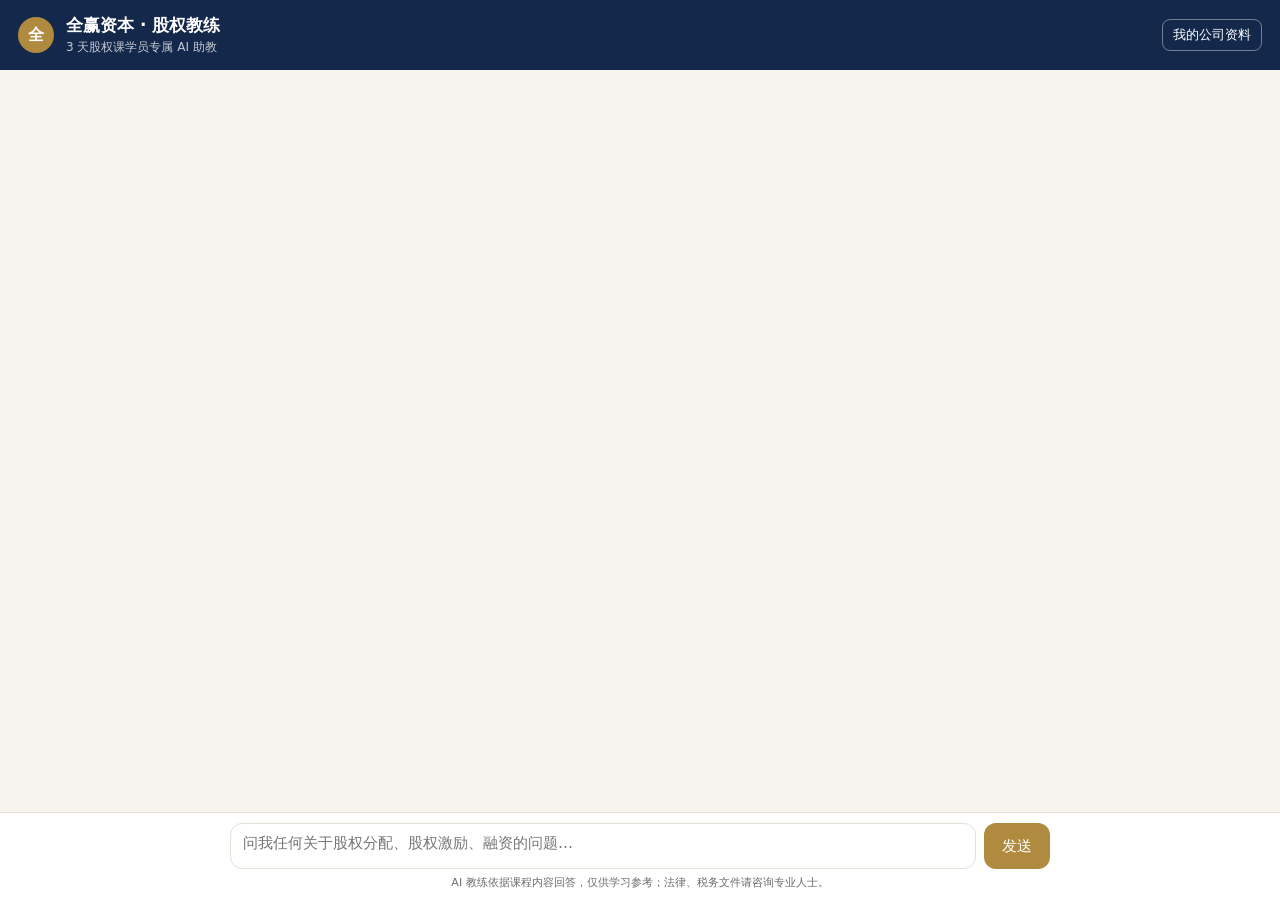
<file: ai-coach/template.html>
<!DOCTYPE html>
<html lang="zh-CN">
<head>
<meta charset="utf-8">
<meta name="viewport" content="width=device-width, initial-scale=1">
<title>全赢资本 股权教练</title>
<style>
:root{--bg:#f6f4ef;--card:#fff;--ink:#1d1d1f;--muted:#6b6b70;--gold:#b08a3e;--navy:#14284b;--line:#e4e0d6}
*{box-sizing:border-box}
body{margin:0;font-family:-apple-system,"PingFang SC","Microsoft YaHei",system-ui,sans-serif;background:var(--bg);color:var(--ink);height:100vh;display:flex;flex-direction:column}
header{background:var(--navy);color:#fff;padding:14px 18px;display:flex;align-items:center;gap:12px}
header .logo{width:36px;height:36px;border-radius:50%;background:var(--gold);display:grid;place-items:center;font-weight:700}
header h1{font-size:17px;margin:0}
header p{margin:2px 0 0;font-size:12px;opacity:.75}
header button{margin-left:auto;background:transparent;border:1px solid rgba(255,255,255,.4);color:#fff;border-radius:8px;padding:6px 10px;font-size:13px;cursor:pointer}
#chat{flex:1;overflow-y:auto;padding:18px;max-width:820px;width:100%;margin:0 auto}
.msg{margin:0 0 14px;display:flex}
.msg .b{padding:12px 14px;border-radius:14px;line-height:1.65;font-size:15px;max-width:88%;white-space:normal;word-wrap:break-word}
.msg.user{justify-content:flex-end}
.msg.user .b{background:var(--navy);color:#fff;border-bottom-right-radius:4px;white-space:pre-wrap}
.msg.bot .b{background:var(--card);border:1px solid var(--line);border-bottom-left-radius:4px}
.b h3,.b h4{margin:10px 0 4px;font-size:15px;color:var(--navy)}
.b ul,.b ol{margin:4px 0;padding-left:20px}
.b p{margin:6px 0}
.b table{border-collapse:collapse;margin:6px 0;font-size:13px}
.b td,.b th{border:1px solid var(--line);padding:4px 8px}
.chips{display:flex;flex-wrap:wrap;gap:8px;margin:4px 0 14px}
.chips button{background:#fff;border:1px solid var(--gold);color:#6e5520;border-radius:18px;padding:7px 12px;font-size:13px;cursor:pointer}
footer{border-top:1px solid var(--line);background:#fff;padding:10px}
form{display:flex;gap:8px;max-width:820px;margin:0 auto}
textarea{flex:1;resize:none;border:1px solid var(--line);border-radius:12px;padding:10px 12px;font:inherit;font-size:15px;height:46px;max-height:140px}
form button{background:var(--gold);color:#fff;border:0;border-radius:12px;padding:0 18px;font-size:15px;cursor:pointer}
form button:disabled{opacity:.5}
.note{font-size:11px;color:var(--muted);text-align:center;margin-top:6px}
#profile{position:fixed;inset:0;background:rgba(0,0,0,.45);display:none;align-items:center;justify-content:center;padding:16px}
#profile .card{background:#fff;border-radius:16px;padding:20px;max-width:440px;width:100%}
#profile h2{margin:0 0 4px;font-size:18px}
#profile p{margin:0 0 12px;color:var(--muted);font-size:13px}
#profile label{display:block;font-size:13px;margin:10px 0 4px}
#profile input,#profile textarea{width:100%;height:auto;border:1px solid var(--line);border-radius:8px;padding:8px;font:inherit;font-size:14px}
#profile .row{display:flex;gap:8px;margin-top:16px;justify-content:flex-end}
#profile .row button{border-radius:8px;padding:8px 14px;border:1px solid var(--line);background:#fff;cursor:pointer}
#profile .row .ok{background:var(--navy);color:#fff;border:0}
.err{color:#a33}
</style>
</head>
<body>
<header>
  <div class="logo">全</div>
  <div><h1>全赢资本 · 股权教练</h1><p>3 天股权课学员专属 AI 助教</p></div>
  <button id="editProfile">我的公司资料</button>
</header>
<div id="chat"></div>
<footer>
  <form id="f">
    <textarea id="q" placeholder="问我任何关于股权分配、股权激励、融资的问题…"></textarea>
    <button id="send">发送</button>
  </form>
  <div class="note">AI 教练依据课程内容回答，仅供学习参考；法律、税务文件请咨询专业人士。</div>
</footer>

<div id="profile"><div class="card">
  <h2>先认识一下你的公司</h2>
  <p>填了之后，教练会针对你的情况回答（只存在你这台设备上，可以跳过）。</p>
  <label>行业 / 做什么生意</label><input id="p_ind" placeholder="例如：餐饮连锁，4 间分店">
  <label>年营业额 / 年净利润（大约）</label><input id="p_rev" placeholder="例如：营业额 RM500 万，净利润 RM60 万">
  <label>现在的股东和比例</label><input id="p_sh" placeholder="例如：我 70%，老同学 30%">
  <label>你现在最想解决的问题</label><textarea id="p_goal" rows="2" placeholder="例如：想留住两个核心店长，也想明年融资开新店"></textarea>
  <div class="row"><button id="p_skip">跳过</button><button class="ok" id="p_save">保存</button></div>
</div></div>

<script>
const KNOWLEDGE = __KNOWLEDGE__;
const INSTRUCTIONS = __INSTRUCTIONS__;
const $ = s => document.querySelector(s);
const chat = $('#chat');
let history = [];
let profile = {};
try { profile = JSON.parse(localStorage.getItem('coach_profile') || '{}'); } catch(e) {}

function esc(s){return s.replace(/[&<>]/g,c=>({'&':'&amp;','<':'&lt;','>':'&gt;'}[c]));}
function md(src){
  const lines = esc(src).split('\n'); let out=[], list=null, table=null;
  const inline = s => s.replace(/\*\*(.+?)\*\*/g,'<b>$1</b>').replace(/`([^`]+)`/g,'<code>$1</code>');
  const close=()=>{ if(list){out.push('</'+list+'>');list=null;} if(table){out.push('</table>');table=null;} };
  for (let l of lines){
    let m;
    if (/^\s*\|.*\|\s*$/.test(l)){ if(/^\s*\|[\s:|-]+\|\s*$/.test(l)) continue;
      if(!table){close();out.push('<table>');table=1;}
      out.push('<tr>'+l.trim().slice(1,-1).split('|').map(c=>'<td>'+inline(c.trim())+'</td>').join('')+'</tr>'); continue; }
    if ((m=l.match(/^#{1,4}\s+(.*)/))){close();out.push('<h3>'+inline(m[1])+'</h3>');continue;}
    if ((m=l.match(/^\s*[-*•]\s+(.*)/))){ if(list!=='ul'){close();out.push('<ul>');list='ul';} out.push('<li>'+inline(m[1])+'</li>');continue;}
    if ((m=l.match(/^\s*\d+[.)、]\s+(.*)/))){ if(list!=='ol'){close();out.push('<ol>');list='ol';} out.push('<li>'+inline(m[1])+'</li>');continue;}
    close(); if(l.trim()) out.push('<p>'+inline(l)+'</p>');
  }
  close(); return out.join('');
}
function add(role, html){
  const d=document.createElement('div'); d.className='msg '+role;
  const b=document.createElement('div'); b.className='b'; b.innerHTML=html; d.appendChild(b);
  chat.appendChild(d); chat.scrollTop=chat.scrollHeight; return b;
}
function profileText(){
  const p=profile; if(!p.ind&&!p.rev&&!p.sh&&!p.goal) return '（学员没有填写公司资料，需要时请先询问。）';
  return `【这位学员的公司资料】\n行业：${p.ind||'未填'}\n营业额/利润：${p.rev||'未填'}\n股东结构：${p.sh||'未填'}\n最想解决的问题：${p.goal||'未填'}`;
}
function welcome(){
  const name = profile.ind ? `（${esc(profile.ind)}）` : '';
  add('bot', md(`你好，我是你的**全赢资本股权教练**${name} 👋\n\n课上学的股权分配、股权激励、融资、控股公司架构，套到你自己的公司上该怎么做，都可以问我。我会先了解你的情况，再陪你一步步想清楚。`));
  const c=document.createElement('div'); c.className='chips';
  ['我和合伙人一直 50:50，要怎么调整？','想给核心员工股份，又怕他们拿了就走','我有 3 间公司，需要成立控股公司吗？','单店融资的「优先回本」怎么设计？'].forEach(t=>{
    const b=document.createElement('button'); b.type='button'; b.textContent=t; b.onclick=()=>{c.remove();ask(t);}; c.appendChild(b);
  });
  chat.appendChild(c);
}

let sample=null, busy=false;
(async()=>{ try{ sample = await claude.use('sample'); }catch(e){} if(!sample){ add('bot','<span class="err">这个页面现在连接不上 AI，请在 claude.ai 里打开这个网址再试。</span>'); $('#send').disabled=true; } })();

async function ask(text){
  if(busy||!text.trim()) return;
  if(!sample){ return; }
  busy=true; $('#send').disabled=true;
  add('user', esc(text));
  history.push({role:'user',content:text});
  const bubble = add('bot','<span style="color:#999">教练思考中…</span>');
  const preface = INSTRUCTIONS + '\n\n' + KNOWLEDGE + '\n\n' + profileText() + '\n\n—— 以下是学员的提问 ——\n';
  const msgs = history.map((m,i)=> i===0 ? {role:'user',content:preface+m.content} : m);
  try{
    const r = await sample(msgs,{cache:false,onText:({text})=>{bubble.innerHTML=md(text);chat.scrollTop=chat.scrollHeight;}});
    bubble.innerHTML = md(r.text);
    history.push({role:'assistant',content:r.text});
  }catch(e){
    history.pop();
    bubble.innerHTML = '<span class="err">'+(e&&e.code==='rate_limited'?'问得有点快了，请稍等一下再问。':e&&e.code==='not_granted'?'需要先允许这个页面使用 Claude，请重新整理页面后点「允许」。':'刚才没有回答成功，请再发一次。')+'</span>';
  }
  busy=false; $('#send').disabled=false; chat.scrollTop=chat.scrollHeight;
}
$('#f').addEventListener('submit',e=>{e.preventDefault();const t=$('#q').value;$('#q').value='';ask(t);});
$('#q').addEventListener('keydown',e=>{ if(e.key==='Enter'&&!e.shiftKey&&!e.isComposing){e.preventDefault();$('#f').requestSubmit();} });

function openProfile(){ $('#p_ind').value=profile.ind||'';$('#p_rev').value=profile.rev||'';$('#p_sh').value=profile.sh||'';$('#p_goal').value=profile.goal||''; $('#profile').style.display='flex'; }
function closeProfile(){ $('#profile').style.display='none'; try{localStorage.setItem('coach_seen','1')}catch(e){} }
$('#editProfile').onclick=openProfile;
$('#p_skip').onclick=closeProfile;
$('#p_save').onclick=()=>{ profile={ind:$('#p_ind').value.trim(),rev:$('#p_rev').value.trim(),sh:$('#p_sh').value.trim(),goal:$('#p_goal').value.trim()}; try{localStorage.setItem('coach_profile',JSON.stringify(profile))}catch(e){} closeProfile(); add('bot',md('收到，我已经记下你的公司资料，接下来的回答都会针对你的情况。')); };

welcome();
let seen=false; try{seen=localStorage.getItem('coach_seen')}catch(e){}
if(!seen) openProfile();
</script>
</body>
</html>
</file>
<file: assets/style.css>
/* 版式：表单是单栏问卷；报告按 A4 纸设计，屏幕上预览、打印时严格分页 */
:root {
  --navy: #1E3A8A;
  --navy-deep: #13245A;
  --ink: #1B2440;
  --muted: #5D6781;
  --line: #DCE2EE;
  --paper: #FFFFFF;
  --ground: #EEF1F7;
  --gold: #B8913A;
  --good: #1F7A4D;
  --fair: #B7791F;
  --weak: #B42318;
  --sans: "Noto Sans SC", "PingFang SC", "Microsoft YaHei", "Hiragino Sans GB", sans-serif;
  --serif: "Noto Serif SC", "Songti SC", "SimSun", serif;
  color-scheme: light;
}

* { box-sizing: border-box; }
html { -webkit-text-size-adjust: 100%; }
body {
  margin: 0;
  background: var(--ground);
  color: var(--ink);
  font-family: var(--sans);
  font-size: 15px;
  line-height: 1.65;
}
h1, h2, h3, h4 { text-wrap: balance; }
button { font: inherit; cursor: pointer; }
:focus-visible { outline: 3px solid var(--gold); outline-offset: 2px; }
[hidden] { display: none !important; }

/* ---------- 填写页 ---------- */
.form-view {
  max-width: 760px;
  margin: 0 auto;
  padding-block: 40px 80px;
  padding-left: max(16px, env(safe-area-inset-left, 0px));
  padding-right: max(16px, env(safe-area-inset-right, 0px));
}
.intro { margin-bottom: 28px; }
.eyebrow { margin: 0; color: var(--gold); font-weight: 700; letter-spacing: .08em; font-size: 13px; }
.intro h1 { font-family: var(--serif); font-size: clamp(28px, 6vw, 40px); line-height: 1.2; margin: 8px 0 12px; color: var(--navy-deep); }
.lede { margin: 0 0 8px; max-width: 60ch; color: var(--muted); }
.privacy { margin: 0 0 12px; font-size: 13px; color: var(--muted); }
.link-btn { background: none; border: 0; padding: 0; color: var(--navy); text-decoration: underline; font-size: 14px; }

.block {
  background: var(--paper);
  border: 1px solid var(--line);
  border-radius: 10px;
  padding: 22px clamp(16px, 4vw, 28px);
  margin-bottom: 18px;
}
.block h2 { display: flex; flex-wrap: wrap; align-items: baseline; gap: 4px 10px; font-size: 19px; margin: 0 0 16px; color: var(--navy-deep); }
.block h2 small { flex-basis: 100%; font-size: 13px; font-weight: 400; color: var(--muted); padding-left: 38px; }
.step {
  display: inline-grid; place-items: center;
  width: 28px; height: 28px; border-radius: 50%;
  background: var(--navy); color: #fff; font-size: 14px;
}

.grid { display: grid; grid-template-columns: repeat(auto-fit, minmax(240px, 1fr)); gap: 14px 18px; }
.field { display: flex; flex-direction: column; gap: 6px; font-size: 14px; font-weight: 500; min-width: 0; }
.field em { color: var(--weak); font-style: normal; }
.field input, .field select {
  font: inherit; font-weight: 400;
  padding: 10px 12px;
  border: 1px solid #C7CFDF; border-radius: 6px;
  background: #fff; color: var(--ink);
  width: 100%;
}
.field input:focus, .field select:focus { border-color: var(--navy); outline: 2px solid rgba(30,58,138,.18); }
.field.invalid input, .field.invalid select { border-color: var(--weak); background: #FFF6F5; }

.question { border: 0; margin: 0; padding: 14px 0; border-top: 1px solid var(--line); min-width: 0; }
.question:first-of-type { border-top: 0; padding-top: 0; }
.question legend { padding: 0; margin-bottom: 10px; font-weight: 500; display: flex; gap: 10px; }
.qno { color: var(--gold); font-weight: 700; flex: none; }
.question.invalid legend { color: var(--weak); }
.question.invalid legend::after { content: "（请选择）"; font-weight: 400; }
.opts { display: grid; grid-template-columns: repeat(auto-fit, minmax(220px, 1fr)); gap: 8px; }
.opt {
  display: flex; align-items: flex-start; gap: 10px;
  padding: 10px 12px; border: 1px solid var(--line); border-radius: 6px;
  cursor: pointer; font-size: 14px; line-height: 1.5;
}
.opt:hover { border-color: #A9B6D3; }
.opt input { margin: 3px 0 0; accent-color: var(--navy); flex: none; }
.opt:has(input:checked) { border-color: var(--navy); background: #F1F4FB; }

.form-error {
  background: #FFF6F5; border: 1px solid #F2C4BF; color: var(--weak);
  border-radius: 8px; padding: 12px 16px; margin-bottom: 16px; font-size: 14px;
}
.form-error ul { margin: 6px 0 0; padding-left: 20px; }
.actions { display: flex; justify-content: flex-end; }
button.primary {
  background: var(--navy); color: #fff; border: 0; border-radius: 6px;
  padding: 12px 26px; font-weight: 700; font-size: 16px;
}
button.primary:hover { background: var(--navy-deep); }

/* ---------- 报告：屏幕预览 ---------- */
.toolbar {
  position: sticky; top: 0; z-index: 5;
  display: flex; flex-wrap: wrap; align-items: center; gap: 10px 16px;
  padding-block: 10px;
  padding-left: max(16px, env(safe-area-inset-left, 0px));
  padding-right: max(16px, env(safe-area-inset-right, 0px));
  background: var(--navy-deep); color: #fff;
}
.toolbar > button:first-child { background: transparent; color: #fff; border: 1px solid rgba(255,255,255,.4); border-radius: 6px; padding: 8px 14px; }
.toolbar-hint { flex: 1 1 240px; font-size: 13px; opacity: .8; }
.toolbar .primary { background: var(--gold); padding: 9px 20px; font-size: 15px; }
.toolbar .primary:hover { background: #A07B2C; }

.report {
  width: 210mm; max-width: 100%;
  margin: 24px auto 60px;
  font-size: 10.5pt;
  -webkit-print-color-adjust: exact; print-color-adjust: exact;
}
.cover, .flow, .back { background: var(--paper); box-shadow: 0 2px 12px rgba(19,36,90,.12); margin-bottom: 24px; }
.flow { padding: 18mm 16mm; }
.muted { color: var(--muted); }
.small { font-size: 8.5pt; }
.num { text-align: right; font-variant-numeric: tabular-nums; }

/* 封面 */
.cover {
  position: relative; overflow: hidden;
  min-height: 297mm;
  display: flex; flex-direction: column;
  padding: 20mm 18mm 16mm;
  background: var(--navy-deep); color: #fff;
}
.cover::before {
  content: ""; position: absolute; right: -40mm; top: 70mm;
  width: 150mm; height: 150mm; border-radius: 50%;
  border: 18mm solid rgba(184,145,58,.18);
}
.cover-top { display: flex; align-items: center; gap: 10px; font-weight: 500; letter-spacing: .04em; position: relative; }
.brandmark {
  display: inline-grid; place-items: center;
  width: 34px; height: 34px; border: 2px solid var(--gold); color: var(--gold);
  font-family: var(--serif); font-weight: 700; font-size: 18px;
}
.brandmark.big { width: 56px; height: 56px; font-size: 30px; }
.cover-main { margin-top: auto; position: relative; }
.cover-eyebrow { margin: 0; color: var(--gold); letter-spacing: .2em; text-transform: uppercase; font-size: 10pt; }
.cover h1 { font-family: var(--serif); font-size: 30pt; line-height: 1.25; margin: 6mm 0 8mm; max-width: 14em; }
.cover-company { margin: 0; font-size: 18pt; font-weight: 500; padding-top: 6mm; border-top: 1px solid rgba(255,255,255,.3); overflow-wrap: anywhere; }
.cover-meta { display: grid; grid-template-columns: 1fr 1fr; gap: 6mm 10mm; margin: 14mm 0 0; position: relative; }
.cover-meta dt { font-size: 8.5pt; color: rgba(255,255,255,.6); letter-spacing: .08em; }
.cover-meta dd { margin: 1mm 0 0; font-size: 11pt; font-variant-numeric: tabular-nums; }
.cover-foot { margin: 16mm 0 0; font-size: 8.5pt; color: rgba(255,255,255,.55); position: relative; }

/* 章节 */
.sec + .sec { margin-top: 14mm; }
.sec-title {
  display: flex; align-items: baseline; gap: 4mm;
  font-family: var(--serif); font-size: 17pt; color: var(--navy-deep);
  margin: 0 0 6mm; padding-bottom: 3mm; border-bottom: 2px solid var(--navy);
  break-after: avoid;
}
.sec-title span { font-family: var(--sans); font-size: 11pt; color: var(--gold); font-weight: 700; }
.sec-lede { margin: -2mm 0 5mm; color: var(--muted); }

.score-row { display: grid; grid-template-columns: 52mm 1fr; gap: 8mm; align-items: start; break-inside: avoid; }
.score-box { border: 1.5px solid currentColor; border-radius: 3mm; padding: 6mm 5mm; text-align: center; }
.score-box.grade-A { color: var(--good); }
.score-box.grade-B { color: var(--fair); }
.score-box.grade-C { color: var(--weak); }
.score-num { font-family: var(--serif); font-size: 40pt; line-height: 1; font-weight: 700; font-variant-numeric: tabular-nums; }
.score-num small { font-size: 12pt; color: var(--muted); font-weight: 400; margin-left: 1mm; }
.badge { display: inline-block; margin-top: 4mm; padding: 1.5mm 4mm; border-radius: 99px; background: currentColor; }
.badge { color: inherit; }
.score-box .badge { background: transparent; border: 1px solid currentColor; font-weight: 700; font-size: 10.5pt; }
.score-tag { margin-top: 2mm; font-size: 9pt; color: var(--ink); }
.score-text p { margin: 0 0 3mm; }

table { width: 100%; border-collapse: collapse; }
th, td { padding: 2.2mm 2.5mm; border-bottom: 1px solid var(--line); text-align: left; vertical-align: top; }
tr { break-inside: avoid; }
thead th { font-size: 8.5pt; color: var(--muted); font-weight: 500; border-bottom: 1.5px solid var(--ink); }
.profile { margin: 7mm 0; }
.profile th { width: 18%; color: var(--muted); font-weight: 400; background: #F6F8FC; }
.profile td { overflow-wrap: anywhere; }

.sw { display: grid; grid-template-columns: 1fr 1fr; gap: 6mm; break-inside: avoid; }
.sw-col { border-top: 3px solid; padding-top: 3mm; }
.sw-col.good { border-color: var(--good); }
.sw-col.weak { border-color: var(--weak); }
.sw-col h3 { margin: 0 0 2mm; font-size: 11.5pt; }
.sw-col ul { margin: 0; padding-left: 4.5mm; }
.sw-col li { margin-bottom: 1.5mm; }
.sw-col li.muted { list-style: none; margin-left: -4.5mm; }

.chart-wrap { display: grid; grid-template-columns: 1fr 52mm; gap: 6mm; align-items: center; break-inside: avoid; margin-bottom: 6mm; }
.radar { width: 100%; max-width: 110mm; height: auto; font-family: var(--sans); }
.legend p { margin: 0 0 2mm; font-size: 9pt; color: var(--muted); display: flex; align-items: center; gap: 2mm; }
.dot { width: 3mm; height: 3mm; border-radius: 50%; display: inline-block; flex: none; }
.dot.lv-good { background: var(--good); } .dot.lv-fair { background: var(--fair); } .dot.lv-weak { background: var(--weak); }

.dims td { vertical-align: middle; }
.dims tfoot td { font-weight: 700; border-bottom: 0; border-top: 1.5px solid var(--ink); }
.bar { height: 2.5mm; background: #EDF0F6; border-radius: 99px; overflow: hidden; min-width: 22mm; }
.bar i { display: block; height: 100%; border-radius: 99px; }
.bar i.lv-good { background: var(--good); } .bar i.lv-fair { background: var(--fair); } .bar i.lv-weak { background: var(--weak); }
.pill { display: inline-block; font-size: 8pt; padding: .6mm 2.4mm; border-radius: 99px; border: 1px solid; white-space: nowrap; }
.pill.lv-good { color: var(--good); } .pill.lv-fair { color: var(--fair); } .pill.lv-weak { color: var(--weak); }

.advice { border: 1px solid var(--line); border-left: 4px solid; border-radius: 2mm; padding: 4mm 5mm; margin-bottom: 5mm; break-inside: avoid; }
.advice.lv-good { border-left-color: var(--good); } .advice.lv-fair { border-left-color: var(--fair); } .advice.lv-weak { border-left-color: var(--weak); }
.advice header { display: flex; justify-content: space-between; align-items: center; gap: 4mm; margin-bottom: 2mm; }
.advice h3 { margin: 0; font-size: 12pt; color: var(--navy-deep); }
.advice ul { margin: 0; padding-left: 5mm; }
.advice li { margin-bottom: 1.2mm; }
.tips { margin-top: 3mm; padding-top: 3mm; border-top: 1px dashed var(--line); }
.tips h4 { margin: 0 0 2mm; font-size: 9.5pt; color: var(--muted); }
.tip { margin-bottom: 2.5mm; }
.tip p { margin: 0; }
.tip-q { font-weight: 500; }
.tip-q span { font-weight: 400; color: var(--muted); font-size: 9pt; margin-left: 2mm; }

.next { background: #F3F5FB; border: 1px solid #D5DCEB; border-radius: 2mm; padding: 5mm 6mm; margin-top: 6mm; break-inside: avoid; }
.next-label { margin: 0; color: var(--gold); font-weight: 700; font-size: 9pt; letter-spacing: .08em; }
.next h3 { margin: 1.5mm 0 2mm; font-family: var(--serif); font-size: 14pt; color: var(--navy-deep); }
.next p:last-child { margin: 0; }

.answers { font-size: 9pt; }
.ap-dim { font-weight: 700; color: var(--navy-deep); white-space: nowrap; }

/* 封底 */
.back {
  min-height: 297mm; display: flex; flex-direction: column;
  padding: 20mm 18mm 16mm;
}
.back-inner { margin: auto 0; text-align: center; }
.back-inner h2 { font-family: var(--serif); color: var(--navy-deep); margin: 6mm 0 2mm; font-size: 18pt; }
.back-inner p { margin: 0 0 2mm; color: var(--muted); }
.back-inner .brandmark { color: var(--navy); border-color: var(--navy); }
.disclaimer { border-top: 1px solid var(--line); padding-top: 5mm; font-size: 8.5pt; color: var(--muted); }
.disclaimer h4 { margin: 0 0 2mm; color: var(--ink); font-size: 9.5pt; }
.disclaimer p { margin: 0 0 2mm; }

/* 手机屏幕预览 */
@media screen and (max-width: 640px) {
  .report { margin-top: 12px; font-size: 13px; }
  .flow { padding: 20px 16px; }
  .cover, .back { min-height: auto; padding: 32px 20px; }
  .cover-main { margin-top: 48px; }
  .cover h1 { font-size: 26px; }
  .score-row, .sw, .chart-wrap { grid-template-columns: 1fr; }
  .dims, .answers { display: block; overflow-x: auto; }
  .profile th { width: auto; }
}

/* ---------- 打印 / 另存 PDF ---------- */
@page {
  size: A4;
  margin: 16mm 16mm 18mm;
  @bottom-left { content: "Wekah · 企业股权健康度评估报告"; font-size: 8pt; color: #8A93A8; font-family: "Noto Sans SC", sans-serif; }
  @bottom-right { content: counter(page); font-size: 8pt; color: #8A93A8; }
}
@page full { margin: 0; @bottom-left { content: none; } @bottom-right { content: none; } }

@media print {
  body { background: #fff; font-size: 10.5pt; }
  .no-print, .form-view { display: none !important; }
  .report { width: auto; margin: 0; }
  .cover, .flow, .back { box-shadow: none; margin: 0; }
  .cover, .back { page: full; height: 296mm; min-height: 0; break-after: page; }
  .back { break-before: page; break-after: auto; }
  .flow { padding: 0; }
  .sec + .sec { margin-top: 0; break-before: page; }
  .advice, .next, .score-row, .sw, .chart-wrap, tr { break-inside: avoid; }
  h2, h3, h4 { break-after: avoid; }
  p { orphans: 3; widows: 3; }
}
</file>
